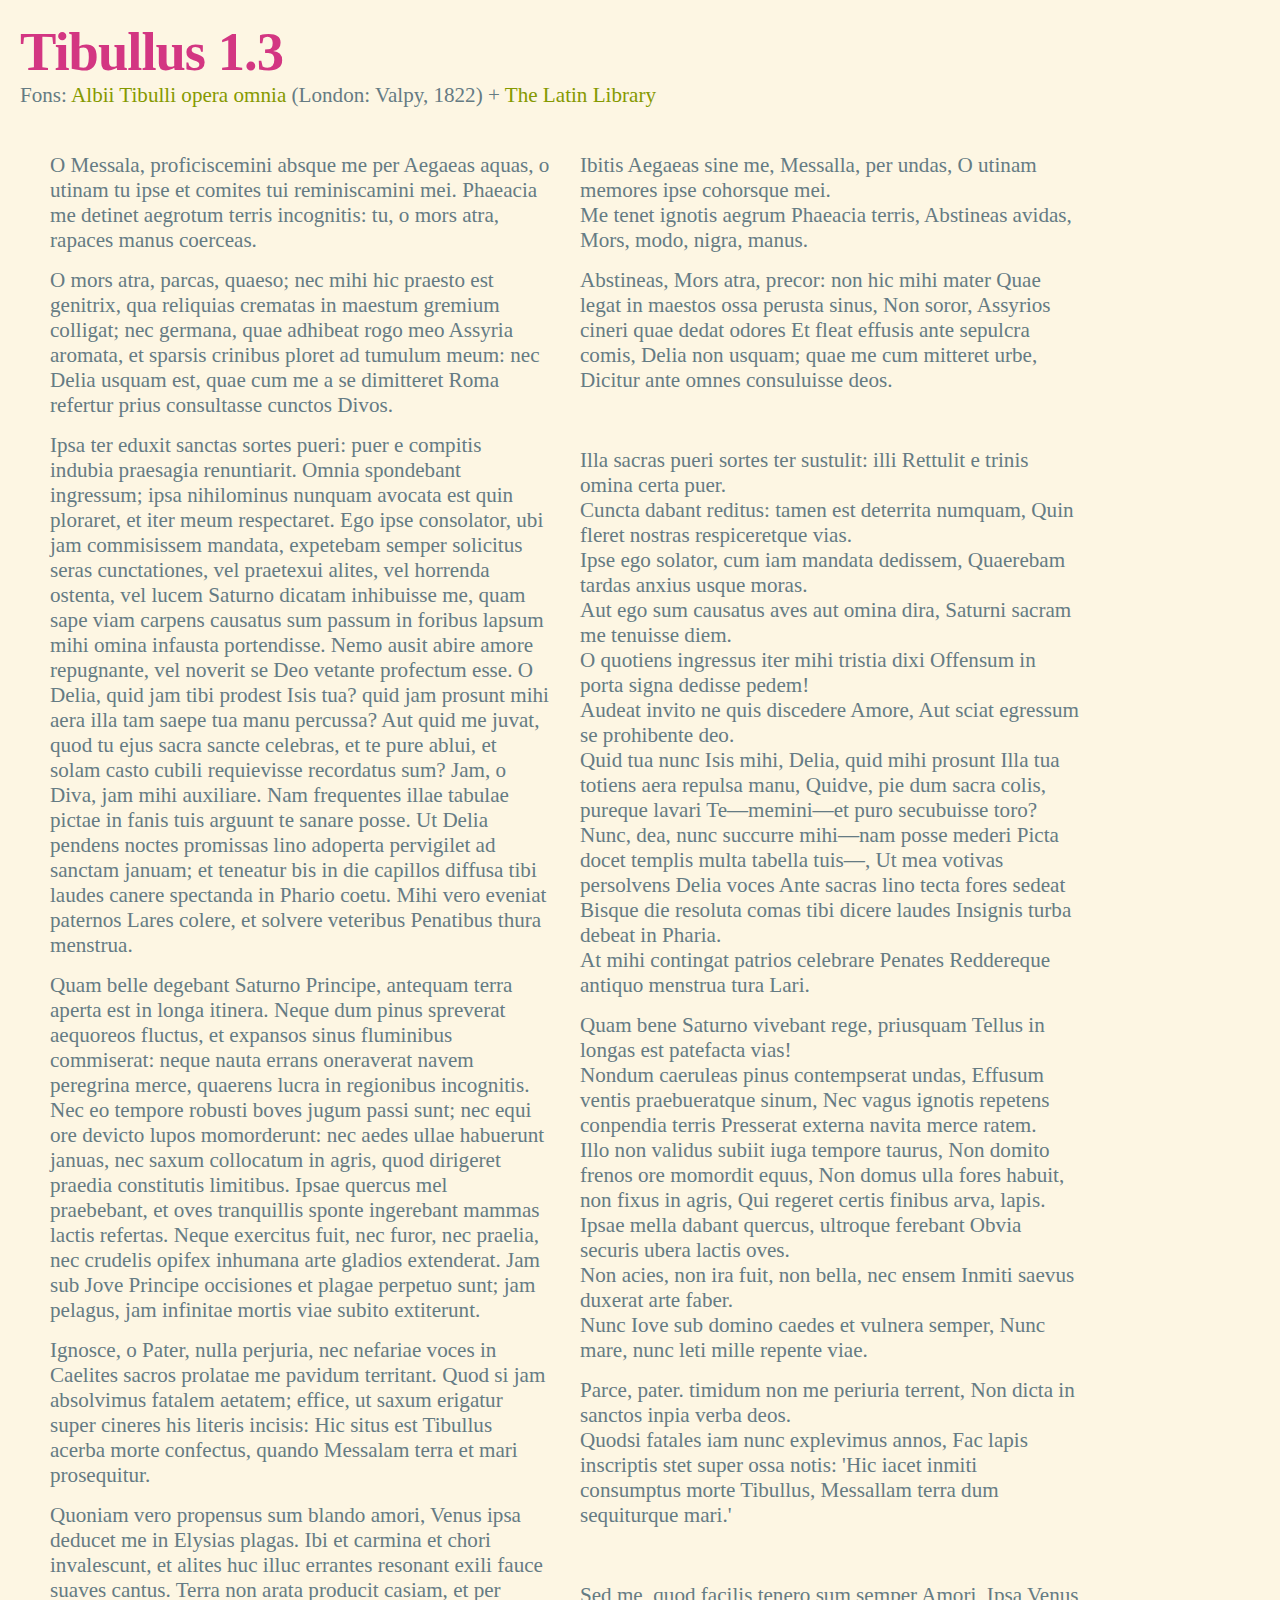
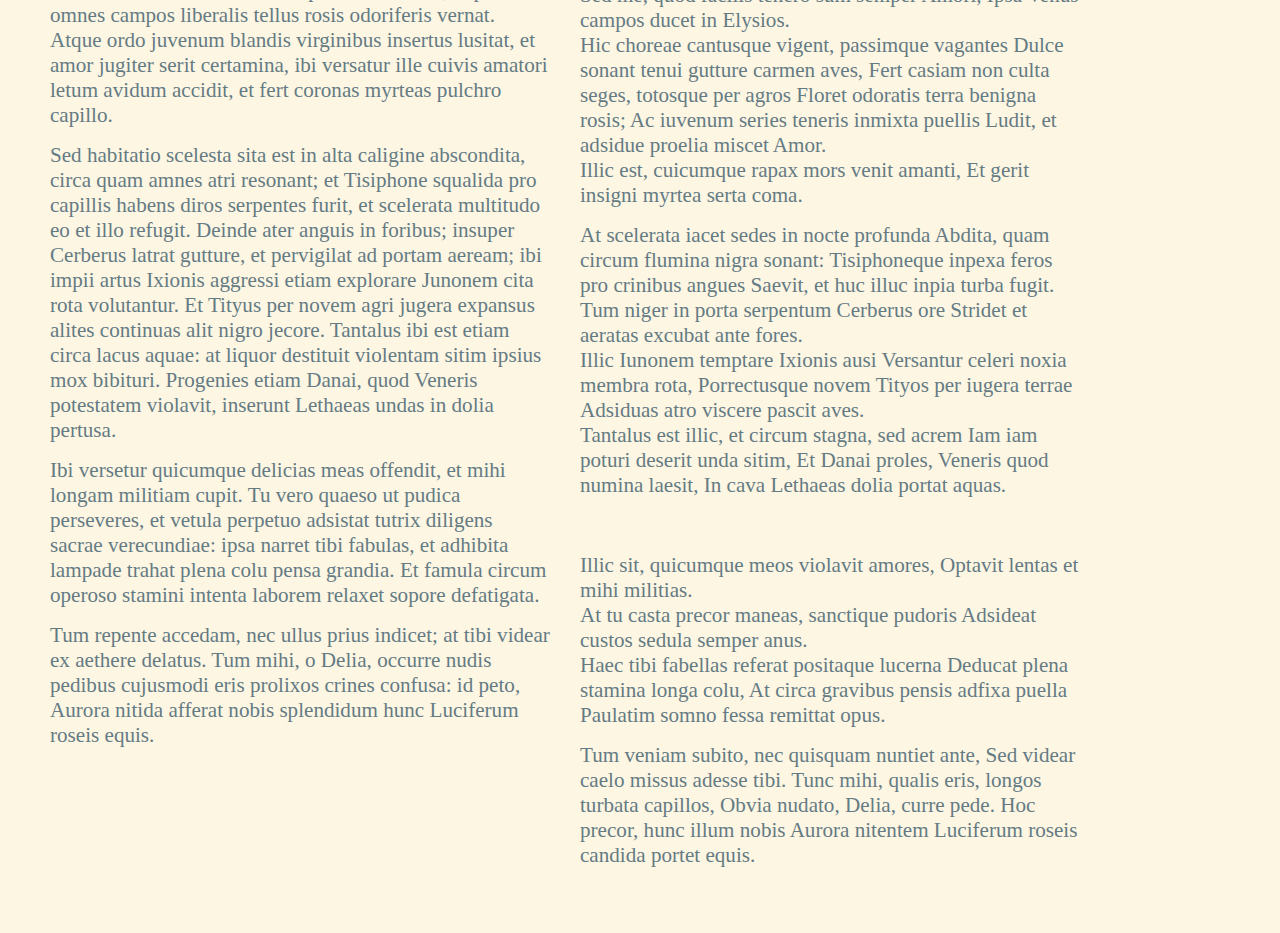
<file: index.html>
<!DOCTYPE html>
<html>

<head>
	<meta charset="UTF-8">
	
	<title>Tibulli carminum 1.3</title>
	<meta name="keywords" content="Tibullus, Latin language, parallel text, paraphrasis, Latin poetry, poetic language, elegy, learning Latin" />
	<meta name="description" content="Tibullus, elegy 1.3 in Valpy's Latin paraphrase and in the original version." />
	<meta name="author" content="Neven Jovanović, Department of Classical Philology, Faculty of Humanities and Social Sciences" />
	<meta name="revised" content="Neven Jovanović, Department of Classical Philology, Faculty of Humanities and Social Sciences, 2017-01-16" />
	
	<link rel="stylesheet" href="style.css">
	
	<script src="http://ajax.googleapis.com/ajax/libs/jquery/1.7.1/jquery.min.js"></script>
	<script src="jquery.mousewheel.js"></script>
	<script>
	$(function(){
		$("#page-wrap").wrapInner("<table cellspacing='30'><tr>");
		$(".post").wrap("<td></td>");
		$("body").mousewheel(function(event, delta) {
			this.scrollLeft -= (delta * 30);
			event.preventDefault();
		});   
	});
	</script>
</head>

<body>
	
  <h1>Tibullus 1.3</h1>
  <p>Fons: <a href="https://books.google.hr/books?id=8kZDAAAAYAAJ">Albii Tibulli opera omnia</a> (London: Valpy, 1822) + <a href="http://www.thelatinlibrary.com/tibullus1.html">The Latin Library</a></p>

	<div id="page-wrap">
		
		<div class="post">

		  <p>О Messala, proficiscemini absque me per Aegaeas aquas, o utinam tu ipse et comites tui reminiscamini mei. Phaeacia me detinet aegrotum terris incognitis: tu, o mors atra, rapaces manus coerceas. </p><p>О mors atra, parcas, quaeso; nec mihi hic praesto est genitrix, qua reliquias crematas in maestum gremium colligat; nec germana, quae adhibeat rogo meo Assyria aromata, et sparsis crinibus ploret ad tumulum meum: nec Delia usquam est, quae cum me a se dimitteret Roma refertur prius consultasse cunctos Divos. </p><p>Ipsa ter eduxit sanctas sortes pueri: puer e compitis indubia praesagia renuntiarit. Omnia spondebant ingressum; ipsa nihilominus nunquam avocata est quin ploraret, et iter meum respectaret. Ego ipse consolator, ubi jam commisissem mandata, expetebam semper solicitus seras cunctationes, vel praetexui alites, vel horrenda ostenta, vel lucem Saturno dicatam inhibuisse me, quam sape viam carpens causatus sum passum in foribus lapsum mihi omina infausta portendisse. Nemo ausit abire amore repugnante, vel noverit se Deo vetante profectum esse. O Delia, quid jam tibi prodest Isis tua? quid jam prosunt mihi aera illa tam saepe tua manu percussa? Aut quid me juvat, quod tu ejus sacra sancte celebras, et te pure ablui, et solam casto cubili requievisse recordatus sum? Jam, o Diva, jam mihi auxiliare. Nam frequentes illae tabulae pictae in fanis tuis arguunt te sanare posse. Ut Delia pendens noctes promissas lino adoperta pervigilet ad sanctam januam; et teneatur bis in die capillos diffusa tibi laudes canere spectanda in Phario coetu. Mihi vero eveniat paternos Lares colere, et solvere veteribus Penatibus thura menstrua. </p><p>Quam belle degebant Saturno Principe, antequam terra aperta est in longa itinera. Neque dum pinus spreverat aequoreos fluctus, et expansos sinus fluminibus commiserat: neque nauta errans oneraverat navem peregrina merce, quaerens lucra in regionibus incognitis. Nec eo tempore robusti boves jugum passi sunt; nec equi ore devicto lupos momorderunt: nec aedes ullae habuerunt januas, nec saxum collocatum in agris, quod dirigeret praedia constitutis limitibus. Ipsae quercus mel praebebant, et oves tranquillis sponte ingerebant mammas lactis refertas. Neque exercitus fuit, nec furor, nec praelia, nec crudelis opifex inhumana arte gladios extenderat. Jam sub Jove Principe occisiones et plagae perpetuo sunt; jam pelagus, jam infinitae mortis viae subito extiterunt. </p><p>Ignosce, o Pater, nulla perjuria, nec nefariae voces in Caelites sacros prolatae me pavidum territant. Quod si jam absolvimus fatalem aetatem; effice, ut saxum erigatur super cineres his literis incisis: Hic situs est Tibullus acerba morte confectus, quando Messalam terra et mari prosequitur. </p><p>Quoniam vero propensus sum blando amori, Venus ipsa deducet me in Elysias plagas. Ibi et carmina et chori invalescunt, et alites huc illuc errantes resonant exili fauce suaves cantus. Terra non arata producit casiam, et per omnes campos liberalis tellus rosis odoriferis vernat. Atque ordo juvenum blandis virginibus insertus lusitat, et amor jugiter serit certamina, ibi versatur ille cuivis amatori letum avidum accidit, et fert coronas myrteas pulchro capillo. </p><p>Sed habitatio scelesta sita est in alta caligine abscondita, circa quam amnes atri resonant; et Tisiphone squalida pro capillis habens diros serpentes furit, et scelerata multitudo eo et illo refugit. Deinde ater anguis in foribus; insuper Cerberus latrat gutture, et pervigilat ad portam aeream; ibi impii artus Ixionis aggressi etiam explorare Junonem cita rota volutantur. Et Tityus per novem agri jugera expansus alites continuas alit nigro jecore. Tantalus ibi est etiam circa lacus aquae: at liquor destituit violentam sitim ipsius mox bibituri. Progenies etiam Danai, quod Veneris potestatem violavit, inserunt Lethaeas undas in dolia pertusa. </p><p>Ibi versetur quicumque delicias meas offendit, et mihi longam militiam cupit. Tu vero quaeso ut pudica perseveres, et vetula perpetuo adsistat tutrix diligens sacrae verecundiae: ipsa narret tibi fabulas, et adhibita lampade trahat plena colu pensa grandia. Et famula circum operoso stamini intenta laborem relaxet sopore defatigata. </p><p>Tum repente accedam, nec ullus prius indicet; at tibi videar ex aethere delatus. Tum mihi, o Delia, occurre nudis pedibus cujusmodi eris prolixos crines confusa: id peto, Aurora nitida afferat nobis splendidum hunc Luciferum roseis equis.</p>
			

		</div>
		
		<div class="post">

			<p>Ibitis Aegaeas sine me, Messalla, per undas,
     O utinam memores ipse cohorsque mei.<br/>
Me tenet ignotis aegrum Phaeacia terris,
			  Abstineas avidas, Mors, modo, nigra, manus.</p><p>
Abstineas, Mors atra, precor: non hic mihi mater 
     Quae legat in maestos ossa perusta sinus,
Non soror, Assyrios cineri quae dedat odores
     Et fleat effusis ante sepulcra comis,
Delia non usquam; quae me cum mitteret urbe,
     Dicitur ante omnes consuluisse deos. </p><p>&nbsp;</p><p>
Illa sacras pueri sortes ter sustulit: illi
     Rettulit e trinis omina certa puer.<br/>
Cuncta dabant reditus: tamen est deterrita numquam,
     Quin fleret nostras respiceretque vias.<br/>
Ipse ego solator, cum iam mandata dedissem, 
     Quaerebam tardas anxius usque moras.<br/>
Aut ego sum causatus aves aut omina dira,
     Saturni sacram me tenuisse diem.<br/>
O quotiens ingressus iter mihi tristia dixi
     Offensum in porta signa dedisse pedem! <br/>
Audeat invito ne quis discedere Amore,
     Aut sciat egressum se prohibente deo.<br/>
Quid tua nunc Isis mihi, Delia, quid mihi prosunt
     Illa tua totiens aera repulsa manu,
Quidve, pie dum sacra colis, pureque lavari 
     Te—memini—et puro secubuisse toro?<br/>
Nunc, dea, nunc succurre mihi—nam posse mederi
     Picta docet templis multa tabella tuis—,
Ut mea votivas persolvens Delia voces
     Ante sacras lino tecta fores sedeat   
Bisque die resoluta comas tibi dicere laudes
     Insignis turba debeat in Pharia.<br/>
At mihi contingat patrios celebrare Penates
     Reddereque antiquo menstrua tura Lari.<br/>
</p><p>Quam bene Saturno vivebant rege, priusquam  
     Tellus in longas est patefacta vias!<br/>
Nondum caeruleas pinus contempserat undas,
     Effusum ventis praebueratque sinum,
Nec vagus ignotis repetens conpendia terris
     Presserat externa navita merce ratem. <br/>
Illo non validus subiit iuga tempore taurus,
     Non domito frenos ore momordit equus,
Non domus ulla fores habuit, non fixus in agris,
     Qui regeret certis finibus arva, lapis.<br/>
Ipsae mella dabant quercus, ultroque ferebant               
     Obvia securis ubera lactis oves.<br/>
Non acies, non ira fuit, non bella, nec ensem
     Inmiti saevus duxerat arte faber.<br/>
Nunc Iove sub domino caedes et vulnera semper,
     Nunc mare, nunc leti mille repente viae.               
</p><p>Parce, pater. timidum non me periuria terrent,
     Non dicta in sanctos inpia verba deos.<br/>
Quodsi fatales iam nunc explevimus annos,
     Fac lapis inscriptis stet super ossa notis:
'Hic iacet inmiti consumptus morte Tibullus,               
     Messallam terra dum sequiturque mari.'
</p><p>&nbsp;</p><p>Sed me, quod facilis tenero sum semper Amori,
     Ipsa Venus campos ducet in Elysios.<br/>
Hic choreae cantusque vigent, passimque vagantes
     Dulce sonant tenui gutture carmen aves,               
Fert casiam non culta seges, totosque per agros
     Floret odoratis terra benigna rosis;
Ac iuvenum series teneris inmixta puellis
     Ludit, et adsidue proelia miscet Amor.<br/>
Illic est, cuicumque rapax mors venit amanti,               
     Et gerit insigni myrtea serta coma.
</p><p>At scelerata iacet sedes in nocte profunda
     Abdita, quam circum flumina nigra sonant:
Tisiphoneque inpexa feros pro crinibus angues
     Saevit, et huc illuc inpia turba fugit.<br/>            
Tum niger in porta serpentum Cerberus ore
     Stridet et aeratas excubat ante fores.<br/>
Illic Iunonem temptare Ixionis ausi
     Versantur celeri noxia membra rota,
Porrectusque novem Tityos per iugera terrae               
     Adsiduas atro viscere pascit aves.<br/>
Tantalus est illic, et circum stagna, sed acrem
     Iam iam poturi deserit unda sitim,
Et Danai proles, Veneris quod numina laesit,
     In cava Lethaeas dolia portat aquas.<br/>          
</p><p>&nbsp;</p><p>Illic sit, quicumque meos violavit amores,
     Optavit lentas et mihi militias.<br/>
At tu casta precor maneas, sanctique pudoris
     Adsideat custos sedula semper anus.<br/>
Haec tibi fabellas referat positaque lucerna               
     Deducat plena stamina longa colu,
At circa gravibus pensis adfixa puella
     Paulatim somno fessa remittat opus.<br/>
</p><p>Tum veniam subito, nec quisquam nuntiet ante,
     Sed videar caelo missus adesse tibi. 
Tunc mihi, qualis eris, longos turbata capillos,
     Obvia nudato, Delia, curre pede. 
Hoc precor, hunc illum nobis Aurora nitentem
     Luciferum roseis candida portet equis. 
</p>
		</div>
		
	</div>
	
</body>

</html>
</file>
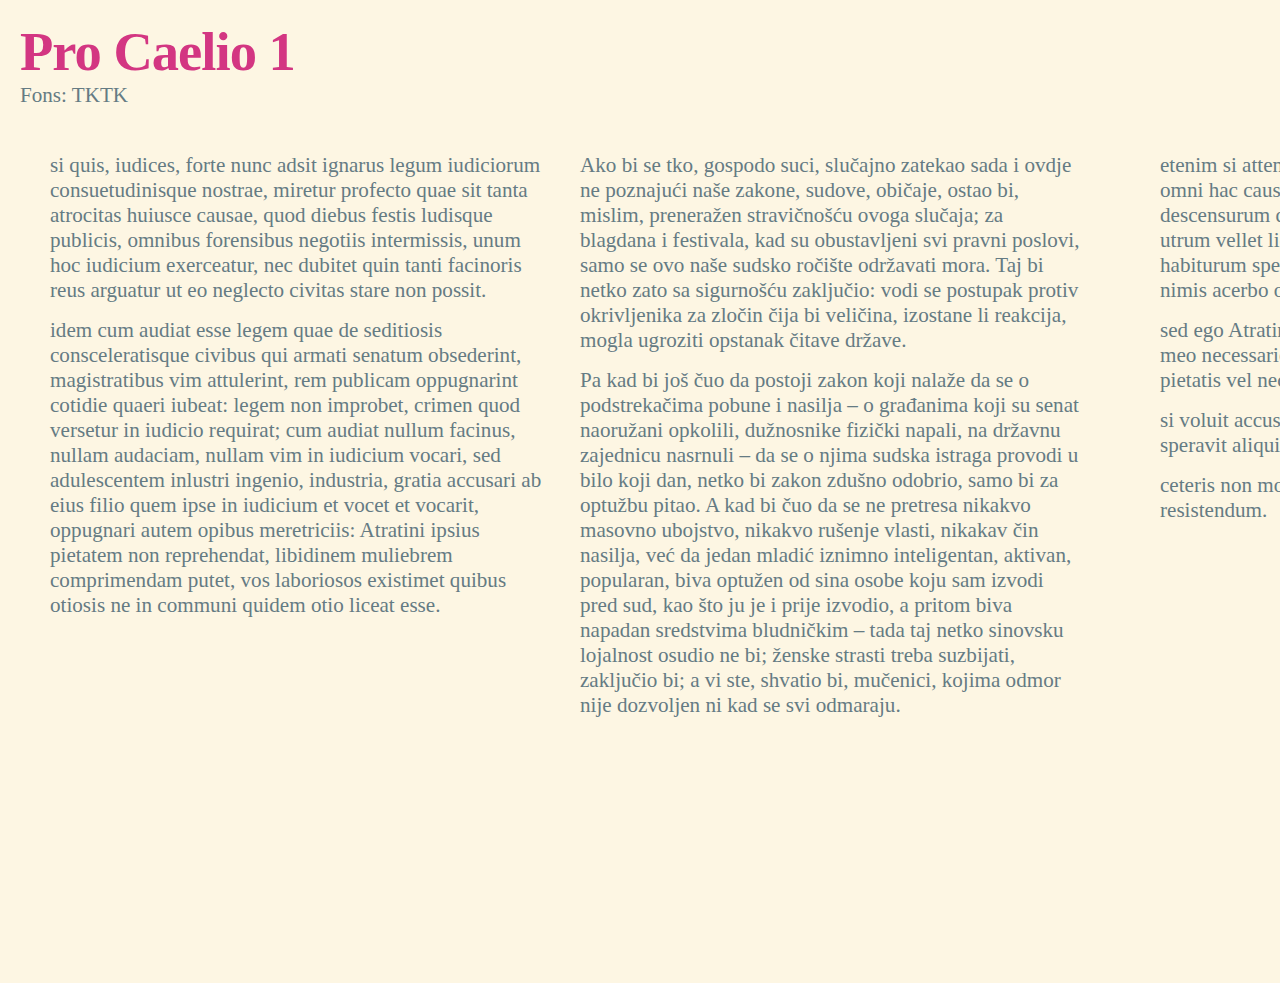
<file: procaelio-lathrv.html>
<!DOCTYPE html>
<html>

<head>
	<meta charset="UTF-8"/>
	
	<title>Ciceronis Pro Caelio oratio 1</title>
	<meta name="keywords" content="Cicero, Latin language, parallel text, paraphrasis, Latin prose, oration, rhetoric, learning Latin" />
	<meta name="description" content="Cicero, Pro Caelio 1 in Latin and Croatian." />
	<meta name="author" content="Neven Jovanović, Department of Classical Philology, Faculty of Humanities and Social Sciences" />
	<meta name="revised" content="Neven Jovanović, Department of Classical Philology, Faculty of Humanities and Social Sciences, 2021-09-13" />
	
	<link rel="stylesheet" href="style.css"/>
	
	<script src="https://ajax.googleapis.com/ajax/libs/jquery/3.6.0/jquery.min.js"></script>
	
</head>

<body>
	
  <h1>Pro Caelio 1</h1>
  <p>Fons: TKTK</p>
	<div id="page-wrap">
		<div class="post" title="1">
         <s title="1.1">si quis, iudices, forte nunc adsit ignarus legum iudiciorum consuetudinisque nostrae, miretur profecto quae sit tanta atrocitas huiusce causae, quod diebus festis ludisque publicis, omnibus forensibus negotiis intermissis, unum hoc iudicium exerceatur, nec dubitet quin tanti facinoris reus arguatur ut eo neglecto civitas stare non possit.</s>
         <s title="1.2">idem cum audiat esse legem quae de seditiosis consceleratisque civibus qui armati senatum obsederint, magistratibus vim attulerint, rem publicam oppugnarint cotidie quaeri iubeat: legem non improbet, crimen quod versetur in iudicio requirat; cum audiat nullum facinus, nullam audaciam, nullam vim in iudicium vocari, sed adulescentem inlustri ingenio, industria, gratia accusari ab eius filio quem ipse in iudicium et vocet et vocarit, oppugnari autem opibus meretriciis: Atratini ipsius pietatem non reprehendat, libidinem muliebrem comprimendam putet, vos laboriosos existimet quibus otiosis ne in communi quidem otio liceat esse.</s>
      </div>
      <div class="post" title="1">
         <s title="1.1">Ako bi se tko, gospodo suci, slučajno zatekao sada i ovdje ne poznajući naše zakone, sudove, običaje, ostao bi, mislim, preneražen stravičnošću ovoga slučaja; za blagdana i festivala, kad su obustavljeni svi pravni poslovi, samo se ovo naše sudsko ročište održavati mora. Taj bi netko zato sa sigurnošću zaključio: vodi se postupak protiv okrivljenika za zločin čija bi veličina, izostane li reakcija, mogla ugroziti opstanak čitave države.</s>
         <s title="1.2">Pa kad bi još čuo da postoji zakon koji nalaže da se o podstrekačima pobune i nasilja – o građanima koji su senat naoružani opkolili, dužnosnike fizički napali, na državnu zajednicu nasrnuli – da se o njima sudska istraga provodi u bilo koji dan, netko bi zakon zdušno odobrio, samo bi za optužbu pitao. A kad bi čuo da se ne pretresa nikakvo masovno ubojstvo, nikakvo rušenje vlasti, nikakav čin nasilja, već da jedan mladić iznimno inteligentan, aktivan, popularan, biva optužen od sina osobe koju sam izvodi pred sud, kao što ju je i prije izvodio, a pritom biva napadan sredstvima bludničkim – tada taj netko sinovsku lojalnost osudio ne bi; ženske strasti treba suzbijati, zaključio bi; a vi ste, shvatio bi, mučenici, kojima odmor nije dozvoljen ni kad se svi odmaraju.</s>
      </div>
      <div class="post" title="2">
         <s title="2.1">etenim si attendere diligenter atque existimare vere de omni hac causa volueritis, sic constituetis, iudices, nec descensurum quemquam ad hanc accusationem fuisse cui utrum vellet liceret nec, cum descendisset, quicquam habiturum spei fuisse, nisi alicuius intolerabili libidine et nimis acerbo odio niteretur.</s>
         <s title="2.2">sed ego Atratino, humanissimo atque optimo adulescenti, meo necessario, ignosco, qui habet excusationem vel pietatis vel necessitatis vel aetatis.</s>
         <s title="2.3">si voluit accusare, pietati tribuo, si iussus est, necessitati, si speravit aliquid, pueritiae.</s>
         <s title="2.4">ceteris non modo nihil ignoscendum sed etiam acriter est resistendum.</s>
      </div>
      <div class="post" title="2">
         <s title="2.1">Kako god bilo, poželite li ovaj slučaj razmotriti pomno i procijeniti realno, naći ćete, gospodo suci, da se postupak ovakve vrste ne bi usudio pokretati nitko tko može samostalno odlučivati; a kad ga je već pokrenuo, ne bi se usudio na najmanju nadu u uspjeh da nije podupiran nečijom nesnosnom požudom i nečijom pakleno ljutom mržnjom.</s>
         <s title="2.2">Ali gospodinu Atratinu, pristojnom i finom mladom čovjeku, meni bliskom, ja mogu oprostiti; opravdavaju ga ili lojalnost, ili nužda, ili dob.</s>
         <s title="2.3">Ako je tužbu sam odlučio pokrenuti, bilo je iz lojalnosti; ako su mu naredili, bilo je iz nužde; ako je imao kakvih ambicija, bilo je zbog djetinjastosti.</s>
         <s title="2.4">Drugima, međutim, ništa ne treba opraštati; dapače, valja po njima udariti svim silama.</s>
      </div>
      <div class="post" title="3">
         <s title="3.1">ac mihi quidem videtur, iudices, hic introitus defensionis adulescentiae <abbr>M.</abbr> Caeli maxime convenire, ut ad ea quae accusatores deformandi huius causa et detrahendae spoliandaeque dignitatis gratia dixerunt primum respondeam.</s>
         <s title="3.2">obiectus est pater varie, quod aut parum splendidus ipse aut parum pie tractatus a filio diceretur.</s>
         <s title="3.3">de dignitate <abbr>M.</abbr> Caelius notis ac maioribus natu etiam sine mea oratione tacitus facile ipse respondet; quibus autem propter senectutem, quod iam diu minus in foro nobiscumque versatur, non aeque est cognitus, hi sic habeant, quaecumque in equite Romano dignitas esse possit, quae certe potest esse maxima, eam semper in <abbr>M.</abbr> Caelio habitam esse summam hodieque haberi non solum a suis sed etiam ab omnibus quibus potuerit aliqua de causa esse notus.</s>
      </div>
      <div class="post" title="3">
         <s title="3.1">A po meni, gospodo suci, sljedeći se pristup obrani čini u najboljem skladu s Celijevom mladošću: na ono što su tužitelji rekli kako bi čovjeka ocrnili te mu dostojanstvo oduzeli i oteli, na to ću prvo odgovoriti.</s>
         <s title="3.2">Prigovara se zbog oca, po više osnova: ili je sam taj gospodin nedovoljno ugledan, ili se prema njemu sin, navodno, odnosio s nedovoljnim poštovanjem.</s>
         <s title="3.3">Na prigovor o ugledu gospodin će Celije znancima i starijima, i bez mojeg govora, i šutke, posve lako sam odgovoriti; a kome zbog svoje starosti, budući da već dugo ne dolazi na trg i među nas, nije dostatno poznat, ti neka pamte: kakva god u rimskoga ekvita može biti ugleda (a može ga biti, naravno, u najvećoj mogućoj mjeri), on je oduvijek iznimno krasio gospodina Celija, te ga i danas krasi; štuju ga ne samo njegovi, nego svi koji su se iz ma kojeg razloga mogli s njime upoznati.</s>
      </div>
      <div class="post" title="4">
         <s title="4.1">equitis autem Romani esse filium criminis loco poni ab accusatoribus neque his iudicantibus oportuit neque defendentibus nobis.</s>
         <s title="4.2">nam quod de pietate dixistis, est ista quidem nostra existimatio sed iudicium certe parentis.</s>
         <s title="4.3">quid nos opinemur audietis ex iuratis; quid parentes sentiant lacrimae matris incredibilisque maeror, squalor patris et haec praesens maestitia quam cernitis luctusque declarat.</s>
      </div>
      <div class="post" title="4">
         <s title="4.1">A to da je netko sin rimskoga ekvita ne bi se smjelo kao optužba iznositi niti pred ovakvom porotom niti preda mnom kao braniteljem.</s>
         <s title="4.2">U vezi s vašom izjavom o poštovanju, to je, slažem se, stvar procjene, ali konačan sud mora svakako donijeti sam roditelj.</s>
         <s title="4.3">Koji je naš stav, čut ćete od zakletih svjedoka; što osjećaju roditelji, jasno pokazuju majčine suze i neizreciva tuga, očeva potištenost i ovaj jad koji promatrate, jad i žalost.</s>
      </div>
      <div class="post" title="5">
         <s title="5.1">nam quod est obiectum municipibus esse adulescentem non probatum suis, nemini umquam praesenti †Praestutiani† maiores honores habuerunt, iudices, quam absenti <abbr>M.</abbr> Caelio; quem et absentem in amplissimum ordinem cooptarunt et ea non petenti detulerunt quae multis petentibus denegarunt.</s>
         <s title="5.2">idemque nunc lectissimos viros et nostri ordinis et equites Romanos cum legatione ad hoc iudicium et cum gravissima atque ornatissima laudatione miserunt.</s>
         <s title="5.3">videor mihi iecisse fundamenta defensionis meae, quae firmissima sunt si nituntur iudicio suorum.</s>
         <s title="5.4">neque enim vobis satis commendata huius aetas esse posset, si non modo parenti, tali viro, verum etiam municipio tam inlustri ac tam gravi displiceret.</s>
      </div>
      <div class="post" title="5">
         <s title="5.1">U vezi s tvrdnjom da je mladić izazvao nezadovoljstvo svojih sugrađana, nikad ni u čijoj prisutnosti nisu Pretutijani iskazivali veće počasti, gospodo suci, nego u odsutnosti gospodina Marka Celija; ne samo da su ga odsutnoga uključili u svoje najuglednije tijelo, nego su mu i bez njegova traženja dodijelili ono što su uskratili mnogima koji jesu tražili.</s>
         <s title="5.2">Isti su oni sada na ovo suđenje odaslali najistaknutiju gospodu, i članove našeg tijela i rimske ekvite, s predstavničkim ovlastima i s važnom i elokventnom pohvalom.</s>
         <s title="5.3">Time sam, smatram, za svoju obranu postavio temelje, i to najčvršće, budući da se oslanjaju na potvrdu bližnjih ovdje prisutnoga.</s>
         <s title="5.4">Za mladost toga čovjeka ne bi se nipošto moglo adekvatno jamčiti kad bi protiv njega nešto imali bilo roditelj, takav istaknut gospodin, bilo municipij tako ugledan i tako relevantan.</s>
      </div>
      <div class="post" title="6">
         <s title="6.1">equidem, ut ad me revertar, ab his fontibus profluxi ad hominum famam, et meus hic forensis labor vitaeque ratio demanavit ad existimationem hominum paulo latius commendatione ac iudicio meorum.</s>
         <s title="6.1">nam quod obiectum est de pudicitia quodque omnium accusatorum non criminibus sed vocibus maledictisque celebratum est, id numquam tam acerbe feret <abbr>M.</abbr> Caelius ut eum paeniteat non deformem esse natum.</s>
         <s title="6.2">sunt enim ista maledicta pervolgata in omnis quorum in adulescentia forma et species fuit liberalis.</s>
         <s title="6.3">sed aliud est male dicere, aliud accusare.</s>
         <s title="6.4">accusatio crimen desiderat, rem ut definiat, hominem notet, argumento probet, teste confirmet; maledictio autem nihil habet propositi praeter contumeliam; quae si petulantius iactatur, convicium, si facetius, urbanitas nominatur.</s>
      </div>
      <div class="post" title="6">
         <s title="6.1">Pa i osobno sam, da spomenem i sebe, s takva jednog izvora krenuo prema popularnosti u narodu, i ovi su moji javni napori i životna načela naišli na nešto šire odobravanje upravo osnaženi jamčenjem i potvrdom mojih bližnjih.</s>
         <s title="6.1">Što se tiče predbacivanja na račun moralnosti, onih koja su svi tužitelji višekratno iznosili ne potkrepljujući ih konkretnim optužbama već insinuacijama i uvredama, ta predbacivanja gospodina Celija nipošto neće pogoditi u tolikoj mjeri da požali što se nije rodio ružan.</s>
         <s title="6.2">Takve se zlobne priče, znamo, šire o svima koji su u mladosti bili pristojne i skladne vanjštine.</s>
         <s title="6.3">Ali jedno je tračati, drugo tužiti na sudu.</s>
         <s title="6.4">Tužiteljska zadaća traži optužbu, definirano djelo, imenovanu osobu, jasno obrazloženje, potvrdu svjedoka; za vrijeđanje ne treba ništa osim zlobe; ako je vrijeđanje bezobraznije, zovemo ga prostotom, ako je kultiviranije, zovemo ga duhovitošću.</s>
      </div>
      <div class="post" title="7">
         <s title="7.1">quam quidem partem accusationis admiratus sum et moleste tuli potissimum esse Atratino datam.</s>
         <s title="7.2">neque enim decebat neque aetas illa postulabat neque, id quod animum advertere poteratis, pudor patiebatur optimi adulescentis in tali illum oratione versari.</s>
         <s title="7.3">vellem aliquis ex vobis robustioribus hunc male dicendi locum suscepisset; aliquanto liberius et fortius et magis more nostro refutaremus istam male dicendi licentiam.</s>
         <s title="7.4">tecum, Atratine, agam lenius, quod et pudor tuus moderatur orationi meae et meum erga te parentemque tuum beneficium tueri debeo.</s>
      </div>
      <div class="post" title="7">
         <s title="7.1">Za taj sam se, dakle, dio optužbe začudio, i teško mi je palo, što je dodijeljen upravo gospodinu Atratinu.</s>
         <s title="7.2">To nije bilo u redu; njegova dob nije tome bila prikladna i, kao što ste mogli zapaziti, pristojnost toga odličnog mladog čovjeka teško se nosila s takvim govorničkim pristupom.</s>
         <s title="7.3">Bilo bi mi drago da je netko od vas veterana preuzeo taj zadatak zlobnog vrijeđanja; nešto bismo slobodnije i jače i više u vlastitom stilu pobili tu razuzdanost zločestoće.</s>
         <s title="7.4">S vama, gospodine Atratine, bit ću blaži, kako zato što vaša pristojnost postavlja granice mojim riječima, tako i zato što moram poštivati lojalnost koja me veže s vama i vašim roditeljem.</s>
      </div>
      <div class="post" title="8">
         <s title="8.1">illud tamen te esse admonitum volo, primum ut qualis es talem te omnes esse existiment, ut quantum a rerum turpitudine abes tantum te a verborum libertate seiungas; deinde ut ea in alterum ne dicas quae, cum tibi falso responsa sint, erubescas.</s>
         <s title="8.2">quis est enim cui via ista non pateat, quis est qui huic aetati atque isti dignitati non possit quam velit petulanter, etiam si sine ulla suspicione, at non sine argumento male dicere?</s>
         <s title="8.3">sed istarum partium culpa est eorum qui te agere voluerunt; laus pudoris tui, quod ea te invitum dicere videbamus, ingeni, quod ornate politeque dixisti.</s>
      </div>
      <div class="post" title="8">
         <s title="8.1">Htio bih vas ipak upozoriti na sljedeće: prvo, kakvi jeste, takvim neka vas svi i smatraju, pa se onoliko koliko ste udaljeni od sramotna ponašanja ogradite i od slobodna izražavanja; potom, drugome nemojte govoriti ono za što biste, da se vama neosnovano predbacuje, morali pocrvenjeti.</s>
         <s title="8.2">Pa kome od nas nije otvoren takav put, tko ne bi mogao ovakvu dob i takvu skladnost zlobno vrijeđati, svakako bez ikakva osnova za sumnju, ali ne bez polazišta za izmišljanje?</s>
         <s title="8.3">No, krivnja za preuzimanje takve uloge na onima je koji su htjeli da nastupite pred sudom; na čast je vašoj pristojnosti što smo vidjeli da o svemu tome govorite nevoljko, a na čast je talentu što ste govorili elegantno i dotjerano.</s>
      </div>
      <div class="post" title="9">
         <s title="9.1">verum ad istam omnem orationem brevis est defensio.</s>
         <s title="9.2">nam quoad aetas <abbr>M.</abbr> Caeli dare potuit isti suspicioni locum, fuit primum ipsius pudore, deinde etiam patris diligentia disciplinaque munita.</s>
         <s title="9.3">qui ut huic togam virilem dedit — nihil dicam hoc loco de me; tantum sit quantum vos existimatis; hoc dicam, hunc a patre continuo ad me esse deductum — nemo hunc <abbr>M.</abbr> Caelium in illo aetatis flore vidit nisi aut cum patre aut mecum aut in <abbr>M.</abbr> Crassi castissima domo cum artibus honestissimis erudiretur.</s>
      </div>
      <div class="post" title="9">
         <s title="9.1">Protiv čitavog toga vašeg govora, međutim, obrana je kratka.</s>
         <s title="9.2">U mjeri u kojoj je mladost gospodina Celija mogla dati povoda za vaše insinuacije, ta je mladost bila zaštićena prvo čednošću njega samog, a potom i očevim angažmanom i odgojem.</s>
         <s title="9.3">A kad je otac gospodinu Celiju dao mušku togu – na ovom mjestu ni riječi o meni; to neka vrijedi onoliko koliko smatrate da vrijedi; reći ću tek sljedeće: otac ga je smjesta doveo k meni – nitko ovdje prisutnog gospodina Celija, u tom tadašnjem procvatu mladenaštva, nije vidio bez oca, ili bez mene, ili izvan čestita doma gospodina Krasa, gdje se obrazovao u najčasnijim umijećima.</s>
      </div>
      <div class="post" title="10">
         <s title="10.1">nam quod Catilinae familiaritas obiecta Caelio est, longe ab ista suspicione abhorrere debet.</s>
         <s title="10.2">hoc enim adulescente scitis consulatum mecum petisse Catilinam.</s>
         <s title="10.3">ad quem si accessit aut si a me discessit umquam — quamquam multi boni adulescentes illi homini nequam atque improbo studuerunt — tum existimetur Caelius Catilinae nimium familiaris fuisse.</s>
         <s title="10.4">at enim postea scimus et vidimus esse hunc in illius etiam amicis.</s>
         <s title="10.5">quis negat?</s>
         <s title="10.6">sed ego illud tempus aetatis quod ipsum sua sponte infirmum, aliorum autem libidine infestum est, id hoc loco defendo.</s>
         <s title="10.7">fuit adsiduus mecum praetore me; non noverat Catilinam; Africam tum praetor ille obtinebat.</s>
         <s title="10.8">secutus est tum annus, causam de pecuniis repetundis Catilina dixit.</s>
         <s title="10.9">mecum erat hic; illi ne advocatus quidem venit umquam.</s>
         <s title="10.10">deinceps fuit annus quo ego consulatum petivi; petebat Catilina mecum.</s>
         <s title="10.11">numquam ad illum accessit, a me numquam recessit.</s>
      </div>
      <div class="post" title="10">
         <s title="10.1">Bliskost s Katilinom predbačena je gospodinu Celiju.</s>
         <s title="10.2">Što se toga tiče, od osnova za sumnju nužno je miljama udaljen.</s>
         <s title="10.3">Naime, na pragu Celijeve mladosti, kako znate, Katilina se protiv mene natjecao za konzulsku čast.</s>
         <s title="10.4">Da se Katilini približio, ili da se od mene ikad udaljio – mada su mnogi valjani mladići bili na strani onoga opasnog i nepoštenog čovjeka – tada bi se moglo smatrati da je gospodin Celije bio Katilini odviše blizak.</s>
         <s title="10.5">Kasnije, međutim, znamo i vidjeli smo da je Celije čak bio među njegovim prijateljima.</s>
         <s title="10.6">Tko bi to porekao?</s>
         <s title="10.7">Ali ja na ovom mjestu branim ono životno doba koje je samo po sebi voljom nejako, a tuđom požudom opsjedano.</s>
         <s title="10.8">Zaista, bio je neprestano uza me za moje preture; Katilinu nije ni upoznao; taj je tada bio u Africi kao propretor.</s>
         <s title="10.9">Prošla je godina dana, Katilina je morao odgovarati zbog zloupotrebe dužnosti.</s>
         <s title="10.10">Celije je i dalje bio uza me, Katilini se nije približio čak ni kao pravni savjetnik, ni u jednom času.</s>
         <s title="10.11">Potom je došla godina kad sam se kandidirao za konzula; Katilina se kandidirao sa mnom.</s>
         <s title="10.12">Nikada njemu nije prišao, od mene nikad nije odstupio.</s>
      </div>
      <div class="post" title="11">
         <s title="11.1">tot igitur annos versatus in foro sine suspicione, sine infamia, studuit Catilinae iterum petenti.</s>
         <s title="11.2">quem ergo ad finem putas custodiendam illam aetatem fuisse?</s>
         <s title="11.3">nobis quidem olim annus erat unus ad cohibendum bracchium toga constitutus, et ut exercitatione ludoque campestri tunicati uteremur, eademque erat, si statim merere stipendia coeperamus, castrensis ratio ac militaris.</s>
         <s title="11.4">qua in aetate nisi qui se ipse sua gravitate et castimonia et cum disciplina domestica tum etiam naturali quodam bono defenderet, quoquo modo a suis custoditus esset, tamen infamiam veram effugere non poterat.</s>
         <s title="11.5">sed qui prima illa initia aetatis integra atque inviolata praestitisset, de eius fama ac pudicitia, cum iam sese conroboravisset ac vir inter viros esset, nemo loquebatur.</s>
      </div>
      <div class="post" title="11">
         <s title="11.1">Pošto je, dakle, toliko godina proveo u javnom životu bez najmanjeg osnova za sumnju, bez sramote, stao je na Katilininu stranu kad se ovaj drugi put kandidirao.</s>
         <s title="11.2">Dobro, što mislite, dokle je valjalo bdjeti nad tom mladošću?</s>
         <s title="11.3">U naše smo vrijeme imali jednu jedinu godinu dana da ruku sakrivamo togom, i da u tunici treniramo gimnastiku i atletiku, i isto toliko (ako bismo odmah počeli služiti vojni rok) za logorsku i borbenu obuku.</s>
         <s title="11.4">A u takvoj dobi, ako se netko nije sam branio svojom moralnošću i čednošću, svojim kućnim odgojem kao i nekom prirodnom valjanošću, ma koliko ga njegovi bližnji čuvali, ipak nije mogao izbjeći onaj pravi zao glas.</s>
         <s title="11.5">Nasuprot tome, tko je sam početak mladosti očuvao neokrnjenim i neokaljanim, o njegovoj reputaciji i čistoći, pošto je već očvrsnuo i postao muškarac među muškarcima, nitko više ne bi širio glasine.</s>
      </div>
      <div class="post" title="12">
         <s title="12.1">at studuit Catilinae, cum iam aliquot annos esset in foro, Caelius.</s>
         <s title="12.2">et multi hoc idem ex omni ordine atque ex omni aetate fecerunt.</s>
         <s title="12.3">habuit enim ille, sicuti meminisse vos arbitror, permulta maximarum non expressa signa sed adumbrata virtutum.</s>
         <s title="12.4">utebatur hominibus improbis multis; et quidem optimis se viris deditum esse simulabat.</s>
         <s title="12.5">erant apud illum inlecebrae libidinum multae; erant etiam industriae quidam stimuli ac laboris.</s>
         <s title="12.6">flagrabant vitia libidinis apud illum; vigebant etiam studia rei militaris.</s>
         <s title="12.7">neque ego umquam fuisse tale monstrum in terris ullum puto, tam ex contrariis diversisque inter se pugnantibus naturae studiis cupiditatibusque conflatum.</s>
      </div>
      <div class="post" title="12">
         <s title="12.1">Ali stao je na stranu Katiline, pošto je već nekoliko godina proveo u javnom životu, naš gospodin Celije.</s>
         <s title="12.2">Stali su i mnogi iz svakog staleža i svake životne dobi.</s>
         <s title="12.3">Katilina je bio, naime, čovjek (kao što ćete se, držim, sjetiti) s bezbroj crta najvećih vrlina – ne jasno izraženih, ali nagoviještenih.</s>
         <s title="12.4">Bio je povezan s brojnim opasnim ljudima, no hinio je da je odan najboljima.</s>
         <s title="12.5">Nudio je obilje mamaca za požudu, a i neki impuls energije i djelovanja.</s>
         <s title="12.6">Požar izopačenih požuda gorio je u njemu, a imao je i živ interes za vojno umijeće.</s>
         <s title="12.7">Po mojoj procjeni, takvo čudovište nikad nije na svijetu postojalo, takva slitina suprotstavljenih, proturječnih, međusobno poništavajućih, a urođenih težnji i nagona.</s>
      </div>
      <div class="post" title="13">
         <s title="13.1">quis clarioribus viris quodam tempore iucundior, quis turpioribus coniunctior? quis civis meliorum partium aliquando, quis taetrior hostis huic civitati? quis in voluptatibus inquinatior, quis in laboribus patientior? quis in rapacitate avarior, quis in largitione effusior?</s>
         <s title="13.2">illa vero, iudices, in illo homine admirabilia fuerunt, comprehendere multos amicitia, tueri obsequio, cum omnibus communicare quod habebat, servire temporibus suorum omnium pecunia, gratia, labore corporis, scelere etiam, si opus esset, et audacia, versare suam naturam et regere ad tempus atque huc et illuc torquere ac flectere, cum tristibus severe, cum remissis iucunde, cum senibus graviter, cum iuventute comiter, cum facinerosis audaciter, cum libidinosis luxuriose vivere.</s>
      </div>
      <div class="post" title="13">
         <s title="13.1">Tko je u jedno doba bio uglednijim ljudima draži od njega, tko besramnijima bliži? Tko je nekoć bio građanin pozitivnije orijentacije, tko gnjusniji dušmanin ovoj državi? Tko je u užicima bio razvratniji, tko u naporima izdržljiviji? Tko u otimačini nezajažljiviji, tko u donacijama izdašniji?</s>
         <s title="13.2">Upravo su nevjerojatna bila, gospodo, svojstva u tome čovjeku: organizirano povezivanje mnogih, štićenje odanošću, dijeljenje svojine sa svima, potpomaganje svojih novcem, utjecajem, tjelesnim naporom, pa i, kad je bilo potrebno, zlodjelom i riskiranjem; preoblikovanje vlastite naravi i prilagođavanje okolnostima, povijanje i skretanje sad ovamo, sad onamo; s puritancima disciplinirano ponašanje, s liberalnima zaigrano, sa starcima dostojanstveno, s omladinom šarmantno, s radikalima neustrašivo, s hedonistima razulareno.</s>
      </div>
      <div class="post" title="14">
         <s title="14.1">hac ille tam varia multiplicique natura cum omnis omnibus ex terris homines improbos audacisque conlegerat, tum etiam multos fortis viros et bonos specie quadam virtutis adsimulatae tenebat.</s>
         <s title="14.2">neque  umquam ex illo delendi huius imperi tam consceleratus impetus exstitisset, nisi tot vitiorum tanta immanitas quibusdam facilitatis et patientiae radicibus niteretur.</s>
         <s title="14.3">qua re ista condicio, iudices, respuatur, nec Catilinae familiaritatis crimen haereat.</s>
         <s title="14.4">est enim commune cum multis et cum quibusdam bonis.</s>
         <s title="14.5">me ipsum, me, inquam, quondam paene ille decepit, cum et civis mihi bonus et optimi cuiusque cupidus et firmus amicus ac fidelis videretur; cuius ego facinora oculis prius quam opinione, manibus ante quam suspicione deprendi.</s>
         <s title="14.6">cuius in magnis catervis amicorum si fuit etiam Caelius, magis est ut ipse moleste ferat errasse se, sicuti non numquam in eodem homine me quoque erroris mei paenitet, quam ut istius amicitiae crimen reformidet.</s>
      </div>
      <div class="post" title="14">
         <s title="14.1">Zahvaljujući svojoj mnogostranoj i fleksibilnoj naravi taj je čovjek uspio ne samo okupiti sve sumnjive i opasne osobe sa svih strana svijeta, nego je i mnogu vrlu i valjanu gospodu opčinio svojevrsnim sjajem hinjene vrline.</s>
         <s title="14.2">Nikad on ne bi uspio organizirati tako razoran pokušaj rušenja ove vlasti da se ekstremizam njegovih bezbrojnih poroka nije oslanjao na neke temelje pristupačnosti i samokontrole.</s>
         <s title="14.3">Iz tih razloga ovaj napad, gospodo suci, valja odlučno odbaciti; optužba za bliskost s Katilinom nije održiva.</s>
         <s title="14.4">Ona, naime, može pogoditi mnoge, pa i poneke od najboljih među nama.</s>
         <s title="14.5">I mene je, upravo mene, gospodo, taj čovjek u jednom času gotovo prevario, kad mi se valjanim građaninom prikazao i pristalicom najviših ideala i pouzdanim i vjernim saveznikom; sam sam se u njegove zločine prije uvjerio očima nego očekivanjima, prije sam ih imao u rukama nego na umu.</s>
         <s title="14.6">Među nepreglednom masom saveznika takve individue ako je bio i gospodin Celije, treba mu prije biti žao što je pogriješio – kao što se i ja često kajem zbog greške u vezi s tim čovjekom – nego što treba strahovati od optužbe za savezništvo s Katilinom.</s>
      </div>
      <div class="post" title="15">
         <s title="15.1">itaque a maledictis impudicitiae ad coniurationis invidiam oratio est vestra delapsa.</s>
         <s title="15.2">posuistis enim, atque id tamen titubanter et strictim, coniurationis hunc propter amicitiam Catilinae participem fuisse; in quo non modo crimen non haerebat sed vix diserti adulescentis cohaerebat oratio.</s>
         <s title="15.3">qui enim tantus furor in Caelio, quod tantum aut in moribus naturaque volnus aut in re atque fortuna? ubi denique est in ista suspicione Caeli nomen auditum?</s>
         <s title="15.4">nimium multa de re minime dubia loquor; hoc tamen dico.</s>
         <s title="15.5">non modo si socius coniurationis, sed nisi inimicissimus istius sceleris fuisset, numquam coniurationis accusatione adulescentiam suam potissimum commendare voluisset.</s>
      </div>
      <div class="post" title="15">
         <s title="15.1">Tako je s kleveta o nemoralu vaš govor skliznuo u poticanje zazora zbog urote.</s>
         <s title="15.2">Ustvrdili ste, naime, pa i to tek s oklijevanjem i neodređenošću, da je gospodin Celije bio sudionik u uroti – zbog bliskosti s Katilinom; pritom ne samo da optužba nije stajala nego je i govor elokventnog mladića bio jedva suvisao.</s>
         <s title="15.3">Ta gdje u Celiju ima radikalnog bjesnila, koja je to rana otvorena u njegovu karakteru i naravi, ili u imetku i situaciji?  Napokon, gdje se u cijeloj toj aferi čulo Celijevo ime?</s>
         <s title="15.4">Previše govorim o nimalo dvojbenoj stvari; ipak, reći ću još ovo.</s>
         <s title="15.5">U slučaju da je imao veze s urotom – štoviše, u ma kojem slučaju osim da nije bio najveći protivnik toga zločinstva – nikad se ne bi usudio vrline svoje mladosti isticati pokretanjem tužbe zbog sudjelovanja u uroti.</s>
      </div>
      <div class="post" title="16">
         <s title="16.1">quod haud scio an de ambitu et de criminibus istis sodalium ac sequestrium, quoniam huc incidi, similiter respondendum putem.</s>
         <s title="16.2">numquam enim tam Caelius amens fuisset ut, si sese isto infinito ambitu commaculasset, ambitus alterum accusaret, neque eius facti in altero suspicionem quaereret cuius ipse sibi perpetuam licentiam optaret, nec, si sibi semel periculum ambitus subeundum putaret, ipse alterum iterum ambitus crimine arcesseret.</s>
         <s title="16.3">quod quamquam nec sapienter et me invito facit, tamen est eius modi cupiditas ut magis insectari alterius innocentiam quam de se timide cogitare videatur.</s>
      </div>
      <div class="post" title="16">
         <s title="16.1">Čini mi se posve prihvatljivim da i o predizbornoj korupciji i o onim optužbama za partnerstvo u organiziranom prikupljanju mita, kad sam već na ovoj temi, odgovorim slično.</s>
         <s title="16.2">Nikad ne bi gospodin Celije bio toliko lud da, ukoliko se sam okaljao tim beskrajem korupcije, drugoga tuži za korupciju, i ne bi poticao sumnju da je drugi umiješan u djelo kakvo bi sam kod sebe želio zauvijek zataškati, i ne bi, da je sam strepio od progona zbog korupcije, drugoga ponovo izvodio na sud pod optužbom za korupciju.</s>
         <s title="16.3">Mada u tom pogledu ne postupa mudro, i mada ja osobno to ne odobravam, sve ukazuje da su njegovi motivi ipak više u proganjanju tuđe nevinosti negoli u strahovanju za vlastitu sigurnost.</s>
      </div>
      <div class="post" title="17">
         <s title="17.1">nam quod aes alienum obiectum est, sumptus reprehensi, tabulae flagitatae, videte quam pauca respondeam.</s>
         <s title="17.2">tabulas qui in patris potestate est nullas conficit.</s>
         <s title="17.3">versuram numquam omnino fecit ullam.</s>
         <s title="17.4">sumptus unius generis obiectus est, habitationis; triginta milibus dixistis habitare.</s>
         <s title="17.5">nunc demum intellego <abbr>P.</abbr> Clodi insulam esse venalem, cuius hic in aediculis habitat decem, ut opinor, milibus.</s>
         <s title="17.6">vos autem dum illi placere voltis, ad tempus eius mendacium vestrum accommodavistis.</s>
      </div>
      <div class="post" title="17">
         <s title="17.1">A na predbacivanja o prezaduženosti, na kritike o rastrošnosti, na zahtjev za uvidom u poslovne knjige, odgovorit ću kratko – pazite kako.</s>
         <s title="17.2">Poslovne knjige onaj tko je pod očevim skrbništvom ne mora voditi.</s>
         <s title="17.3">Kredit jedan jedini nikad u životu reprogramirao nije.</s>
         <s title="17.4">Rastrošnost mu je predbačena po jednoj osnovi, zbog najamnine za stan; trideset tisuća sestercija, rekli ste, iznos je koji plaća za najam.</s>
         <s title="17.5">Sad mi je sve jasno – mora da gospodin Klodije prodaje svoju nekretninu, onu gdje u jednom od apartmana Celije stanuje za, čini mi se, deset tisuća.</s>
         <s title="17.6">Pa ste vi, izlazeći čovjeku u susret, prilagodili svoju laž Klodijevu oglasu.</s>
      </div>
      <div class="post" title="18">
         <s title="18.1">reprehendistis a patre quod semigrarit.</s>
         <s title="18.2">quod quidem in hac aetate minime reprendendum est.</s>
         <s title="18.3">qui cum et ex publica causa iam esset mihi quidem molestam, sibi tamen gloriosam victoriam consecutus et per aetatem magistratus petere posset, non modo permittente patre sed etiam suadente ab eo semigravit et, cum domus patris a foro longe abesset, quo facilius et nostras domus obire et ipse a suis coli posset, conduxit in Palatio non magno domum.</s>
         <s title="18.4">quo loco possum dicere id quod vir clarissimus, <abbr>M.</abbr> Crassus, cum de adventu regis Ptolemaei quereretur, paulo ante dixit: 
               Vtinam ne in nemore Pelio — ac longius mihi quidem contexere hoc carmen liceret:  
                
                  nam numquam era errans hanc molestiam nobis exhiberet  
               Medea animo aegro, amore saevo saucia.</s>
         <s title="18.5">sic enim, iudices, reperietis quod, cum ad id loci venero, ostendam, hanc Palatinam Medeam migrationemque hanc adulescenti causam sive malorum omnium sive potius sermonum fuisse.</s>
      </div>
      <div class="post" title="18">
         <s title="18.1">Predbacili ste da se odselio od oca.</s>
         <s title="18.2">Tako što u toj dobi ne zaslužuje kritiku.</s>
         <s title="18.3">Gospodin Celije, pošto je u slučaju od državnog značaja ostvario meni nažalost nemilu, ali sebi slavnu pobjedu, i kad se već po dobi mogao natjecati za javnu službu, odselio se ne samo uz očevu dozvolu već i po njegovu nagovoru; a budući da je očev dom udaljen od Foruma, kako bi lakše mogao posjećivati naše kuće i sam primati svoje klijente, unajmio je, po povoljnoj cijeni, na Palatinu stan.</s>
         <s title="18.4">Na ovom mjestu mogu reći ono što je uvaženi gospodin Kras, izražavajući žaljenje u vezi s dolaskom kralja Ptolemeja, rekao nedugo prije: »O da nije u Pelijinoj šumi...« – a ja bih mogao i nastaviti tu pjesmu: »jer nikad nam zabludjela kraljica ovu muku zadala ne bi, Medeja, s bolom u duši, ranjena divljom strašću.«</s>
         <s title="18.5">Tako ćete, naime, gospodo suci, ustanoviti, kad dođem do te točke izlaganja, da su ova Medeja s Palatina i ova selidba našem mladom čovjeku postali uzrok svih zala, ili točnije: ogovaranja.</s>
      </div>
      <div class="post" title="19">
         <s title="19.1">quam ob rem illa quae ex accusatorum oratione praemuniri iam et fingi intellegebam, fretus vestra prudentia, iudices, non pertimesco.</s>
         <s title="19.2">aiebant enim fore testem senatorem qui se pontificiis comitiis pulsatum a Caelio diceret.</s>
         <s title="19.3">a quo quaeram, si prodierit, primum cur statim nihil egerit, deinde, si id queri quam agere maluerit, cur productus a vobis potius quam ipse per se, cur tanto post potius quam continuo queri maluerit.</s>
         <s title="19.4">si mihi ad haec acute arguteque responderit, tum quaeram denique ex quo iste fonte senator emanet.</s>
         <s title="19.5">nam si ipse orietur et nascetur ex sese, fortasse, ut soleo, commovebor; sin autem est rivolus arcessitus et ductus ab ipso capite accusationis vestrae, laetabor, cum tanta gratia tantisque opibus accusatio vestra nitatur, unum senatorem esse solum qui vobis gratificari vellet inventum.</s>
         <s title="19.1">de teste Fufio.</s>
      </div>
      <div class="post" title="19">
         <s title="19.1">Iz tog se razloga ne plašim onoga što sam iz govora tužitelja shvatio da se priprema i izmišlja, gospodo suci, jer sam siguran u vašu razboritost.</s>
         <s title="19.2">Znam, govorili su da će kao svjedok nastupiti senator koji će izjaviti da je pri izborima za pontifeksa bio pretučen od gospodina Celija.</s>
         <s title="19.3">Svjedoka ću pitati, ako stupi pred sud, prvo: zašto odmah tada nije nešto poduzeo? potom, pod uvjetom da mu je draže bilo žaliti se zbog toga nego pokretati sudski postupak, zašto mu je draže bilo da ga izvedete vi nego da sam istupi, zašto mu je draže bilo žaliti se tako kasno, a ne neposredno nakon djela?</s>
         <s title="19.4">Ako mi na to odgovori precizno i dosjetljivo, tada ću, napokon, postaviti pitanje iz kojeg izvora taj gospodin senator izvire.</s>
         <s title="19.5">Jer, ako je izbio i rodio se iz samog sebe, možda ću se, osjetljiv kakav jesam, uznemiriti; ali ako je on potočić koji je kanalizirala i napunila sama glavna struja vaše optužbe, radovat ću se – tolikim, naime, utjecajem i tolikim sredstvima raspolaže vaša optužba, a našao se jedan jedini senator koji vam je poželio učiniti uslugu.</s>
         <s title="19.1">(O svjedoku Fufiju.)</s>
      </div>
      <div class="post" title="20">
         <s title="20.1">nec tamen illud genus alterum nocturnorum testium perhorresco.</s>
         <s title="20.2">est enim dictum ab illis fore qui dicerent uxores suas a cena redeuntis attrectatas esse a Caelio.</s>
         <s title="20.3">graves erunt homines qui hoc iurati dicere audebunt, cum sit eis confitendum numquam se ne congressu quidem et constituto coepisse de tantis iniuriis experiri.</s>
         <s title="20.4">sed totum genus oppugnationis huius, iudices, et iam prospicitis animis et, cum inferetur, propulsare debebitis.</s>
         <s title="20.5">non enim ab isdem accusatur <abbr>M.</abbr> Caelius a quibus oppugnatur; palam in eum tela iaciuntur, clam subministrantur.</s>
      </div>
      <div class="post" title="20">
         <s title="20.1">Ali ni od one druge vrste svjedoka-noćnih ptica ne strepim.</s>
         <s title="20.2">Rečeno je, naime, da će se naći osobe koje će reći da su im supruge, kad su se vraćale s gozbe, bile zlostavljane od gospodina Celija.</s>
         <s title="20.3">Poštovanja vrijedni bit će ljudi koji će se usuditi pod prisegom to izjaviti – time će morati priznati da nikad, čak ni privatno, izvansudskom nagodbom, nisu pokušali za takvo nedjelo zatražiti zadovoljštinu.</s>
         <s title="20.4">Ali ovaj tip napada općenito, gospodo suci, već znate da možete očekivati i, kad dođe, morat ćete ga odbaciti.</s>
         <s title="20.5">Jer, gospodina Celija ne tuže isti oni koji ga i napadaju; strijele, koje se na njega odapinju javno, pripremaju se potajno.</s>
      </div>
      <div class="post" title="21">
         <s title="21.1">neque ego id dico ut invidiosum sit in eos quibus gloriosum etiam hoc esse debet.</s>
         <s title="21.2">funguntur officio, defendunt suos, faciunt quod viri fortissimi solent; laesi dolent, irati efferuntur, pugnant lacessiti.</s>
         <s title="21.3">sed vestrae sapientiae tamen est, iudices, non, si causa iusta est viris fortibus oppugnandi <abbr>M.</abbr> Caelium, ideo vobis quoque causam putare esse iustam alieno dolori potius quam vestrae fidei consulendi.</s>
         <s title="21.4">iam  quae sit multitudo in foro, quae genera, quae studia, quae varietas hominum videtis.</s>
         <s title="21.5">ex hac copia quam multos esse arbitramini qui hominibus potentibus, gratiosis, disertis, cum aliquid eos velle arbitrentur, ultro se offerre soleant, operam navare, testimonium polliceri?</s>
      </div>
      <div class="post" title="21">
         <s title="21.1">To ne govorim da bih pobudio neprijateljstvo prema onima kojima takvi postupci, naprotiv, moraju služiti na čast.</s>
         <s title="21.2">Vrše svoju dužnost, brane svoje ljude, postupaju kako se očekuje od valjane gospode: uvreda boli, ljutnja goni, napad izaziva protunapad.</s>
         <s title="21.3">Ali na vašoj je mudrosti ipak, gospodo suci, ne smatrati, ako valjana gospoda imaju opravdan razlog da napadnu na Celija, da zato i vi imate opravdan razlog tuđoj boli dati prednost pred vlastitom čašću i poštenjem.</s>
         <s title="21.4">Pa vidite koliko je na forumu mnoštvo, kakvih ima vrsta ljudi, interesa, šarenila.</s>
         <s title="21.5">Iz te gomile, što mislite – koliko će ih se naći koji će se moćnima, utjecajnima, elokventnima, čim uvide da imaju nekih potreba, dragovoljno staviti na raspolaganje, ponuditi pomoć, obećati svjedočenje?</s>
      </div>
      <div class="post" title="22">
         <s title="22.1">hoc ex genere si qui se in hoc iudicium forte proiecerint, excluditote eorum cupiditatem, iudices, sapientia vestra, ut eodem tempore et huius saluti et religioni vestrae et contra periculosas hominum potentias condicioni omnium civium providisse videamini.</s>
         <s title="22.2">equidem vos abducam a testibus neque huius iudici veritatem quae mutari nullo modo potest in voluntate testium conlocari sinam quae facillime fingi, nullo negotio flecti ac detorqueri potest.</s>
         <s title="22.3">argumentis agemus, signis luce omni clarioribus crimina refellemus; res cum re, causa cum causa, ratio cum ratione pugnabit.</s>
      </div>
      <div class="post" title="22">
         <s title="22.1">Ako osobe toga soja kojim slučajem ulete u ovo suđenje, izvolite neutralizirati njihove apetite, gospodo suci, svojom mudrošću, kako biste u isto vrijeme zaštitili i opstanak ovog čovjeka, i svoju svečanu obavezu, i položaj svih građana pred pogibeljnom moći pojedinaca.</s>
         <s title="22.2">I ja ću vam osobno pomoći da se odmaknete od svjedoka i neću dopustiti da istina ovoga suđenja, koja se ni na koji način ne može izmijeniti, bude određena voljom svjedoka na koju je vrlo lako utjecati, kojom se može bez muke upravljati i manipulirati.</s>
         <s title="22.3">Dokaze ćemo dati, podacima jasnijim od sunčeva svjetla pobijat ćemo optužbe; činjenica će udariti na činjenicu, motiv na motiv, karakter na karakter.</s>
      </div>
      <div class="post" title="23">
         <s title="23.1">itaque illam partem causae facile patior graviter et ornate a <abbr>M.</abbr> Crasso peroratam de seditionibus Neapolitanis, de Alexandrinorum pulsatione Puteolana, de bonis Pallae.</s>
         <s title="23.2">vellem  dictum esset ab eodem etiam de Dione.</s>
         <s title="23.3">de quo ipso tamen quid est quod exspectetis? quod is qui fecit aut non timet aut etiam fatetur; est enim rex; qui autem dictus est adiutor fuisse et conscius, <abbr>P.</abbr> Asicius, iudicio est liberatus.</s>
         <s title="23.4">quod igitur est eius modi crimen ut qui commisit non neget, qui negavit absolutus sit, id hic pertimescat qui non modo a facti verum etiam a conscientiae suspicione afuit?</s>
         <s title="23.5">et, si Asicio causa plus profuit quam nocuit invidia, huic oberit maledictum tuum qui istius facti non modo suspicione sed ne infamia quidem est aspersus?</s>
      </div>
      <div class="post" title="23">
         <s title="23.1">Onda, drago mi je da je gospodin Kras svojim govorom dostojanstveno i elegantno objasnio onaj dio tužbe o neredima u Neapolu, o napadu na Aleksandrijce u Puteolima, o imovini gospođe Pale.</s>
         <s title="23.2">Slobodno je mogao objasniti i o Dionu.</s>
         <s title="23.3">No, o toj temi što da vam novo kažem? Recimo: onaj koji je počinitelj zločina, taj se ili ne boji pravde ili, dapače, djelo sam priznaje; briga ga, on je kralj; a onaj tko je naveden kao pomagač i saučesnik, gospodin Publije Asicije, taj je sudskim putem bio oslobođen.</s>
         <s title="23.4">Dakle, radi se o optužbi koju onaj tko je počinio ne poriče, onaj tko je porekao oslobođen je, a trebao bi je se plašiti ovdje nazočni, miljama udaljen od osnova za sumnju, ne samo za djelo, već i za sudjelovanje?</s>
         <s title="23.5">Pa ako je gospodinu Asiciju više koristila njegova obrana nego što mu je naštetila tendencioznost optužbe, hoće li gospodinu Celiju smetati vaše vrijeđanje, kad na njega ne samo da nije pala sjenka osnovane sumnje za ovo djelo, već ga ni glasine nisu dotakle?</s>
      </div>
      <div class="post" title="24">
         <s title="24.1">at praevaricatione est Asicius liberatus.</s>
         <s title="24.2">perfacile est isti loco respondere, mihi praesertim a quo illa causa defensa est.</s>
         <s title="24.3">sed Caelius optimam causam Asici esse arbitratur; cuicuimodi autem sit, a sua putat esse seiunctam.</s>
         <s title="24.4">neque solum Caelius sed etiam adulescentes humanissimi et doctissimi, rectissimis studiis atque optimis artibus praediti, Titus Gaiusque Coponii qui ex omnibus maxime Dionis mortem doluerunt, qui cum doctrinae studio atque humanitatis tum etiam hospitio Dionis tenebantur.</s>
         <s title="24.5">habitabat apud Titum, ut audistis, Dio, erat ei cognitus Alexandriae.</s>
         <s title="24.6">quid aut hic aut summo splendore praeditus frater eius de <abbr>M.</abbr> Caelio existimet ex ipsis, si producti erunt, audietis.</s>
      </div>
      <div class="post" title="24">
         <s title="24.1">Ali gospodin je Asicije oslobođen zahvaljujući dogovoru između optužbe i obrane!</s>
         <s title="24.2">Na tu je točku vrlo lako odgovoriti, osobito meni, branitelju u tom slučaju.</s>
         <s title="24.3">No, gospodin Celije smatra Asicijev slučaj posve čistim; kako god bilo, drži da je nepovezan s njegovim vlastitim.</s>
         <s title="24.4">I ne samo gospodin Celije, nego i kulturni i iznimno obrazovani mladi ljudi, ponos valjanih znanosti i najboljih umijeća, gospoda Tit i Gaj Koponije, koje je najviše od svih ožalostila Dionova smrt, koji su prema Dionu imali obaveze koje proizlaze iz težnje za znanjem i kulturom, kao i iz odnosa gosta i domaćina.</s>
         <s title="24.5">Kod gospodina Tita je, kao što ste čuli, Dion stanovao, bio mu je poznat još iz Aleksandrije.</s>
         <s title="24.6">Što Tit, ili njegov osobitim ugledom obdaren brat, misle o gospodinu Celiju čuti ćete od njih samih, ako ih optužba pozove za svjedoke.</s>
      </div>
      <div class="post" title="25">
         <s title="25.1">ergo haec removeantur, ut aliquando, in quibus causa nititur, ad ea veniamus.</s>
         <s title="25.2">animadverti enim, iudices, audiri a vobis meum familiarem, <abbr>L.</abbr> Herennium, perattente.</s>
         <s title="25.3">in quo etsi magna ex parte ingenio eius et dicendi genere quodam tenebamini, tamen non numquam verebar ne illa subtiliter ad criminandum inducta oratio ad animos vestros sensim ac leniter accederet.</s>
         <s title="25.4">dixit enim multa de luxurie, multa de libidine, multa de vitiis iuventutis, multa de moribus et, qui in reliqua vita mitis esset et in hac suavitate humanitatis qua prope iam delectantur omnes versari periucunde soleret, fuit in hac causa pertristis quidam patruus, censor, magister; obiurgavit <abbr>M.</abbr> Caelium, sicut neminem umquam parens; multa de incontinentia intemperantiaque disseruit.</s>
         <s title="25.5">quid quaeritis, iudices? ignoscebam vobis attente audientibus, propterea quod egomet tam triste illud, tam asperum genus orationis horrebam.</s>
      </div>
      <div class="post" title="25">
         <s title="25.1">Sve to neka se, dakle, stavi na stranu, kako bismo već jednom došli do onoga na čemu se slučaj temelji.</s>
         <s title="25.2">Opazio sam, naime, gospodo suci, da ste mome bliskom kolegi, gospodinu Hereniju, poklonili najveću svoju pozornost.</s>
         <s title="25.3">Pritom, mada ste većim dijelom bili opčinjeni njegovim talentom i specifičnom ljepotom izražavanja, ipak bih s vremena na vrijeme osjetio strah da će njegov govor, istančano usmjeren ka gradnji dojma o krivnji, prodrijeti u vaše umove postupno i diskretno.</s>
         <s title="25.4">Jer mnogo je toga rekao o raskoši, mnogo o strastima, mnogo o porocima omladine, mnogo o moralu i, mada je obično blag i ponaša se baš s onom kulturnom obzirnošću koja se danas sviđa gotovo svima, u ovom je slučaju bio i prestrog, da tako kažem, stric, cenzor, učitelj; gospodina Celija izgrdio je kao što nikada nikog nije ni vlastiti otac; mnogo je i opširno govorio o manjku samokontrole i o neumjerenosti.</s>
         <s title="25.5">Što ćete više, gospodo suci?  Morao sam vam oprostiti što tako pozorno slušate, budući da sam se i sam ježio od tako strogog, tako oštrog načina izražavanja.</s>
      </div>
      <div class="post" title="26">
         <s title="26.1">ac prima pars fuit illa quae me minus movebat, fuisse meo necessario Bestiae Caelium familiarem, cenasse apud eum, ventitasse domum, studuisse praeturae.</s>
         <s title="26.2">non me haec movent quae perspicue falsa sunt; etenim eos una cenasse dixit qui aut absunt aut quibus necesse est idem dicere.</s>
         <s title="26.3">neque vero illud me commovet quod sibi in Lupercis sodalem esse Caelium dixit.</s>
         <s title="26.4">fera quaedam sodalitas et plane pastoricia atque agrestis germanorum Lupercorum, quorum coitio illa silvestris ante est instituta quam humanitas atque leges, si quidem non modo nomina deferunt inter se sodales sed etiam commemorant sodalitatem in accusando, ut ne quis id forte nesciat timere videantur!</s>
      </div>
      <div class="post" title="26">
         <s title="26.1">Nego, prvi je dio bio onaj koji me manje uzrujao: da je gospodin Celije bio blizak mome dragom i poštovanom Bestiji, da je kod njega bio na gozbama, da ga je često kod kuće posjećivao, da se angažirao oko njegove preture.</s>
         <s title="26.2">Ne uzrujava me ono što je vrlo očito neistinito; izjavio je, naime, da su na tim gozbama bili i oni kojih ili nema ili nužno moraju izjaviti isto.</s>
         <s title="26.3">Također, ne uzbuđuje me ni to što je izjavio da mu je gospodin Celije bio drug među Lupercima.</s>
         <s title="26.4">Surova je to družina, upravo govedarska i seljačka, braće Luperka, čije je ono znamenito divlje sastajanje poteklo iz vremena prije kulture i zakona, jer ne samo da drugovi jedan drugoga tuže, nego čak pri iznošenju optužbe posebno upozoravaju na svoje druženje, kao da se boje da bi to nekome promaklo!</s>
      </div>
      <div class="post" title="27">
         <s title="27.1">sed haec omitto; ad illa quae me magis moverunt respondeo.</s>
         <s title="27.2">deliciarum obiurgatio fuit longa, etiam lenior, plusque disputationis habuit quam atrocitatis, quo etiam audita est attentius.</s>
         <s title="27.3">nam 
                  <abbr>P.</abbr> Clodius, amicus meus, cum se gravissime vehementissimeque iactaret et omnia inflammatus ageret tristissimis verbis, voce maxima, tametsi probabam eius eloquentiam, tamen non pertimescebam; aliquot enim in causis eum videram frustra litigantem.</s>
         <s title="27.4">tibi autem, Balbe, respondeo primum precario, si licet, si fas est defendi a me eum qui nullum convivium renuerit, qui in hortis fuerit, qui unguenta sumpserit, qui Baias viderit.</s>
      </div>
      <div class="post" title="27">
         <s title="27.1">Ali neću o tome; odgovaram na ono što me jače pogodilo.</s>
         <s title="27.2">Kritika zbog putenosti bila je duga, čak i odviše mirna, i bilo je u njoj više argumentacije nego surovosti, zbog čega je i naišla na pozorniji prijem.</s> J<s title="27.3">er dok se gospodin Klodije, moj dragi prijatelj, izražavao dramatično i silovito, nastupajući u nekom ognju, najtežim riječima, najvećom glasnoćom – mada sam se divio njegovoj retoričkoj vještini, ipak se nisam nimalo uplašio; već sam u nekoliko slučajeva vidio kako se uzalud angažira.</s>
         <s title="27.4">No, vama, gospodine Balbe, odgovorit ću prvo, dopustite, ako smijem, ako je pravo da branim onoga koji nijedan poziv na gozbu nije odbio, koji je  u vrtove dolazio, koji se parfemima koristio, koji je Baje vidjeti išao.</s>
      </div>
      <div class="post" title="28">
         <s title="28.1">equidem multos et vidi in hac civitate et audivi, non modo qui primoribus labris gustassent genus hoc vitae et extremis, ut dicitur, digitis attigissent sed qui totam adulescentiam voluptatibus dedidissent, emersisse aliquando et se ad frugem bonam, ut dicitur, recepisse gravisque homines atque inlustris fuisse.</s>
         <s title="28.2">datur enim concessu omnium huic aliqui ludus aetati, et ipsa natura profundit adulescentiae cupiditates.</s>
         <s title="28.3">quae si ita erumpunt ut nullius vitam labefactent, nullius domum evertant, faciles et tolerabiles haberi solent.</s>
      </div>
      <div class="post" title="28">
         <s title="28.1">Osobno sam u ovome gradu i upoznao i čuo za mnoge takve koji nisu samo rubom usana okusili takav način života – dotakli ga, kako se kaže, vršcima prstiju – već su čitavu svoju mladost posvetili nasladama, a u neko su vrijeme izronili i vratili se, kako se kaže, na pravi put, te postali ozbiljni i ugledni ljudi.</s>
         <s title="28.2">Ta toj se dobi smije, svi se slažu, dozvoliti malo igre; i sama priroda donosi bujicu mladenačkih žudnji.</s>
         <s title="28.3">Izbiju li one tako da ne ugroze ničiji život, ne razore ničiji dom, redovno se smatraju bezopasnim i podnošljivim.</s>
      </div>
      <div class="post" title="29">
         <s title="29.1">sed tu mihi videbare ex communi infamia iuventutis aliquam invidiam Caelio velle conflare.</s>
         <s title="29.2">itaque omne illud silentium quod est orationi tributum tuae fuit ob eam causam quod uno reo proposito de multorum vitiis cogitabamus.</s>
         <s title="29.3">facile est accusare luxuriem.</s>
         <s title="29.4">dies iam me deficiat, si quae dici in eam sententiam possunt coner expromere; de corruptelis, de adulteriis, de protervitate, de sumptibus immensa oratio est.</s>
         <s title="29.5">ut tibi reum neminem sed vitia ista proponas, res tamen ipsa et copiose et graviter accusari potest.</s>
         <s title="29.6">sed vestrae sapientiae, iudices, est non abduci ab reo nec, quos aculeos habeat severitas gravitasque vestra, cum eos accusator erexerit in rem, in vitia, in mores, in tempora, emittere in hominem et in reum, cum is non suo crimine sed multorum vitio sit in quoddam odium iniustum vocatus.</s>
      </div>
      <div class="post" title="29">
         <s title="29.1">Ali vi ste, rekao bih, iz zajedničke sramote omladine pokušali stvoriti negativan dojam o gospodinu Celiju.</s>
         <s title="29.2">I tako je sva ona tišina poklonjena vašem govoru proizašla iz sljedećeg razloga: pred jednim smo okrivljenikom počeli razmišljati o porocima mnogih.</s>
         <s title="29.3">Lako je predbacivati neumjerenost.</s>
         <s title="29.4">Cijeli bih dan potrošio ako bih htio iznijeti sve što se na tu temu može reći; o slučajevima korupcije, preljuba, o besramnosti, o trošenju – toj raspravi nema kraja.</s>
         <s title="29.5">Da ne navedete nijednog konkretnog krivca, nego same te poroke, opet se sam predmet može napadati i brojnim i teškim riječima.</s>
         <s title="29.6">Ali na vašoj je mudrosti, gospodo suci, da ne dozvolite da se vašu pozornost odvrati od optuženika i da oštricom, kojom raspolažu vaša strogost i moralnost – a tužitelj ju je okrenuo protiv predmeta, protiv poroka, protiv situacije, protiv našeg doba – ne pogodite čovjeka, optuženika, izloženog nezasluženom zgražanju ne po svojoj odgovornosti nego zbog grijeha mnogih.</s>
      </div>
      <div class="post" title="30">
         <s title="30.1">itaque ego severitati tuae ita ut oportet respondere non audeo.</s>
         <s title="30.2">erat enim meum deprecari vacationem adulescentiae veniamque petere.</s>
         <s title="30.3">non, inquam, audeo; perfugiis nihil utor aetatis, concessa omnibus iura dimitto; tantum peto ut, si qua est invidia communis hoc tempore aeris alieni, petulantiae, libidinum iuventutis, quam video esse magnam, tamen ne huic aliena peccata, ne aetatis ac temporum vitia noceant.</s>
         <s title="30.4">atque ego idem qui haec postulo quin criminibus quae in hunc proprie conferuntur diligentissime respondeam non recuso.</s>
         <s title="30.5">sunt autem duo crimina, auri et veneni; in quibus una atque eadem persona versatur.</s>
         <s title="30.6">aurum sumptum a Clodia, venenum quaesitum quod Clodiae daretur, ut dicitur.</s>
         <s title="30.7">omnia  sunt alia non crimina sed maledicta, iurgi petulantis magis quam publicae quaestionis.</s>
         <s title="30.8">»adulter, impudicus, sequester« convicium est, non accusatio.</s>
         <s title="30.9">nullum est enim fundamentum horum criminum, nullae sedes; voces sunt contumeliosae temere ab irato accusatore nullo auctore emissae.</s>
      </div>
      <div class="post" title="30">
         <s title="30.1">Stoga se ja vašoj strogosti, gospodine, onako kako treba odgovoriti ne usuđujem.</s>
         <s title="30.2">A bilo mi je moguće tražiti opravdanje zbog mladosti i moliti za oprost.</s>
         <s title="30.3">Ponavljam: ne usuđujem se; za pribježištem dobi neću nipošto posegnuti, pravo koje je svima dopušteno zaobilazim; tražim samo da, ukoliko u ovo naše vrijeme i postoji neko opće zgražanje zbog dugova, bezobraznosti, požuda omladine, a vidim da postoji, i to znatne veličine – tražim ipak da ovdje prisutnome ne naškode tuđi grijesi, niti nedostaci njegova naraštaja i našeg doba.</s>
         <s title="30.4">A isti taj ja koji iznosim takav zahtjev neću odbiti detaljan odgovor na optužbe koje se iznose protiv ovdje prisutnog osobno.</s>
         <s title="30.5">Postoje, znači, dvije optužbe, za zlato i za otrov; u njima se susreće jedna te ista osoba.</s>
         <s title="30.6">Zlato je uzeto od gospođe Klodije, otrov je nabavljen da bude dan gospođi Klodiji, kako kažu.</s>
         <s title="30.7">Sve ostalo nisu optužbe nego uvrede, mjesto im je prije u prostačkoj svađi nego u sudskom procesu.</s>
         <s title="30.8">»Preljubnik, besramnik, posrednik za mito« – to je psovanje, to nisu optužbe.</s>
         <s title="30.9">Za te tvrdnje nema nikakva temelja, nema osnove; to su uvredljive riječi koje su u afektu pobjegle razgnjevljenom tužiocu, bez ikoga tko bi ih potkrijepio.</s>
      </div>
      <div class="post" title="31">
         <s title="31.1">horum duorum criminum video auctorem, video fontem, video certum nomen et caput.</s>
         <s title="31.2">auro opus fuit; sumpsit a Clodia, sumpsit sine teste, habuit quamdiu voluit.</s>
         <s title="31.3">maximum video signum cuiusdam egregiae familiaritatis.</s>
         <s title="31.4">necare  eandem voluit; quaesivit venenum, sollicitavit servos, potionem paravit, locum constituit, clam attulit.</s>
         <s title="31.5">magnum rursus odium video cum crudelissimo discidio exstitisse.</s>
         <s title="31.6">res est omnis in hac causa nobis, iudices, cum Clodia, muliere non solum nobili verum etiam nota; de qua ego nihil dicam nisi depellendi criminis causa.</s>
      </div>
      <div class="post" title="31">
         <s title="31.1">Za ove dvije optužbe vidim tko iza njih stoji, vidim odakle su potekle, vidim vrlo jasno ime i lice.</s>
         <s title="31.2">Trebalo je zlata; uzeo je od gospođe Klodije, uzeo bez svjedoka, držao ga je koliko je god dugo htio.</s>
         <s title="31.3">Vidim u tome najjasniji znak jedne vrlo posebne prisnosti.</s>
         <s title="31.4">Odlučio je istu gospođu ubiti; nabavio je otrov, podmitio robove, priredio napitak, ugovorio vrijeme i mjesto, dostavio.</s>
         <s title="31.5">Velika je mržnja, uviđam napokon, nastala nakon burnoga raskida.</s>
         <s title="31.6">Prvenstveno se moramo u ovom slučaju, gospodo suci, baviti gospođom Klodijom, damom ne samo plemenita roda, već značajne reputacije; o njoj neću reći ništa što nije motivirano pobijanjem iznesene optužbe.</s>
      </div>
      <div class="post" title="32">
         <s title="32.1">sed intellegis pro tua praestanti prudentia, <abbr>Cn.</abbr> Domiti, cum hac sola rem esse nobis.</s>
         <s title="32.2">quae si se aurum Caelio commodasse non dicit, si venenum ab hoc sibi paratum esse non arguit, petulanter facimus, si matrem familias secus quam matronarum sanctitas postulat nominamus.</s>
         <s title="32.3">sin ista muliere remota nec crimen ullum nec opes ad oppugnandum <abbr>M.</abbr> Caelium illis relinquuntur, quid est aliud quod nos patroni facere debeamus, nisi ut eos qui insectantur repellamus?</s>
         <s title="32.4">quod quidem facerem vehementius, nisi intercederent mihi inimicitiae cum istius mulieris viro — fratrem volui dicere; semper hic erro.</s>
         <s title="32.5">nunc agam modice nec longius progrediar quam me mea fides et causa ipsa coget: nec enim muliebris umquam inimicitias mihi gerendas putavi, praesertim cum ea quam omnes semper amicam omnium potius quam cuiusquam inimicam putaverunt.</s>
      </div>
      <div class="post" title="32">
         <s title="32.1">Ali razumjet ćete zahvaljujući svojoj rafiniranoj razboritosti, gospodine Gneju Domicije, da se bavimo isključivo tom osobom.</s>
         <s title="32.2">Ako ona kaže da nije gospodinu Celiju ustupila zlato, ako ne dokazuje da joj je on priredio otrov, onda postupamo nepristojno, zbog toga što udanu ženu spominjemo na drugačiji način no što traži ugled matrone.</s>
         <s title="32.3">Ali ako bez te žene više ne ostaju ni optužba ni sredstva kojima bi se napadao Marko Celije, što drugo da radim ja, njegov odvjetnik, osim odbijanja onih koji nas progone?</s>
         <s title="32.4">I to bih činio još i odlučnije kad mi ne bi smetalo osobno neprijateljstvo s ove dame mužem – bratom, htio sam reći; uvijek se tu zabunim.</s>
         <s title="32.5">Sada ću biti suzdržan i neću ići dalje no što me primoravaju moja obaveza i sam sudski predmet; nikad nisam smatrao pametnim doći u sukob sa ženom, osobito s takvom koju su svi oduvijek smatrali prijateljicom sviju, a ne bilo čijom neprijateljicom.</s>
      </div>
      <div class="post" title="33">
         <s title="33.1">sed tamen ex ipsa quaeram prius utrum me secum severe et graviter et prisce agere malit, an remisse et leniter et urbane.</s>
         <s title="33.2">si illo austero more ac modo, aliquis mihi ab inferis excitandus est ex barbatis illis, non hac barbula qua ista delectatur sed illa horrida quam in statuis antiquis atque imaginibus videmus, qui obiurget mulierem et qui pro me loquatur ne mihi ista forte suscenseat.</s>
         <s title="33.3">exsistat igitur ex hac ipsa familia aliquis ac potissimum Caecus ille; minimum enim dolorem capiet qui istam non videbit.</s>
         <s title="33.4">qui profecto, si exstiterit, sic aget ac sic loquetur:</s>
         <s title="33.5">»mulier, quid tibi cum Caelio, quid cum homine adulescentulo, quid cum alieno?</s>
         <s title="33.6">cur aut tam familiaris fuisti ut aurum commodares, aut tam inimica ut venenum timeres?</s>
      </div>
      <div class="post" title="33">
         <s title="33.1">Ali ipak ću gospođu prvo pitati želi li da joj se obratim strogo i dostojanstveno i starinski, ili opušteno i nježno i kulturno.</s>
         <s title="33.2">Ako treba onim tvrdim načinom i običajem, morat ću s onoga svijeta prizvati jednog od onih bradonja, ne s bradicom u kakvoj dama uživa, već s onom neuređenom kakvu gledamo na drevnim kipovima i slikama; on neka prekori tu ženu i neka govori umjesto mene, kako se ona ne bi kojim slučajem na mene naljutila.</s>
         <s title="33.3">Neka onda ustane netko iz njihova vlastita roda, i to najbolje baš onaj slijepac Ceko; najmanje će ga boljeti jer je neće moći vidjeti.</s>
         <s title="33.4">Znači, on, ako ustane, ovako će se postaviti i ovako će progovoriti:</s>
         <s title="33.5">»Ženska glavo, što će ti Celije, što će ti mlad momak, što će ti stranac?</s>
         <s title="33.6">Zašto si s njim bila toliko bliska da mu posudiš zlato, i zašto si ga toliko mrzila da moraš strepiti od njegova otrova?</s>
      </div>
      <div class="post" title="34">
         <s title="34.1">non patrem tuum videras, non patruum, non avum, non proavum, non  atavum audieras consules fuisse; non denique modo te <abbr>Q.</abbr> Metelli matrimonium tenuisse sciebas, clarissimi ac fortissimi viri patriaeque amantissimi, qui simul ac pedem limine extulerat, omnis prope civis virtute, gloria, dignitate superabat?</s>
         <s title="34.2">cum ex amplissimo genere in familiam clarissimam nupsisses, cur tibi Caelius tam coniunctus fuit?</s>
         <s title="34.3">cognatus, adfinis, viri tui familiaris? nihil eorum.</s>
         <s title="34.4">quid igitur fuit nisi quaedam temeritas ac libido?</s>
         <s title="34.5">nonne te, si nostrae imagines viriles non commovebant, ne progenies quidem mea, <abbr>Q.</abbr> illa Claudia, aemulam domesticae laudis in gloria muliebri esse admonebat, non virgo illa Vestalis Claudia quae patrem complexa triumphantem ab inimico tribuno plebei de curru detrahi passa non est?</s>
         <s title="34.6">cur te fraterna vitia potius quam bona paterna et avita et usque a nobis cum in viris tum etiam in feminis repetita moverunt?</s>
         <s title="34.7">ideone ego pacem Pyrrhi diremi ut tu amorum turpissimorum cotidie foedera ferires, ideo aquam adduxi ut ea tu inceste uterere, ideo viam munivi ut eam tu alienis viris comitata celebrares?«</s>
      </div>
      <div class="post" title="34">
         <s title="34.1">Nisi li vidjela da su tvoj gospodin otac, stric, djed bili konzuli, nisi li to čula o pradjedu, prapradjedu, šukundjedu?  Nisi li, napokon, znala da si obvezana brakom s gospodinom Metelom, sjajnim i uglednim mužem, najvećim domoljubom, koji je, čim je nogom prekoračio prag, doslovno sve građane nadmašio vrlinom, slavom, dostojanstvom?</s>
         <s title="34.2">Potekavši iz glasovita roda, udavši se u dičnu obitelj, što te to s Celijem tako vezalo?</s>
         <s title="34.3">Je li ti rođak, svojta, prijatelj tvog supruga? Ništa od toga.</s>
         <s title="34.4">Što te onda vezalo ako ne nekakva avantura, nekakva požuda?</s>
         <s title="34.5">Nije li te moglo, ako likovi nas muškaraca nisu na tebe djelovali, barem moje dijete, ona slavna Kvinta Klaudija, potaknuti da se s njom natječeš u borbi za žensku slavu svoga roda, niti ona vestalska djevica Klaudija koja, zagrlivši oca trijumfatora, nije dozvolila da je mržnja pučkoga tribuna skine s kola?</s>
         <s title="34.6">Zašto su te nadahnuli bratski poroci, a ne valjanost očinska, djedovska, sve do nas opetovano očitovana kako s muške tako i sa ženske strane?</s>
         <s title="34.7">Jesam li ja mir s Pirom onemogućio zato da ti svakodnevno sklapaš najsramotnije ljubavne sveze, jesam li vodu doveo zato da se njome ti koristiš u nečiste svrhe, jesam li cestu izgradio zato da ti po njoj juriš u pratnji stranih muškaraca?«</s>
      </div>
      <div class="post" title="35">
         <s title="35.1">sed quid ego, iudices, ita gravem personam induxi ut verear ne se idem Appius repente convertat et Caelium incipiat accusare illa sua gravitate censoria?</s>
         <s title="35.2">sed videro hoc posterius atque ita, iudices, ut vel severissimis disceptatoribus <abbr>M.</abbr> Caeli vitam me probaturum esse confidam.</s>
         <s title="35.3">tu vero, mulier — iam enim ipse tecum nulla persona introducta loquor — si ea quae facis, quae dicis, quae insimulas, quae moliris, quae arguis, probare cogitas, rationem tantae familiaritatis, tantae consuetudinis, tantae coniunctionis reddas atque exponas necesse est.</s>
         <s title="35.4">accusatores quidem libidines, amores, adulteria, Baias, actas, convivia, comissationes, cantus, symphonias, navigia iactant, idemque significant nihil se te invita dicere.</s>
         <s title="35.5">quae tu quoniam mente nescio qua effrenata atque praecipiti in forum deferri iudiciumque voluisti, aut diluas oportet ac falsa esse doceas aut nihil neque crimini tuo neque testimonio credendum esse fateare.</s>
      </div>
      <div class="post" title="35">
         <s title="35.1">Ali zašto sam to ja, gospodo suci, odabrao tako ozbiljnu ulogu da se moram bojati da će se isti taj Apije naglo okrenuti i početi Celija optuživati istom tom svojom cenzorskom ozbiljnošću?</s>
         <s title="35.2">Za to ću se pobrinuti kasnije, i to na taj način, gospodo, da način života gospodina Marka Celija budem u stanju bez tračka sumnje opravdati i pred najstrožim ispitivačima.</s>
         <s title="35.3">A vi, ženo – sad već s vama govorim osobno, izvan bilo kakve uloge – ako to što činite, što govorite, što hinite, što snujete, što optužujete, ako to namjeravate dokazati, nužno je da podnesete i izložite razlog za toliku prisnost, takvo druženje, takvu vezu.</s>
         <s title="35.4">Da, tužitelji predbacuju požudu, avanture, preljube, Baje, plaže, gozbe, bakljade, pjesme, svirke, jahte, i jasno pokazuju da ništa ne govore protiv vaše volje.</s>
         <s title="35.5">Stoga, budući da ste sve to vi sami, po nekoj divljoj i nagloj odluci, poželjeli iznijeti na forum i pred sud, morate sad ili okajati i iskazati da je lažno, ili priznati da se ništa ne smije vjerovati ni vašim optužbama ni svjedočenju.</s>
      </div>
      <div class="post" title="36">
         <s title="36.1">sin autem urbanius me agere mavis, sic agam tecum.</s>
         <s title="36.2"> removebo illum senem durum ac paene agrestem; ex his igitur sumam aliquem ac potissimum minimum fratrem qui est in isto genere urbanissimus; qui te amat plurimum, qui propter nescio quam, credo, timiditatem et nocturnos quosdam inanis metus tecum semper pusio cum maiore sorore cubitabat.</s>
         <s title="36.3">Eum putato tecum loqui:</s>
         <s title="36.4">»quid tumultuaris, soror? quid insanis?</s>
         <s title="36.5">quid clamorem exorsa verbis parvam rem magnam facis?</s>
         <s title="36.6">vicinum adulescentulum aspexisti; candor huius te et proceritas voltus oculique pepulerunt; saepius videre voluisti; fuisti non numquam in isdem hortis; vis nobilis mulier illum filium familias patre parco ac tenaci habere tuis copiis devinctum.</s>
         <s title="36.7">non potes; calcitrat, respuit, repellit, non putat tua dona esse tanti.</s>
         <s title="36.8">confer te alio.</s>
         <s title="36.9">habes hortos ad Tiberim ac diligenter eo loco paratos quo omnis iuventus natandi causa venit; hinc licet condiciones cotidie legas; cur huic qui te spernit molesta es?«</s>
      </div>
      <div class="post" title="36">
         <s title="36.1">Želite li pak da se ponašam kultiviranije, ovako ću ja s vama.</s>
         <s title="36.2">Maknut ću tog grubog starca, gotovo seljačinu; odabrat ću nekoga od ovdje prisutnih, i to najbolje najmlađeg brata, koji je na tom području najkultiviraniji; on vas izuzetno ljubi, on bi zbog nekakve, valjda, plašljivosti i straha od mraka, kao vječna bebica stalno s vama, starijom sestrom, spavao.</s>
         <s title="36.3">Zamislite da vam se on obraća:</s>
         <s title="36.4">»Sestro moja, što stvaraš nered? Što luduješ?</s>
         <s title="36.5">Što dižeš buku i od sitne stvari riječima praviš krupnu?</s>
         <s title="36.6">Zapazila si mladića iz susjedstva; privukli su te njegov ten i stas, lice i oči; htjela si se s njim viđati; više puta si bila u vrtu kad i on; sada želiš, kao žena plemenita roda, toga neemancipiranog sina štedljiva i savjesna oca uza se vezati svojim bogatstvom.</s>
         <s title="36.7">Ne ide; riće se, pljuje, odbija, ne smatra tvoje darove dovoljno vrijednima.</s>
         <s title="36.8">Kreni drugim putem.</s>
         <s title="36.9">Imaš vrtove uz Tiber, smještene točno ondje kamo sva omladina dolazi da bi se kupala; tamo možeš svakodnevno birati para; zašto gnjaviš ovoga koji te neće?«</s>
      </div>
      <div class="post" title="37">
         <s title="37.1">redeo nunc ad te, Caeli, vicissim ac mihi auctoritatem patriam severitatemque suscipio.</s>
         <s title="37.2">sed dubito quem patrem potissimum sumam, Caecilianumne aliquem vehementem atque durum:</s>
         <s title="37.3">»nunc enim demum mi animus ardet, nunc meum cor cumulatur ira«</s>
         <s title="37.4">aut illum:</s>
         <s title="37.5">»O infelix, o sceleste!«</s>
         <s title="37.6">ferrei sunt isti patres: 
                  »egone quid dicam, quid velim? quae tu omnia 
                  tuis foedis factis facis ut nequiquam velim,« vix ferendi.</s>
         <s title="37.7">diceret talis pater:</s>
         <s title="37.8">»cur te in istam vicinitatem meretriciam contulisti?</s>
         <s title="37.9">cur inlecebris cognitis non refugisti?</s>
         <s title="37.10">cur alienam ullam mulierem nosti?</s>
         <s title="37.11">Dide ac dissice;
                     per me tibi licet.</s>
         <s title="37.12">si egebis, tibi dolebit, non mihi.</s>
         <s title="37.13">mihi sat est qui aetatis quod relicuom est oblectem meae.«</s>
      </div>
      <div class="post" title="37">
         <s title="37.1">Sad se vraćam k vama, gospodine Celije, i opet ću nastupiti u ulozi očinskoga autoriteta i strogosti.</s>
         <s title="37.2">Ali nisam siguran kojeg da oca odaberem, nekog od Cecilijevih, naprasitih i surovih:</s>
         <s title="37.3">»Sada mi tek duša gori, sad mi se srce srdžbom prelijeva«, ili onoga »Nesretniče, zločinče!«</s>
         <s title="37.4">Od željeza su ti očevi:</s>
         <s title="37.5">»Ja što kažem, ja što želim? Ono što ti svojim gadnim djelima činiš da uzalud želim«, gotovo nepodnošljivi.</s>
         <s title="37.6">Takav bi otac rekao:</s>
         <s title="37.7">»Zašto si otišao u to bludničko susjedstvo?</s>
         <s title="37.8">Zašto, kad si shvatio o kakvim se mamcima radi, nisi pobjegao?</s>
         <s title="37.9">»Zašto si upoznao ijednu ženu tuđu?</s>
         <s title="37.10">Troši i rasipaj;
                     smiješ, što se mene tiče.</s>
         <s title="37.11">Ako bankrotiraš, boljet će tebe, a ne mene.</s>
         <s title="37.12">Meni je dosta da u vijeku koji mi osta uživam.«</s>
      </div>
      <div class="post" title="38">
         <s title="38.1">huic tristi ac derecto seni responderet Caelius se nulla cupiditate inductum de via decessisse.</s>
         <s title="38.2">quid signi?</s>
         <s title="38.3">nulli sumptus, nulla iactura, nulla versura.</s>
         <s title="38.4">at fuit fama.</s>
         <s title="38.5">quotus quisque istam effugere potest, praesertim in tam maledica civitate?</s>
         <s title="38.6">vicinum eius mulieris miraris male audisse cuius frater germanus sermones iniquorum effugere non potuit?</s>
         <s title="38.7">leni vero et clementi patre cuius modi ille est: »fores ecfregit, restituentur; discidit
                     vestem, resarcietur,« Caeli causa est expeditissima.</s>
         <s title="38.8">quid enim esset in quo se non facile defenderet?</s>
         <s title="38.9">nihil iam in istam mulierem dico; sed, si esset aliqua dissimilis istius quae se omnibus pervolgaret, quae haberet palam decretum semper aliquem, cuius in hortos, domum, Baias iure suo libidines omnium commearent, quae etiam aleret adulescentis et parsimoniam patrum suis sumptibus sustineret; si vidua libere, proterva petulanter, dives effuse, libidinosa meretricio more viveret, adulterum ego putarem si quis hanc paulo liberius salutasset?</s>
      </div>
      <div class="post" title="38">
         <s title="38.1">Tom mrkom starcu bez dlake na jeziku gospodin bi Celije odgovorio da ga nikakva požuda nije navela da skrene s puta.</s>
         <s title="38.2">Po čemu se to vidi?</s>
         <s title="38.3">Nema troškova, nema traćenja, nema kredita.</s>
         <s title="38.4">Ali širio se trač.</s>
         <s title="38.5">Koliko to ljudi može izbjeći, osobito u državi koja toliko voli klevete?</s>
         <s title="38.6">Čudiš se što je na lošem glasu bio susjed one žene čiji rođeni brat nije mogao izbjeći zločeste priče?</s>
         <s title="38.7">A pred blagim i milosrdnim ocem kao što je onaj »vrata je razbio, popravit će se; kaput poderao, zakrpat će se«, Celijev je slučaj vrlo jednostavan.</s>
         <s title="38.8">Ima li, naime, ičeg u čemu se ne bi lako mogao obraniti?</s>
         <s title="38.9">Neću više ništa govoriti protiv ovdje prisutne žene; ali kad bi postojala neka posve drugačija od nje, koja se podaje svima, koja uvijek i javno nekoga bira, u čije vrtove, kuću, Baje slobodno zalaze svačije požude, koja čak i uzdržava mladiće i štedljivost otaca nadomješta svojim izdacima; kad bi udovica živjela slobodno, besramnica bezobrazno, bogatašica rasipno, pohotnica poput bludnice, bih li preljubnikom smatrao onoga tko bi je nešto slobodnije pozdravljao?</s>
      </div>
      <div class="post" title="39">
         <s title="39.1">dicet aliquis:</s>
         <s title="39.2">»haec igitur est tua disciplina?</s>
         <s title="39.3">sic tu instituis adulescentis?</s>
         <s title="39.4">ob hanc causam tibi hunc puerum parens commendavit et tradidit, ut in amore atque in voluptatibus adulescentiam suam conlocaret, et ut hanc tu vitam atque haec studia defenderes?«</s>
         <s title="39.5">ego, si quis, iudices, hoc robore animi atque hac indole virtutis ac continentiae fuit ut respueret omnis voluptates omnemque vitae suae cursum in labore corporis atque in animi contentione conficeret, quem non quies, non remissio, non aequalium studia, non ludi, non convivium delectaret, nihil in vita expetendum putaret nisi quod esset cum laude et cum dignitate coniunctum, hunc mea sententia divinis quibusdam bonis instructum atque ornatum puto.</s>
         <s title="39.6">ex hoc genere illos fuisse arbitror Camillos, Fabricios, Curios, omnisque eos qui haec ex minimis tanta fecerunt.</s>
      </div>
      <div class="post" title="39">
         <s title="39.1">Reći će netko:</s>
         <s title="39.2">»To je, znači, taj tvoj nauk?</s>
         <s title="39.3">Tako ti odgajaš mladiće?</s>
         <s title="39.4">Iz tog je razloga roditelj tebi povjerio i predao ovog momka, da svoju mladost uplete u ljubavnu avanturu i naslade, pa da ti braniš taj život i takve interese?«</s>
         <s title="39.5">Ja, gospodo suci, takvoga, tko bi bio tako čvrsta duha i tako duboke vrline i samokontrole da prezre sve naslade, da čitav svoj životni tijek odredi tjelesnim naporom i duhovnom borbom, da ne uživa u slobodnom vremenu, odmoru, zabavama vršnjaka, igrama, gozbama, da u životu stremljenja vrijednim ne smatra ništa osim onog što je povezano sa slavom i dostojanstvom – takvoga, to je moje mišljenje, smatram božanskim darovima obdarenim i urešenim.</s>
         <s title="39.6">Takvi su ljudi, mislim, bili oni Kamili, Fabriciji, Kuriji, i svi drugi koji su ovu zemlju od najmanje učinili ovolikom kakva jest.</s>
      </div>
      <div class="post" title="40">
         <s title="40.1">verum haec genera virtutum non solum in moribus nostris sed vix iam in libris reperiuntur.</s>
         <s title="40.2">chartae quoque quae illam pristinam severitatem continebant obsoleverunt; neque solum apud nos qui hanc sectam rationemque vitae re magis quam verbis secuti sumus sed etiam apud Graecos, doctissimos homines, quibus, cum facere non possent, loqui tamen et scribere honeste et magnifice licebat, alia quaedam mutatis Graeciae temporibus praecepta exstiterunt.</s>
      </div>
      <div class="post" title="40">
         <s title="40.1">Ali ove se vrste vrlina danas već jedva mogu naći ne samo u našim karakterima nego i u knjigama.</s>
         <s title="40.2">Ostarjeli su i sami listovi koji su čuvali spomen o drevnoj strogosti; i to ne tek kod nas, koji smo takvu filozofiju i životnu orijentaciju slijedili više djelom nego riječima, nego i kod Grka, najučenijih ljudi, koji možda nisu mogli djelovati časno i uzorito, ali su ipak smjeli tako govoriti i pisati; i kod njih su se pojavile neke druge upute pošto se promijenila grčka politička situacija.</s>
      </div>
      <div class="post" title="41">
         <s title="41.1">itaque alii voluptatis causa omnia sapientes facere dixerunt, neque ab hac orationis turpitudine eruditi homines refugerunt; alii cum voluptate dignitatem coniungendam putaverunt, ut res maxime inter se repugnantis dicendi facultate coniungerent; illud unum derectum iter ad laudem cum labore qui probaverunt, prope soli iam in scholis sunt relicti.</s>
         <s title="41.2">multa enim nobis blandimenta natura ipsa genuit quibus sopita virtus coniveret interdum; multas vias adulescentiae lubricas ostendit quibus illa insistere aut ingredi sine casu aliquo ac prolapsione vix posset; multarum rerum iucundissimarum varietatem dedit qua non modo haec aetas sed etiam iam conroborata caperetur.</s>
      </div>
      <div class="post" title="41">
         <s title="41.1">I tako su pojedinci ustvrdili da mudraci sve čine radi užitka, a obrazovani ljudi nisu pobjegli od sramote takve teze; drugi su iznijeli stav da s užitkom treba povezati dostojanstvo, te su posve suprotne stvari povezali vještinom govora; a oni koji su priznavali samo jedan izravan put do slave, uz trud i napor, već su u svojim predavaonicama ostali praktički sami.</s>
         <s title="41.2">Mnoge je za nas atrakcije dala sama priroda, one su uljuljkale vrlinu te je ona znala zadrijemati; mnogi su skliski putovi pokazani mladosti, na njih se teško može stati ili njima krenuti bez pada i posrtanja; šarena je ponuda mnogih ugodnih stvari kojima opčinjeno bude ne samo to prvo doba, nego i ono koje je već očvrslo.</s>
      </div>
      <div class="post" title="42">
         <s title="42.1">quam ob rem si quem forte inveneritis qui aspernetur oculis pulchritudinem rerum, non odore ullo, non tactu, non sapore capiatur, excludat auribus omnem suavitatem, huic homini ego fortasse et pauci deos propitios, plerique autem iratos putabunt.</s>
         <s title="42.2">ergo haec deserta via et inculta atque interclusa iam frondibus et virgultis relinquatur.</s>
         <s title="42.3">detur aliqui ludus aetati; sit adulescentia liberior; non omnia voluptatibus denegentur; non semper superet vera illa et derecta ratio; vincat aliquando cupiditas voluptasque rationem, dum modo illa in hoc genere praescriptio moderatioque teneatur.</s>
         <s title="42.4">parcat iuventus pudicitiae suae, ne spoliet alienam, ne effundat patrimonium, ne faenore trucidetur, ne incurrat in alterius domum atque familiam, ne probrum castis, labem integris, infamiam bonis inferat, ne quem vi terreat, ne intersit insidiis, scelere careat.</s>
         <s title="42.5">postremo cum paruerit voluptatibus, dederit aliquid temporis ad ludum aetatis atque ad inanis hasce adulescentiae cupiditates, revocet se aliquando ad curam rei domesticae, rei forensis reique publicae, ut ea quae ratione antea non perspexerat satietate abiecisse et experiendo contempsisse videatur.</s>
      </div>
      <div class="post" title="42">
         <s title="42.1">Zbog toga, ako možda i nađete nekoga čije bi oči prezrele ljepotu, tko ne bi mogao biti opčinjen nikakvim mirisom ni dodirom ni okusom, čije bi uši odbile svaku ugodu, takvog bismo čovjeka ja i možda još nekolicina smatrali bozima milim, a većina bi držala da ga bozi mrze.</s>
         <s title="42.2">Stoga taj put, napušten, neodržavan, već obrastao grmljem i šikarom, valja napustiti.</s>
         <s title="42.3">Neka se dobi dopusti malo igre; neka mladost uživa u nešto većoj slobodi; neka se užicima ne uskrati baš sve; neka ne prevlada uvijek ono pravo i istinito učenje; neka želja i naslada koji put pobijede razum, ukoliko se održe sljedeća općenita pravila i ograničenja: omladina neka pazi na svoje poštenje, neka ne uništava tuđe, neka ne rasipa očevinu, neka ne pogine pod kamatama, neka ne nasrne na tuđi dom i obitelj, neka ne donosi porok čistima, grijeh nevinima, sramotu valjanima, neka nikog ne straši silom, ne postavlja zasjede, ne okalja se zlodjelom.</s>
         <s title="42.4">A napokon, pošto se odala užicima, potrošila nešto vremena na igru prikladnu dobi i na te svoje besmislene mladenačke požude, neka se u neko doba vrati brizi za obiteljski imetak, za pravosuđe i politiku; neka se vidi da je ono što ranije nije mogla pomoću razuma prepoznati sada odbacila zbog zasićenja, da je iskušala i nadišla.</s>
      </div>
      <div class="post" title="43">
         <s title="43.1">ac multi quidem et nostra et patrum maiorumque memoria, iudices, summi homines et clarissimi cives fuerunt quorum, cum adulescentiae cupiditates defervissent, eximiae virtutes firmata iam aetate exstiterunt.</s>
         <s title="43.2">ex quibus neminem mihi libet nominare; vosmet vobiscum recordamini.</s>
         <s title="43.3">nolo enim cuiusquam fortis atque inlustris viri ne minimum quidem erratum cum maxima laude coniungere.</s>
         <s title="43.4">quod si facere vellem, multi a me summi atque ornatissimi viri praedicarentur quorum partim nimia libertas in adulescentia, partim profusa luxuries, magnitudo aeris alieni, sumptus, libidines nominarentur, quae multis postea virtutibus obtecta adulescentiae qui vellet excusatione defenderet.</s>
      </div>
      <div class="post" title="43">
         <s title="43.1">Međutim, mnogo je bilo, i koliko se mi sjećamo i naši oci i preci, gospodo suci, istaknutih ljudi i najuglednijih građana koji su, pošto su iskipjele žudnje njihove mladosti, u već sazreloj dobi pokazali iznimne vrline.</s>
         <s title="43.2">Od njih ne bih nikog imenovao; vi ćete se i sami u sebi sjetiti.</s>
         <s title="43.3">Ne bih htio, naime, ni kod jednog vrlog i dičnog velikana s vrhuncem slave povezivati čak ni najmanju pogrešku.</s>
         <s title="43.4">Ali kad bih htio tako postupiti, mogao bih nizati mnoge istaknute i ugledne osobe u čijoj se mladosti spominjala bilo prekomjerna slobodoumnost, bilo nekontrolirana rasipnost, veličina dugova, izdataka, naslada; to bi svatko mogao opravdati mladošću, budući da je kasnije pokriveno obiljem vrlina.</s>
      </div>
      <div class="post" title="44">
         <s title="44.1">at vero in <abbr>M.</abbr> Caelio — dicam enim iam confidentius de studiis eius honestis, quoniam audeo quaedam fretus vestra sapientia libere confiteri — nulla luxuries reperietur, nulli sumptus, nullum aes alienum, nulla conviviorum ac lustrorum libido.</s>
         <s title="44.2">quod quidem vitium ventris et gurgitis non modo non minuit aetas hominibus sed etiam auget.</s>
         <s title="44.3">amores autem et deliciae quae vocantur, quae firmiore animo praeditis diutius molestae non solent esse — mature enim et celeriter deflorescunt — numquam hunc occupatum impeditumve tenuerunt.</s>
      </div>
      <div class="post" title="44">
         <s title="44.1">Ali kod gospodina Marka Celija – i sada ću već s nešto više hrabrosti govoriti o njegovim poštovanja vrijednim interesima, jer se usuđujem ponešto otvoreno priznati, uzdajući se u vašu mudrost – neće se naći nikakva odanost raskoši, nikakva rastrošnost, nikakvi dugovi, nikakva strast za gozbama i razvratom.</s>
         <s title="44.2">Pritom mane želuca i grla kod ljudi starija dob ne samo da ne smanjuje, upravo suprotno, povećava ih.</s>
         <s title="44.3">A ljubavne afere i ono što zovu erotikom, što u zrelijoj dobi već dosta dugo nije problem – interes opadne rano i brzo – ovog čovjeka nikad nisu zanimali ili zarobljavali.</s>
      </div>
      <div class="post" title="45">
         <s title="45.1">audistis cum pro se diceret, audistis antea cum accusaret — defendendi haec causa, non gloriandi loquor — genus orationis, facultatem, copiam sententiarum atque verborum, quae vestra prudentia est, perspexistis.</s>
         <s title="45.2">atque in eo non solum ingenium elucere eius videbatis, quod saepe, etiam si industria non alitur, valet tamen ipsum suis viribus, sed inerat, nisi me propter benivolentiam forte fallebat, ratio et bonis artibus instituta et cura et vigiliis elaborata.</s>
         <s title="45.3">atqui  scitote, iudices, eas cupiditates quae obiciuntur Caelio atque haec studia de quibus disputo non facile in eodem homine esse posse.</s>
         <s title="45.4">fieri enim non potest ut animus libidini deditus, amore, desiderio, cupiditate, saepe nimia copia, inopia etiam non numquam impeditus hoc quicquid est quod nos facimus in dicendo, quoquo modo facimus, non modo agendo verum etiam cogitando possit sustinere.</s>
      </div>
      <div class="post" title="45">
         <s title="45.1">Čuli ste kad je govorio o vlastitoj stvari, čuli ste i prije kad je nastupao kao tužitelj – ovo govorim da bih ga branio, ne da bih ga hvalio – retorički nastup, sposobnost, bogatstvo misli i riječi, sve ste to, za što ste itekako kompetentni, mogli dobro uočiti.</s>
         <s title="45.2">Pritom ste vidjeli da ne blista samo talent, koji često može doći do izražaja sam po sebi, čak i kad nije podržan obrazovanjem; bilo je kod njega, ukoliko se nisam prevario zbog pristranosti, i vještine izgrađene valjanim umijećima i usavršene trudom i upornošću.</s>
         <s title="45.3">Ali morate znati, gospodo suci, da one strasti koje se predbacuju gospodinu Celiju i ovi interesi o kojima pričam ne mogu lako obitavati u istoj osobi.</s>
         <s title="45.4">Naprosto nije moguće da duh prepušten užitku, ljubavi, požudi, željama, često sputavan prekomjernim obiljem, a ponekad i neimaštinom, da takav duh bude u stanju baviti se onim, ma što to bilo, što činimo kad javno govorimo, ma kako to činili. Ne da ne može djelovati, ne može čak ni tako razmišljati.</s>
      </div>
      <div class="post" title="46">
         <s title="46.1">an vos aliam causam esse ullam putatis cur in tantis praemiis eloquentiae, tanta voluptate dicendi, tanta laude, tanta gratia, tanto honore, tam sint pauci semperque fuerint qui in hoc labore versentur?</s>
         <s title="46.2">obterendae sunt omnes voluptates, relinquenda studia delectationis, ludus, iocus, convivium, sermo paene est familiarium deserendus.</s>
         <s title="46.3">qua re in hoc genere labor offendit homines a studioque deterret, non quo aut ingenia deficiant aut doctrina puerilis.</s>
      </div>
      <div class="post" title="46">
         <s title="46.1">Ili možda smatrate da postoji neki drugi razlog zbog kojeg, usprkos takvim nagradama za retoričku sposobnost, takvom užitku koji donosi govorenje, usprkos takvoj slavi, takvom utjecaju, takvim častima – ipak ima, i uvijek je bilo tako malo onih koji se posvećuju ovim naporima?</s>
         <s title="46.2">Treba potisnuti sve užitke, odbaciti zabavne aktivnosti, igre, šale, druženja; gotovo da se i razgovora s prijateljima treba odreći.</s>
         <s title="46.3">To je pravi razlog zašto napori na ovom području ljude odbijaju i od te ih djelatnosti odvraćaju, a ne zato što bi manjkalo talenata ili obrazovanja u djetinjstvu.</s>
      </div>
      <div class="post" title="47">
         <s title="47.1">an hic, si sese isti vitae dedidisset, consularem hominem admodum adulescens in iudicium vocavisset?</s>
         <s title="47.2">hic, si laborem fugeret, si obstrictus voluptatibus teneretur, hac in acie cotidie versaretur, appeteret inimicitias, in iudicium vocaret, subiret periculum capitis, ipse inspectante populo Romano tot iam mensis aut de salute aut de gloria dimicaret?</s>
         <s title="47.3">nihilne igitur illa vicinitas redolet, nihilne hominum fama, nihil Baiae denique ipsae loquuntur?</s>
         <s title="47.4">illae vero non loquuntur solum verum etiam personant, huc unius mulieris libidinem esse prolapsam ut ea non modo solitudinem ac tenebras atque haec flagitiorum integumenta non quaerat sed in turpissimis rebus frequentissima celebritate et clarissima luce laetetur.</s>
      </div>
      <div class="post" title="47">
         <s title="47.1">Bi li ovdje prisutan gospodin, da se odao onakvom životu, bio mogao, još kao gotovo tinejdžer, izvesti pred sud bivšeg konzula?</s>
         <s title="47.2">Da je ovdje prisutni izbjegavao svaki napor, da je bio ovisan o užicima, bi li se svakodnevno pojavljivao na ovome bojnom polju, bi li nasrtao na protivnike, izvodio ih pred sud, izlagao se životnoj opasnosti, bi li se sam, naočigled čitava rimskog naroda, već toliko mjeseci borio ili za opstanak ili za slavu?</s>
         <s title="47.3">Ne miriše li ovdje nešto na ono susjedstvo, ne govore li ništa glasine, pa ni same Baje?</s>
         <s title="47.4">E, one ne da govore, one odjekuju: strast jedne žene otišla je tako daleko da ne traži samo pusta i mračna mjesta, niti te uobičajene paravane za poroke, već uživa u najsramotnijim aktivnostima pred najvećim brojem ljudi, na najsjajnijem svjetlu dana!</s>
      </div>
      <div class="post" title="48">
         <s title="48.1">verum si quis est qui etiam meretriciis amoribus interdictum iuventuti putet, est ille quidem valde severus — negare non possum — sed abhorret non modo ab huius saeculi licentia verum etiam a maiorum consuetudine atque concessis.</s>
         <s title="48.2">quando enim hoc non factitatum est, quando reprehensum, quando non permissum, quando denique fuit ut quod licet non liceret?</s>
         <s title="48.3">hic ego ipsam rem definiam, mulierem nullam nominabo; tantum in medio relinquam.</s>
      </div>
      <div class="post" title="48">
         <s title="48.1">Međutim, nađe li se netko tko bi smatrao da su omladini zabranjene čak i veze s bludnicama, taj, doduše, jest iznimno moralan – ne mogu poreći – ali u neskladu je ne samo sa raspuštenošću ovoga doba nego i s običajem i ustupcima naših starih.</s>
         <s title="48.2">Jer, kad se nije tako radilo, kad se tako što osuđivalo, kad nije bilo dozvoljeno; kad je, gospodo, bilo da se ne smije ono što se smije?</s>
         <s title="48.3">Sad ću definirati samo o čemu se radi, a neću imenovati nijednu ženu; samo ću iznijeti činjenice.</s>
      </div>
      <div class="post" title="49">
         <s title="49.1">si quae non nupta mulier domum suam patefecerit omnium cupiditati palamque sese in meretricia vita conlocarit, virorum alienissimorum conviviis uti instituerit, si hoc in urbe, si in hortis, si in Baiarum illa celebritate faciat, si denique ita sese gerat non incessu solum sed ornatu atque comitatu, non flagrantia oculorum, non libertate sermonum, sed etiam complexu, osculatione, actis, navigatione, conviviis, ut non solum meretrix sed etiam proterva meretrix procaxque videatur: cum hac si qui adulescens forte fuerit, utrum hic tibi, <abbr>L.</abbr> Herenni, adulter an amator, expugnare pudicitiam an explere libidinem voluisse videatur?</s>
      </div>
      <div class="post" title="49">
         <s title="49.1">U slučaju da neka žena bez supruga svoj dom učini dostupnim svačijoj pohoti i javno se prepusti bludničkom načinu života; ako sudjeluje u gozbama posve tuđih muškaraca; ako to čini u gradu, ili u vrtovima, ili u onoj općoj gužvi u Bajama; ako se, naposljetku, takvom očituje ne samo po načinu hoda već i izgledom i pratnjom, ne samo zažarenim očima, ne slobodnim razgovorima, već i zagrljajima, ljubljenjem, na plaži, na palubi, na gozbi, nastupajući ne samo kao bludnica, već kao besramna i provokativna bludnica; ako bi s takvom jednom neki mladić bio, bi li vam se on, poštovani gospodine Lucije Herenije, činio preljubnikom ili mušterijom; bi li izgledalo da je htio oskvrnuti čednost ili naprosto zadovoljiti želju?</s>
      </div>
      <div class="post" title="50">
         <s title="50.1">obliviscor iam iniurias tuas, Clodia, depono memoriam doloris mei; quae abs te crudeliter in meos me absente facta sunt neglego; ne sint haec in te dicta quae dixi.</s>
         <s title="50.2">sed ex te ipsa requiro, quoniam et crimen accusatores abs te et testem eius criminis te ipsam dicunt se habere.</s>
         <s title="50.3">si quae mulier sit eius modi qualem ego paulo ante descripsi, tui dissimilis, vita institutoque meretricio, cum hac aliquid adulescentem hominem habuisse rationis num tibi perturpe aut perflagitiosum esse videatur?</s>
         <s title="50.4">ea si tu non es, sicut ego malo, quid est quod obiciant Caelio?</s>
         <s title="50.5">sin eam te volunt esse, quid est cur nos crimen hoc, si tu contemnis, pertimescamus?</s>
         <s title="50.6">qua re nobis da viam rationemque defensionis.</s>
         <s title="50.7">aut enim pudor tuus defendet nihil a <abbr>M.</abbr> Caelio petulantius esse factum, aut impudentia et huic et ceteris magnam ad se defendendum facultatem dabit.</s>
      </div>
      <div class="post" title="50">
         <s title="50.1">Sad već zaboravljam vaše nepravde, gospođo Klodija, potiskujem sjećanje na svoj jad; prelazim preko onog što ste okrutno činili protiv mene za moga izbivanja; ne odnosile se na vas one riječi koje sam izrekao!</s>
         <s title="50.2">Ali od vas bih osobno htio čuti odgovor, budući da tužitelji tvrde da optužba ovisi o vama i da ste za tu optužbu vi osobno svjedokinja:</s>
         <s title="50.3">ako bi postojala neka žena one vrste kakvu sam maločas opisao, posve drugačija od vas, po načinu života i ponašanju bludnica, bi li vam se činilo krajnje sramotnim i poročnim ako bi s takvom mlad čovjek nešto imao?</s>
         <s title="50.4">Ako vi niste takva žena, što bi mi bilo mnogo draže, što onda gospodinu Celiju tužitelji mogu predbaciti?</s>
         <s title="50.5">A ako žele da budete takva, zašto da se bojimo takve optužbe, ako je vi ignorirate?</s>
         <s title="50.6">Stoga nam pokažite put i strategiju obrane: ili će vaša čednost obraniti tvrdnju da gospodin Celije nije učinio ništa bitno nedolično, ili će besramnost i njemu i ostalima dati odličnu mogućnost da se brane.</s>
      </div>
      <div class="post" title="51">
         <s title="51.1">sed quoniam emersisse iam e vadis et scopulos praetervecta videtur esse oratio mea, perfacilis mihi reliquus cursus ostenditur.</s>
         <s title="51.2">duo sunt enim crimina una in muliere summorum facinorum, auri quod sumptum a Clodia dicitur, et veneni quod eiusdem Clodiae necandae causa parasse Caelium criminantur.</s>
         <s title="51.3">aurum sumpsit, ut dicitis, quod <abbr>L.</abbr> Luccei servis daret, per quos Alexandrinus Dio qui tum apud Lucceium habitabat necaretur.</s>
         <s title="51.4">Magnum crimen vel in legatis insidiandis vel in servis ad hospitem domini necandum sollicitandis, plenum sceleris consilium, plenum audaciae!</s>
      </div>
      <div class="post" title="51">
         <s title="51.1">Ali, budući da se moj govor već, čini se, izvukao iz pličina i provukao se kraj hridi, ostatak plovidbe ukazuje mi se posve lakim.</s>  D<s title="51.2">vije, naime, optužbe počivaju na jednoj ženi odgovornoj za brojna nedjela: optužba za zlato – uzeto, kaže se, od gospođe Klodije – i za otrov – gospodina Celija optužuju da ga je pripremio radi ubojstva iste gospođe Klodije.</s>
         <s title="51.3">Zlato je uzeo, kako kažete, da bi ga dao robovima Lucija Lukceja, koji su trebali izvesti ubojstvo Diona iz Aleksandrije (on je tada stanovao kod gospodina Lukceja).</s>
         <s title="51.4">Krupna je to optužba, kako zbog pripreme atentata na poslanike, tako i zbog poticanja robova da umore gosta svojeg gospodara; plan prožet zločinstvom, prožet beskrupuloznošću!</s>
      </div>
      <div class="post" title="52">
         <s title="52.1">quo quidem in crimine primum illud requiro, dixeritne Clodiae quam ob rem aurum sumeret, an non dixerit.</s>
         <s title="52.2">si non dixit, cur dedit?</s>
         <s title="52.3">si dixit, eodem se conscientiae scelere devinxit.</s>
         <s title="52.4">tune aurum ex armario tuo promere ausa es, tune Venerem illam tuam spoliare ornamentis, spoliatricem ceterorum, cum scires quantum ad facinus aurum hoc quaereretur, ad necem legati, ad <abbr>L.</abbr> Luccei, sanctissimi hominis atque integerrimi, labem sceleris sempiternam?</s>
         <s title="52.5">huic facinori tanto tua mens liberalis conscia, tua domus popularis ministra, tua denique hospitalis illa Venus adiutrix esse non debuit.</s>
      </div>
      <div class="post" title="52">
         <s title="52.1">No, što se te optužbe tiče, prvo zahtijevam odgovor na sljedeće: je li rekao gospođi Klodiji zašto uzima zlato ili nije rekao?</s>
         <s title="52.2">Ako nije rekao, zašto mu je dala?</s>
         <s title="52.3">Ako je rekao, preuzela je teret sudjelovanja u istom zločinu.</s>
         <s title="52.4">Zar ste se vi usudili izvaditi zlato iz svoje škrinje, zar ste vi zaplijenili nakit onoj svojoj poznatoj Veneri, pljeniteljici drugih muškaraca, a znali ste za kakvo je nedjelo potrebno to zlato, za umorstvo poslanika, za vječno kaljanje ljagom zločina imena gospodina Lukceja, čovjeka čista morala i neokrnjena integriteta?</s>
         <s title="52.5">Tome i tolikom nedjelu nije smjela vaša širokogrudna svijest biti saučesnicom, vaša narodoljubiva kuća biti pomoćnicom; na kraju krajeva, ona vaša općapoznata domaćinska Venera nije smjela biti pomoćnicom.</s>
      </div>
      <div class="post" title="53">
         <s title="53.1">vidit hoc Balbus; celatam esse Clodiam dixit, atque ita Caelium ad illam attulisse, se ad ornatum ludorum aurum quaerere.</s>
         <s title="53.2">si tam familiaris erat Clodiae quam tu esse vis cum de libidine eius tam multa dicis, dixit profecto quo vellet aurum; si tam familiaris non erat, non dedit.</s>
         <s title="53.3">ita si verum tibi Caelius dixit, o immoderata mulier, sciens tu aurum ad facinus dedisti; si non est ausus dicere, non dedisti.</s>
         <s title="53.4">quid ego nunc argumentis huic crimini, quae sunt innumerabilia, resistam?</s>
         <s title="53.5">possum dicere mores <abbr>M.</abbr> Caeli longissime a tanti sceleris atrocitate esse disiunctos; minime esse credendum homini tam ingenioso tamque prudenti non venisse in mentem rem tanti sceleris ignotis alienisque servis non esse credendam.</s>
         <s title="53.6">possum etiam alia et ceterorum patronorum et mea consuetudine ab accusatore perquirere, ubi sit congressus cum servis Luccei Caelius, qui ei fuerit aditus; si per se, qua temeritate! si per alium, per quem?</s>
         <s title="53.7">possum omnis latebras suspicionum peragrare dicendo; non causa, non locus, non facultas, non conscius, non perficiendi, non occultandi malefici spes, non ratio ulla, non vestigium maximi facinoris reperietur.</s>
      </div>
      <div class="post" title="53">
         <s title="53.1">Gospodin Balbo to je imao u vidu; rekao je da je gospođa Klodija ostala u neznanju, i da je Celije zlato tražio pod izlikom da mu treba za opremanje igara.</s>
         <s title="53.2">Ako je s gospođom Klodijom bio onoliko blizak koliko biste vi htjeli da jest, kad tako mnogo govorite o njegovoj strasti, sigurno bi rekao za što mu zlato treba; da nije bio tako blizak, ne bi mu dala.</s>
         <s title="53.3">Stoga, ako vam je Celije priznao istinu, o, vi ženo izvan kontrole, dali ste mu zlato za zločin pri punoj svijesti; ako se nije usudio priznati, niste mu ga dali.</s>
         <s title="53.4">Što da se sad dalje ovoj optužbi suprotstavljam dokazima, a ima ih bezbroj?</s>
         <s title="53.5">Mogao bih reći da je moral gospodina Celija miljama daleko od okrutnosti tolikog grijeha; da nipošto ne treba povjerovati kako toliko inteligentnom i toliko razboritom čovjeku ne bi palo na pamet da izvođenje takvog zlodjela ne treba povjeriti nepoznatim i tuđim robovima.</s>
         <s title="53.6">Mogao bih gospodinu tužitelju postaviti i druga pitanja, po običaju drugih odvjetnika i po svojem vlastitom: gdje se gospodin Celije susreo s robovima gospodina Lukceja, kako je s njima stupio u vezu; ako je to učinio osobno, koje li nepromišljenosti! ako je drugi posredovao, tko je to bio?</s>
         <s title="53.7">Mogao bih govorom pretresti svaki zakutak razumne sumnje: neće se naći ni motiv, ni mjesto, ni mogućnost, ni saučesnik, ni nada u uspjeh i skrivanje zlodjela, ni način, ni trag silnoga nedjela.</s>
      </div>
      <div class="post" title="54">
         <s title="54.1">sed haec quae sunt oratoris propria, quae mihi non propter ingenium meum sed propter hanc exercitationem usumque dicendi fructum aliquem ferre potuissent, cum a me ipso elaborata proferri viderentur, brevitatis causa relinquo omnia.</s>
         <s title="54.2">habeo enim, iudices, quem vos socium vestrae religionis iurisque iurandi facile esse patiamini, <abbr>L.</abbr> Lucceium, sanctissimum hominem et gravissimum testem, qui tantum facinus in famam atque in fortunas suas neque non audisset inlatum a <abbr>M.</abbr> Caelio neque neglexisset neque tulisset.</s>
         <s title="54.3">an ille vir illa humanitate praeditus, illis studiis, illis artibus atque doctrina illius ipsius periculum quem propter haec ipsa studia diligebat, neglegere potuisset et, quod facinus in alienum hominem intentum severe acciperet, id omisisset curare in hospitem?</s>
         <s title="54.4">quod per ignotos actum si comperisset doleret, id a suis servis temptatum esse neglegeret?</s>
         <s title="54.5">quod in agris locisve publicis factum reprehenderet, id in urbe ac domi suae coeptum esse leniter ferret?</s>
         <s title="54.6">quod in alicuius agrestis periculo non praetermitteret, id homo eruditus in insidiis doctissimi hominis dissimulandum putaret?</s>
      </div>
      <div class="post" title="54">
         <s title="54.1">Ali to što je specijalnost govornika, što bi mi – ne zbog mojeg dara, već zbog izvjesne vježbe i prakse u govorničkom nastupu – moglo donijeti određen plod, obzirom da bi se moglo činiti kako iznosim nešto što sam sam priredio, od svega toga odustajem kratkoće radi.</s>
         <s title="54.2">Jer uza me je, gospodo suci, netko kome ćete laka srca dopustiti da se pridruži svetosti vaše zakletve, gospodin Lukcej, besprijekorna osoba i najpouzdaniji svjedok, koji toliko strašno zločinstvo prema svome ugledu i dobrobiti sa strane gospodina Celija ne bi mogao prečuti, niti bi ga mogao zanemariti, niti bi ga mogao dopustiti.</s>
         <s title="54.3">Ta zar bi takav čovjek, tolike kulture, s takvim interesima, takva znanja i učenosti mogao zanemariti opasnost po onoga kog je ljubio upravo zbog te znanosti same, zar bi protiv zlodjela, na koje bi – da prijeti nekom strancu – reagirao odlučno, propustio poduzeti mjere kad prijeti njegovu gostu?</s>
         <s title="54.4">Da su nepoznati počinili takvo djelo ono bi ga, da je za nj saznao, povrijedilo; bi li ga zanemario da ga pokušaju izvesti njegovi robovi?</s>
         <s title="54.5">Ono što bi osudio da se dogodi na polju ili na javnom mjestu, bi li to mirno podnio ako se pokušava u gradu i u njegovom domu?</s>
         <s title="54.6">Ono što ne bi dozvolio u slučaju prijetnje nekom seljaku, bi li obrazovan čovjek htio ignorirati kad se nasrće na velikog znanstvenika?</s>
      </div>
      <div class="post" title="55">
         <s title="55.1">sed cur diutius vos, iudices, teneo?</s>
         <s title="55.2">ipsius iurati religionem auctoritatemque percipite atque omnia diligenter testimoni verba cognoscite.</s>
         <s title="55.3">recita.</s>
         <s title="55.4">
            <abbr>L.</abbr> Luccei testimonium.</s>
         <s title="55.5">quid exspectatis amplius?</s>
         <s title="55.6">an aliquam vocem putatis ipsam pro se causam et veritatem posse mittere?</s>
         <s title="55.7">haec est innocentiae defensio, haec ipsius causae oratio, haec una vox veritatis.</s>
         <s title="55.8">in crimine ipso nulla suspicio est, in re nihil est argumenti, in negotio quod actum esse dicitur nullum vestigium sermonis, loci, temporis; nemo testis, nemo conscius nominatur, totum crimen profertur ex inimica, ex infami, ex crudeli, ex facinerosa, ex libidinosa domo.</s>
         <s title="55.9">domus autem illa quae temptata esse scelere isto nefario dicitur plena est integritatis, dignitatis, offici, religionis; ex qua domo recitatur vobis iure iurando devincta auctoritas, ut res minime dubitanda in contentione ponatur, utrum temeraria, procax, irata mulier finxisse crimen, an gravis sapiens moderatusque vir religiose testimonium dixisse videatur.</s>
      </div>
      <div class="post" title="55">
         <s title="55.1">Ali zašto vas tako dugo, gospodo suci, zadržavam?</s>
         <s title="55.2">Primite na znanje svetost zakletve i autentičnost spisa, te pomno poslušajte sve riječi svjedočanstva.</s>
         <s title="55.3">Izvoli pročitati.</s>
         <s title="55.4">Lukcejevo svjedočanstvo.</s>
         <s title="55.5">Što vam još treba?</s>
         <s title="55.6">Mislite li da neki glas od sebe mogu dati sam predmet, sama istina?</s>
         <s title="55.7">Evo obrane nevinosti, evo govora samoga predmeta, evo jedinoga glasa istine.</s>
         <s title="55.8">U optužbi nema povoda za sumnju, u činjeničnom stanju nema dokaza, u djelu za koje se tvrdi da je počinjeno nema traga dogovora, mjesta, vremena; ne navodi se nijedan svjedok, nijedan saučesnik, čitava optužba stiže od dušmanske, od zloglasne, od surove, od zločinačke, od raskalašene kuće.</s>
         <s title="55.9">A ona kuća u kojoj je, tvrdi se, to gnjusno zlodjelo pokušano obiluje moralnošću, dostojnošću, osjećajem dužnosti i svete obaveze; iz te vam je kuće pročitan prisegom ovjeren autentičan iskaz, tako da treba presuditi o pitanju koje nije nimalo dvojbeno: je li optužbu izmislila bezobzirna, nasrtljiva, uvrijeđena žena ili je svjedočanstvo izrekao ugledan, mudar i moralan čovjek.</s>
      </div>
      <div class="post" title="56">
         <s title="56.1">reliquum est igitur crimen de veneno; cuius ego nec principium invenire neque evolvere exitum possum.</s>
         <s title="56.2">quae fuit enim causa quam ob rem isti mulieri venenum dare vellet Caelius?</s>
         <s title="56.3">ne aurum redderet?</s>
         <s title="56.4">num petivit?</s>
         <s title="56.5">ne crimen haereret?</s>
         <s title="56.6">num quis obiecit?</s>
         <s title="56.7">num quis denique fecisset mentionem, si hic nullius nomen detulisset?</s>
         <s title="56.8">quin etiam <abbr>L.</abbr> Herennium dicere audistis verbo se molestum non futurum fuisse Caelio, nisi iterum eadem de re suo familiari absoluto nomen hic detulisset.</s>
         <s title="56.9">credibile est igitur tantum facinus nullam ob causam esse commissum?</s>
         <s title="56.10">et vos non videtis fingi sceleris maximi crimen ut alterius sceleris suscipiendi fuisse causa videatur?</s>
      </div>
      <div class="post" title="56">
         <s title="56.1">Preostala je, znači, optužba za trovanje; njoj, moram priznati, niti mogu naći početak niti islijediti ishod.</s>
         <s title="56.2">Koji je to bio razlog zbog kojeg je ovdje prisutnu ženu gospodin Celije htio otrovati?</s>
         <s title="56.3">Da joj ne mora vratiti zlato?</s>
         <s title="56.4">Zar ga je tražila?</s>
         <s title="56.5">Da izbjegne optužbu?</s>
         <s title="56.6">Zar ju je netko iznio?</s>
         <s title="56.7">Zar bi itko, konačno, išta spomenuo, da ovaj gospodin nije ničije ime bio prijavio sudu?</s>
         <s title="56.8">Dapače, čuli ste gospodina Herenija kako kaže: ni jednom riječi ne bi pravio probleme Celiju da ovaj nije ponovo zbog iste stvari podnio prijavu, mada je član Herenijeve obitelji već bio oslobođen.</s>
         <s title="56.9">Može li se onda vjerovati da je takvo zlodjelo počinjeno bez ikakva razloga?</s>
         <s title="56.10">Ne vidite li da se izmišlja optužba za najteži zločin kako bi poslužio kao razlog za poduzimanje drugog zločina?</s>
      </div>
      <div class="post" title="57">
         <s title="57.1">cui denique commisit, quo adiutore usus est, quo socio, quo conscio, cui tantum facinus, cui se, cui salutem suam credidit?</s>
         <s title="57.2">servisne mulieris?</s>
         <s title="57.3">sic enim est obiectum.</s>
         <s title="57.4">et erat tam demens is cui vos ingenium certe tribuitis, etiam si cetera inimica oratione detrahitis, ut omnis suas fortunas alienis servis committeret?</s>
         <s title="57.5">at quibus servis? — refert enim magno opere id ipsum — eisne quos intellegebat non communi condicione servitutis uti sed licentius liberius familiariusque cum domina vivere?</s>
         <s title="57.6">quis enim hoc non videt, iudices, aut quis ignorat, in eius modi domo in qua mater familias meretricio more vivat, in qua nihil geratur quod foras proferendum sit, in qua inusitatae libidines, luxuries, omnia denique inaudita vitia ac flagitia versentur, hic servos non esse servos, quibus omnia committantur, per quos gerantur, qui versentur isdem in voluptatibus, quibus occulta credantur, ad quos aliquantum etiam ex cotidianis sumptibus ac luxurie redundet?</s>
         <s title="57.7">id igitur Caelius non videbat?</s>
      </div>
      <div class="post" title="57">
         <s title="57.1">Konačno, koga je za to angažirao, tko mu je bio pomagač, saveznik, saučesnik, kome je mogao vjerovati u vezi s takvim zlodjelom, kome je mogao povjeriti sebe, svoj opstanak?</s>
         <s title="57.2">Zar robovima te iste žene?</s>
         <s title="57.3">A upravo to tvrdi optužba.</s>
         <s title="57.4">I toliko je bezuman bio onaj čiju ćete umnost zasigurno priznati (čak i ako ostalo odbacite zbog agresivnog tužilačkog nastupa) da svu svoju sudbinu stavi u ruke tuđih robova?</s>
         <s title="57.5">Ali kojih robova?  – i to je, da se razumijemo, iznimno bitno – zar onih za koje mu je bilo jasno da se ne nalaze u uobičajenom ropskom položaju već da uz svoju gospodaricu žive slobodnije, raspuštenije i prisnije?</s>
         <s title="57.6">Ta tko ne vidi, gospodo suci, ili tko ne bi znao da u jednoj od onih kuća u kojima gospođa, glava obitelji, živi bludničkim načinom života, u kojoj se ne događa ništa što bi se smjelo spomenuti u javnosti, koja je puna neuobičajenih strasti, dekadentnosti, pa i, da znate, svih nečuvenih poroka i razvrata – da tamo robovi nisu robovi, da se njima sve može povjeriti, da u svemu sudjeluju, da se upuštaju u iste te naslade, da se s njima dijeli ono što treba ostati skriveno, da do njih stiže i ponešto od svakodnevnog trošenja i luksuza?</s>
         <s title="57.7">To, znači, gospodin Celije nije vidio?</s>
      </div>
      <div class="post" title="58">
         <s title="58.1">si enim tam familiaris erat mulieris quam vos voltis, istos quoque servos familiaris dominae esse sciebat.</s>
         <s title="58.2">sin ei tanta consuetudo quanta a vobis inducitur non erat, quae cum servis eius potuit familiaritas esse tanta?</s>
         <s title="58.3">ipsius autem veneni quae ratio fingitur?</s>
         <s title="58.4">ubi quaesitum est, quem ad modum paratum, quo pacto, cui, quo in loco traditum?</s>
         <s title="58.5">habuisse aiunt domi vimque eius esse expertum in servo quodam ad eam rem ipsam parato; cuius perceleri interitu esse ab hoc comprobatum venenum.</s>
      </div>
      <div class="post" title="58">
         <s title="58.1">Jer, ako je bio tako blizak sa ženom kao što biste vi htjeli, morao je znati da su i ti robovi bliski s gospodaricom.</s>
         <s title="58.2">Ali ako veza nije bila baš tako čvrsta koliko tvrdite, kako je mogao s njezinim robovima biti tako blizak?</s>
         <s title="58.3">Nadalje, što se samog trovanja tiče, koji se način pretpostavlja?</s>
         <s title="58.4">Gdje je otrov bio tražen, kako pribavljen, na koji način, kome, na kome mjestu predan?</s>
         <s title="58.5">Vele, imao ga je doma i iskušao mu snagu na nekom robu nabavljenom upravo za tu svrhu; njegovom vrlo brzom smrću navodno je ovdje prisutni potvrdio djelotvornost otrova.</s>
      </div>
      <div class="post" title="59">
         <s title="59.1">pro di immortales! cur interdum in hominum sceleribus maximis aut conivetis aut praesentis fraudis poenas in diem reservatis?</s> vidi<s title="59.2"> enim, vidi et illum hausi dolorem vel acerbissimum in vita, cum <abbr>Q.</abbr> Metellus abstraheretur e sinu gremioque patriae, cumque ille vir qui se natum huic imperio putavit tertio die post quam in curia, quam in rostris, quam in re publica floruisset, integerrima aetate, optimo habitu, maximis viribus eriperetur indignissime bonis omnibus atque universae civitati.</s>
         <s title="59.3">quo quidem tempore ille moriens, cum iam ceteris ex partibus oppressa mens esset, extremum sensum ad memoriam rei publicae reservabat, cum me intuens flentem significabat interruptis ac morientibus vocibus quanta inpenderet procella mihi, quanta tempestas civitati et cum parietem saepe feriens eum qui cum <abbr>Q.</abbr> Catulo fuerat ei communis crebro Catulum, saepe me, saepissime rem publicam nominabat, ut non tam se mori quam spoliari suo praesidio cum patriam tum etiam me doleret.</s>
      </div>
      <div class="post" title="59">
         <s title="59.1">O, besmrtni bozi! Zašto ponekad najstrašnija zlodjela ljudska ili podupirete, ili za buduće doba odgađate kaznu sadašnje prevare?</s>
         <s title="59.2">Da, vidio sam, vidio i doživio bol možda najljuću u svome životu, kad je gospodin Metel bio otrgnut iz krila i zagrljaja domovine, i kad je taj junak, koji se smatrao rođenim za ovu državu, trećeg dana pošto je u kuriji, na rostri, na političkoj sceni dokazao svoje snage, u najotpornijoj dobi, u najboljem stanju, u naponu snaga bio na nedostojan način otet našim najboljima i cjelokupnoj zajednici.</s>
         <s title="59.3">U to je vrijeme – da, na samrti – on, mada mu je već um sa svih ostalih strana trpio, posljednji tračak svijesti sačuvao za spomen na državu; gledajući moj plač isprekidanim riječima umirućeg najavio je kakva oluja prijeti meni, kakva nepogoda državi, i uz opetovane udarce u onaj zid koji je dijelio s gospodinom Katulom često je spominjao Katulovo ime, često moje, a najčešće državu, pateći ne toliko što umire, nego što bez njegove zaštite ostaje domovina, a i ja s njom.</s>
      </div>
      <div class="post" title="60">
         <s title="60.1">quem quidem virum si nulla vis repentini sceleris sustulisset, quonam modo ille furenti fratri suo consularis restitisset qui consul incipientem furere atque tonantem sua se manu interfecturum audiente senatu dixerit?</s>
         <s title="60.2">ex hac igitur domo progressa ista mulier de veneni celeritate dicere audebit?</s>
         <s title="60.3">nonne ipsam domum metuet ne quam vocem eiciat, non parietes conscios, non noctem illam funestam ac luctuosam perhorrescet?</s>
         <s title="60.4">sed revertor ad crimen; etenim haec facta illius clarissimi ac fortissimi viri mentio et vocem meam fletu debilitavit et mentem dolore impedivit.</s>
      </div>
      <div class="post" title="60">
         <s title="60.1">Eto, takav čovjek! A da ga nije odnijela neka sila neočekivanog zla, na koji bi se on način, kao bivši konzul, suprotstavio svome pomahnitalom bratu? On koji je kao konzul – dok je brat tek počinjao mahnitati i prijetiti – pred senatom izjavio da će ga ubiti vlastitom rukom?</s>
         <s title="60.2">Iz takve, znači, kuće dolazi ova ovdje žena, a usudit će se govoriti o brzini otrova?</s>
         <s title="60.3">Neće li se uplašiti same kuće, koja bi mogla progovoriti, zidova, koji sve znaju; neće li je u paniku natjerati ona noć grozna i žalosna?</s>
         <s title="60.4">Ali vraćam se na optužbu; znate, zbog spomena na onog slavnog i silnog čovjeka jecaj je mome glasu oduzeo snagu, a bol je omela moj duh.</s>
      </div>
      <div class="post" title="61">
         <s title="61.1">sed tamen venenum unde fuerit, quem ad modum paratum sit non dicitur.</s>
         <s title="61.2">datum esse aiunt huic <abbr>P.</abbr> Licinio, pudenti adulescenti et bono, Caeli familiari; constitutum esse cum servis ut venirent ad balneas Senias; eodem Licinium esse venturum atque eis veneni pyxidem traditurum.</s>
         <s title="61.3">hic primum illud requiro, quid attinuerit ferri in eum locum constitutum, cur illi servi non ad Caelium domum venerint.</s>
         <s title="61.4">si manebat tanta illa consuetudo Caeli, tanta familiaritas cum Clodia, quid suspicionis esset si apud Caelium mulieris servus visus esset?</s>
         <s title="61.5">sin autem iam suberat simultas, exstincta erat consuetudo, discidium exstiterat, hinc illae lacrimae nimirum et haec causa est omnium horum scelerum atque criminum.</s>
      </div>
      <div class="post" title="61">
         <s title="61.1">Nego, svejedno; odakle je došao taj otrov, na koji je način pribavljen, to se ne govori.</s>
         <s title="61.2">Kažu da ga je ovdje prisutni dao gospodinu Liciniju, čednom i valjanom mladiću iz Celijeva kruga; da je s robovima dogovoreno da dođu u Senijevo kupalište; da će onamo doći isti gospodin Licinije i predati im ampulu s otrovom.</s>
         <s title="61.3">Ovdje prvo pitam sljedeće: zašto je trebalo ugovarati sastanak na takvom mjestu, zašto ti robovi nisu došli u Celijevu kuću?</s>
         <s title="61.4">Ako je postojala onakva veza s Celijem, onolika bliskost s gospođom Klodijom, kakav bi razlog za sumnju dalo pojavljivanje roba te žene kod gospodina Celija?</s>
         <s title="61.5">A ako je već došlo do svađe, prekinula se veza, razišli se – otuda te suze; pa da, to je pravi razlog svih ovih zločina i optužbi!</s>
      </div>
      <div class="post" title="62">
         <s title="62.1">»immo« inquit »cum servi ad dominam rem totam et maleficium Caeli detulissent, mulier ingeniosa praecepit his ut omnia Caelio pollicerentur; sed ut venenum, cum a Licinio traderetur, manifesto comprehendi posset, constitui locum iussit balneas Senias, ut eo mitteret amicos qui delitiscerent, deinde repente, cum venisset Licinius venenumque traderet, prosilirent hominemque comprenderent.«</s>
         <s title="62.2">quae quidem omnia, iudices, perfacilem rationem habent reprendendi.</s>
         <s title="62.3">cur enim potissimum balneas publicas constituerat?</s>
         <s title="62.4">in quibus non invenio quae latebra togatis hominibus esse posset.</s>
         <s title="62.5">nam si essent in vestibulo balnearum, non laterent; sin se in intimum conicere vellent, nec satis commode calceati et vestiti id facere possent et fortasse non reciperentur, nisi forte mulier potens quadrantaria illa permutatione familiaris facta erat balneatori.</s>
      </div>
      <div class="post" title="62">
         <s title="62.1">Kaže: »Dapače, kad su robovi gospodarici prijavili cijelu stvar i Celijevu spletku, dosjetljiva im je žena naredila da pristanu na sve Celijeve zahtjeve; ali, kako bi se otrov, kad ga Licinije preda, mogao oduzeti pred svjedocima, zapovijedila je da dogovore mjesto sastanka u Senijevu kupalištu, da bi onamo poslala prijatelje koji će se sakriti, a onda će iznenada, čim Licinije dođe i preda otrov, iskočiti i uhvatiti ga.«</s>
         <s title="62.2">Sve se to, gospodo suci, može na vrlo lak način dovesti u pitanje.</s>
         <s title="62.3">Zašto je dogovor bio upravo u javnom kupalištu?</s>
         <s title="62.4">Nije mi jasno gdje se tamo mogu sakriti ljudi u togama.</s>
         <s title="62.5">Jer, da je dogovor bio u vestibulu kupališta, ne bi se mogli sakriti; a da su se htjeli smjestiti unutra, obuveni i odjeveni to ne bi mogli na prikladan način izvesti, a možda ih ne bi ni pustili, osim u slučaju da utjecajna žena zbog one ponude za četiri asa nije postala bliska s upraviteljem kupališta.</s>
      </div>
      <div class="post" title="63">
         <s title="63.1">atque equidem vehementer exspectabam quinam isti viri boni testes huius manifesto deprehensi veneni dicerentur; nulli enim sunt adhuc nominati.</s>
         <s title="63.2">sed non dubito quin sint pergraves, qui primum sint talis feminae familiares, deinde eam provinciam susceperint ut in balneas contruderentur, quod illa nisi a viris honestissimis ac plenissimis dignitatis, quam velit sit potens, numquam impetravisset.</s>
         <s title="63.3">sed quid ego de dignitate istorum testium loquor?</s>
         <s title="63.4">virtutem eorum diligentiamque cognoscite.</s>
         <s title="63.5">»in balneis delituerunt.«</s>
         <s title="63.6">Testis egregios!</s>
         <s title="63.7">»dein temere prosiluerunt.«</s>
         <s title="63.8">homines temperantis!</s>
         <s title="63.9">sic enim fingitis, cum Licinius venisset, pyxidem teneret in manu, conaretur tradere, nondum tradidisset, tum repente evolasse istos praeclaros testis sine nomine; Licinium autem, cum iam manum ad tradendam pyxidem porrexisset, retraxisse atque ex illo repentino hominum impetu se in fugam coniecisse.</s>
         <s title="63.10">O magnam vim veritatis, quae contra hominum ingenia, calliditatem, sollertiam contraque fictas omnium insidias facile se per se ipsa defendat!</s>
      </div>
      <div class="post" title="63">
         <s title="63.1">I, što se mene tiče, napeto sam iščekivao koja će to ugledna gospoda biti navedena kao svjedoci te javne zapljene otrova; ali zasad još nitko nije imenovan.</s>
         <s title="63.2">No, ne sumnjam da se radi o izrazito dostojnim osobama koje su, prvo, bliske s takvom ženskom, a osim toga raspolažu takvim ovlastima da se mogu progurati u kupalište, što ta dama, ma kako utjecajna bila, ne bi nikad postigla da se ne radi o posebno poštovanoj i uglednoj gospodi.</s>
         <s title="63.3">Ali zašto da govorim o ugledu tih svjedoka?</s>
         <s title="63.4">Sami procijenite njihovu vrlinu i posvećenost.</s>
         <s title="63.5">»Sakrili su se u kupalištu.«</s>
         <s title="63.6">O, vrijednih li svjedoka!</s>
         <s title="63.7">»Onda su u krivi čas iskočili.«</s>
         <s title="63.8">Odmjerenih li ljudi!</s>
         <s title="63.9">Dakle, ovako izmišljate: kad je došao gospodin Licinije, držeći ampulu u ruci, i pokušao je predati, a još je nije predao, tada su odjednom izletjeli ti krasni bezimeni svjedoci; a Licinije, kad je već pružio ruku da će predati ampulu, ruku je povukao i zbog tog iznenadnog napada nepoznatih dao se u bijeg.</s>
         <s title="63.10">O divne li sile istinitosti, koja se protiv ljudske mašte, lukavosti, prepredenosti i protiv zlonamjernih konstrukcija sviju lako može samom sobom obraniti!</s>
      </div>
      <div class="post" title="64">
         <s title="64.1">velut  haec tota fabella veteris et plurimarum fabularum poetriae quam est sine argumento, quam nullum invenire exitum potest!</s>
         <s title="64.2">quid enim? isti tot viri — nam necesse est fuisse non paucos ut et comprehendi Licinius facile posset et res multorum oculis esset testatior — cur Licinium de manibus amiserunt?</s>
         <s title="64.3">qui minus enim Licinius comprehendi potuit cum se retraxit ne pyxidem traderet, quam si tradidisset?</s>
         <s title="64.4">erant enim illi positi ut comprehenderent Licinium, ut manifesto Licinius teneretur aut cum retineret venenum aut cum tradidisset.</s>
         <s title="64.5">hoc fuit totum consilium mulieris, haec istorum provincia qui rogati sunt; quos quidem tu quam ob rem temere prosiluisse dicas atque ante tempus non reperio.</s>
         <s title="64.6">fuerant ad hoc rogati, fuerant ad hanc rem conlocati, ut venenum, ut insidiae, facinus denique ipsum ut manifesto comprenderetur.</s>
      </div>
      <div class="post" title="64">
         <s title="64.1">Na primjer: čitav ovaj mali igrokaz poznate autorice mnogobrojnih uspješnica, kako mu nedostaje zapleta, kako ne može doći do razrješenja!</s>
         <s title="64.2">Pazite, ta mnogobrojna gospoda – jer morao ih je biti nemali broj kako bi se Licinija moglo lako uhvatiti i kako bi stvar, zbog mnogo očiju, bila bolje posvjedočena – zaštu su Licinija ispustila iz ruku?</s>
         <s title="64.3">Kako je Licinijevo hvatanje onemogućila okolnost da se povukao, da nije predao ampulu, zašto ga se moglo uhvatiti samo da je predao?</s>
         <s title="64.4">Pa njihov je zadatak bio da uhvate Licinija, da Licinije bude uhvaćen na djelu, ili dok ima otrov sa sobom ili kad ga je predao.</s>
         <s title="64.5">U tome je bio gospođin plan, to je bila misija tih ljudi uzetih u angažman; a iz kojeg razloga vi za njih kažete da su u krivi čas iskočili i prije nego što je trebalo, to ne mogu razumjeti.</s>
         <s title="64.6">Bili su za to angažirani, bili su u tu svrhu ondje raspoređeni, kako bi javno bili zatečeni i otrov, i tajno djelovanje, pa i čitavo to zlodjelo.</s>
      </div>
      <div class="post" title="65">
         <s title="65.1">potueruntne magis tempore prosilire quam cum Licinius venisset, cum in manu teneret veneni pyxidem?</s>
         <s title="65.2">quae cum iam erat tradita servis,  evasissent subito ex balneis mulieris amici Liciniumque comprehendissent, imploraret hominum fidem atque a se illam pyxidem traditam pernegaret.</s>
         <s title="65.3">quem quo modo illi reprehenderent? vidisse se dicerent?</s>
         <s title="65.4">primum ad se vocarent maximi facinoris crimen; deinde id se vidisse dicerent quod quo loco conlocati fuerant non potuissent videre.</s>
         <s title="65.5">tempore igitur ipso se ostenderunt, cum Licinius venisset, pyxidem expediret, manum porrigeret, venenum traderet.</s>
         <s title="65.6">mimi ergo iam exitus, non fabulae; in quo cum clausula non invenitur, fugit aliquis e manibus, dein scabilla concrepant, aulaeum tollitur.</s>
      </div>
      <div class="post" title="65">
         <s title="65.1">Jesu li mogli iskočiti u bolji čas nego kad je došao Licinije, dok je u ruci držao ampulu otrova?</s>
         <s title="65.2">Jer kad bi ona jednom već bila predana robovima, da su iznenada iz kupališta nahrupili gospođini prijatelji i da su uhvatili Licinija, on bi se pozvao na njihovo poštenje i porekao da je ta ampulu dobivena od njega.</s>
         <s title="65.3">Kako bi ga oni mogli opovrgnuti?  Zar da kažu da su sami vidjeli?</s>
         <s title="65.4">Prvo bi na svoje glave preusmjerili optužbu za krajnje ozbiljan zločin; onda, tvrdili bi da su vidjeli ono što s mjesta na kojem su se nalazili nisu mogli vidjeti.</s>
         <s title="65.5">Pokazali su se, dakle, baš u trenutku kad je Licinije došao, izvadio ampulu, pružio ruku, predavao otrov.</s>
         <s title="65.6">To je već finale mima, a ne igrokaza; u takvim komadima, kad se ne može naći rasplet, netko se nekome otme iz ruku i pobjegne, a onda zazveče kastanjete, spusti se zastor.</s>
      </div>
      <div class="post" title="66">
         <s title="66.1">quaero enim cur Licinium titubantem, haesitantem, cedentem, fugere conantem mulieraria manus ista de manibus emiserit, cur non comprenderint, cur non ipsius confessione, multorum oculis, facinoris denique voce tanti sceleris crimen expresserint.</s>
         <s title="66.2">an timebant ne tot unum, valentes imbecillum, alacres perterritum superare non possent?</s>
         <s title="66.3">nullum argumentum in re, nulla suspicio in causa, nullus exitus criminis reperietur.</s>
         <s title="66.4">itaque haec causa ab argumentis, a coniectura, ab eis signis quibus veritas inlustrari solet ad testis tota traducta est.</s>
         <s title="66.5">quos quidem ego, iudices, testis non modo sine ullo timore sed etiam cum aliqua spe delectationis exspecto.</s>
      </div>
      <div class="post" title="66">
         <s title="66.1">Jer, ja vas pitam, zašto je gospodina Licinija, uzdrhtalog, zbunjenog, ustuknulog, kad je pokušao bježati ta ženstvena družina ispustila iz svojih šaka, zašto ga nisu uhvatili, zašto nisu na osnovi njegova priznanja, očevida velikog broja svjedoka, pa i samog glasa o zlodjelu izvukli sigurnu tužbu za tako težak zločin.</s>
         <s title="66.2">Zar su se bojali da njih toliko ne bi moglo savladati jednoga, jaki ljudi nemoćnoga, borbeni uspaničenoga?</s>
         <s title="66.3">Nikakav se materijalni dokaz neće naći u ovom događaju, nikakav razlog za sumnju u ovoj stvari, nikakav uspješan kraj za optužbu.</s>
         <s title="66.4">Zato je cijela stvar s dokaza, s indicija, s onih znakova kojima se obično rasvjetljava istina u cijelosti prenesena na svjedoke.</s>
         <s title="66.5">A te svjedoke ja, gospodo suci, očekujem ne samo bez imalo straha, nego čak i s nadom da ćemo se malo zabaviti.</s>
      </div>
      <div class="post" title="67">
         <s title="67.1">praegestit animus iam videre, primum lautos iuvenes mulieris beatae ac nobilis familiaris, deinde fortis viros ab imperatrice in insidiis atque in praesidio balnearum conlocatos.</s>
         <s title="67.2">ex quibus requiram quem ad modum latuerint aut ubi, alveusne ille an equus Troianus fuerit qui tot invictos viros muliebre bellum gerentis tulerit ac texerit.</s>
         <s title="67.3">illud vero respondere cogam, cur tot viri ac tales hunc et unum et tam imbecillum quem videtis non aut stantem comprehenderint aut fugientem consecuti sint; qui se numquam profecto, si in istum locum processerint, explicabunt.</s>
         <s title="67.4">quam volent in conviviis faceti, dicaces, non numquam etiam ad vinum diserti sint, alia fori vis est, alia triclini, alia subselliorum ratio, alia lectorum; non idem iudicum comissatorumque conspectus; lux denique longe alia est solis, alia lychnorum.</s>
         <s title="67.5">quam ob rem excutiemus omnis istorum delicias, omnis ineptias, si prodierint.</s>
         <s title="67.6">sed me audiant, navent aliam operam, aliam ineant gratiam, in aliis se rebus ostentent, vigeant apud istam mulierem venustate, dominentur sumptibus, haereant, iaceant, deserviant; capiti vero innocentis fortunisque parcant.</s>
      </div>
      <div class="post" title="67">
         <s title="67.1">Već trepti moj duh pred prizorom, prvo, finih mladića koji su prijatelji raskošne i plemenite dame; drugo, hrabrih junaka koje je komandantica rasporedila u zasjedu i na stražu u kupalište.</s>
         <s title="67.2">Postavit ću im pitanje na koji su se način sakrili ili gdje, je li to kada bila ili trojanski konj koji je primio i sakrio toliko nepobjedivih ratnika, boraca u ženskom ratu.</s>
         <s title="67.3">A natjerat ću ih da odgovore na ovo: zašto toliki i takvi nisu ovoga jednog, i tako nemoćnog kao što vidite, mogli ili uhvatiti dok je stajao ili dostići kad je bježao; a oni se, ako dođu do tog mjesta, nikad više neće izvući, jamčim vam.</s>
         <s title="67.4">Neka su na banketima koliko god žele duhoviti, brbljavi, uz vino ponekad i rječiti; jedna je snaga sudnice, druga blagovaonice, jedna je taktika za klupe, druga za kaučeve; ne izgledaju isto suci i vinska braća; pa i svjetlo sunca sasvim je drugačije od onoga noćnih svjetiljki.</s>
         <s title="67.5">Zbog toga ćemo izbiti mi njima iz glave sve njihove igrice, sve pošalice, ako budu svjedočili.</s>
         <s title="67.6">Ali neka me dobro čuju, neka odaberu drugi posao, neka drugdje čine usluge, neka se pokažu na drugim zadacima; neka se kod te dame istaknu elegancijom, neka je osvoje trošenjem, neka se za nju lijepe, neka pred njom leže, robovi neka joj budu; samo neka poštede život i imetak nevine osobe.</s>
      </div>
      <div class="post" title="68">
         <s title="68.1">at sunt servi illi de cognatorum sententia, nobilissimorum et clarissimorum hominum, manu missi.</s>
         <s title="68.2">tandem aliquid invenimus quod ista mulier de suorum propinquorum, fortissimorum virorum, sententia atque auctoritate fecisse dicatur.</s>
         <s title="68.3">sed scire cupio quid habeat argumenti ista manumissio; in qua aut crimen est Caelio quaesitum aut quaestio sublata aut multarum rerum consciis servis cum causa praemium persolutum.</s>
         <s title="68.4">»at propinquis« inquit »placuit.«</s>
         <s title="68.5">cur non placeret, cum rem tute ad eos non ab aliis tibi adlatam sed a te ipsa compertam deferre diceres?</s>
      </div>
      <div class="post" title="68">
         <s title="68.1">Ali spomenuti su robovi po odluci srodnika, plemenitih i uglednih osoba, oslobođeni.</s>
         <s title="68.2">Napokon smo našli nešto što je, može se reći, ta dama učinila po odluci i odobrenju svojih rođaka, vrlih junaka.</s>
         <s title="68.3">Ali želio bih znati kakav je dokaz to oslobođenje; njime se ili traži optužba za gospodina Celija, ili se izbjegava istraga, ili se robovima, saučesnicima u mnogim djelima, s razlogom plaća nagrada.</s>
         <s title="68.4">Kažu mi: »Ali rođaci su tako odlučili.«</s>
         <s title="68.5">Zašto i ne bi odlučili, kad i vi kažete da ste pred njih iznijeli stvar koju vam nisu dojavili drugi, već ste je sami, gospođo, otkrili?</s>
      </div>
      <div class="post" title="69">
         <s title="69.1">hic etiam miramur, si illam commenticiam pyxidem obscenissima sit fabula consecuta?</s>
         <s title="69.2">nihil est quod in eius modi mulierem non cadere videatur.</s>
         <s title="69.3">audita  et percelebrata sermonibus res est.</s>
         <s title="69.4">percipitis animis, iudices, iam dudum quid velim vel potius quid nolim dicere.</s>
         <s title="69.5">quod etiam si est factum, certe a Caelio quidem non est factum — quid enim attinebat? — est enim ab aliquo adulescente fortasse non tam insulso quam inverecundo.</s>
         <s title="69.6">sin autem est fictum, non illud quidem modestum sed tamen est non infacetum mendacium; quod profecto numquam hominum sermo atque opinio comprobasset, nisi omnia quae cum turpitudine aliqua dicerentur in istam quadrare apte viderentur.</s>
      </div>
      <div class="post" title="69">
         <s title="69.1">Hoćemo li se onda ovdje još čuditi što se na onu izmišljenu ampulu nadovezala čitava skandalozna komedija?</s>
         <s title="69.2">Nema toga što ženi takve vrste neće pasti na um.</s>
         <s title="69.3">Za događaj se čulo i krenule su priče.</s>
         <s title="69.4">Vi već odavno dobro razumijete, gospodo suci, što bih htio, odnosno, još bolje, što ne bih htio reći.</s>
         <s title="69.5">A čak i ako je do toga došlo, svakako to nije učinio gospodin Celije – kakve je to veze imalo s njim – nego je to bio neki mladi čovjek, možda ne toliko bez duha koliko bez srama.</s>
         <s title="69.6">A ako je izmišljeno, to je, priznajem, nepristojna, ali ipak ne i neduhovita laž; i nikad je ne bi prihvatili glasine i javno mnijenje da se sve što ima veze s nekakvom sramotom ne slaže posve fino s ovdje prisutnom.</s>
      </div>
      <div class="post" title="70">
         <s title="70.1">dicta est a me causa, iudices, et perorata.</s>
         <s title="70.2">iam intellegitis quantum iudicium sustineatis, quanta res sit commissa vobis.</s>
         <s title="70.3">de vi quaeritis.</s>
         <s title="70.4">quae lex ad imperium, ad maiestatem, ad statum patriae, ad salutem omnium pertinet, quam legem <abbr>Q.</abbr> Catulus armata dissensione civium rei publicae paene extremis temporibus tulit, quaeque lex sedata illa flamma consulatus mei fumantis reliquias coniurationis exstinxit, hac nunc lege Caeli adulescentia non ad rei publicae poenas sed ad mulieris libidines et delicias deposcitur.</s>
      </div>
      <div class="post" title="70">
         <s title="70.1">Svoj sam govor o ovom slučaju, gospodo suci, izrekao i dovršio.</s>
         <s title="70.2">Već vam je jasno kakva je odluka pred vama, koliko vam je važno pitanje povjereno.</s>
         <s title="70.3">Vodi se istraga o oružanoj pobuni.</s>
         <s title="70.4">Zakon koji se odnosi na vojnu vlast, na najviše ovlasti, na stanje u domovini, na opću dobrobit, zakon koji je Katul donio kad je, zbog ustanka građana pod oružjem, ugrožen bio gotovo sam opstanak naše države, i zakon koji je, pošto je za mojeg konzulata suzbijen onaj požar, pogasio zadimljene ostatke urote, po tom se sad zakonu mladost gospodina Celija izlaže opasnosti – ne od državne kazne, već od strasti i igrica jedne žene.</s>
      </div>
      <div class="post" title="71">
         <s title="71.1">atque hoc etiam loco <abbr>M.</abbr>  Camurti et <abbr>C.</abbr> Caeserni damnatio praedicatur.</s>
         <s title="71.2">o stultitiam! stultitiamne dicam an impud Caeserni damnatio praedicatur.</s>
         <s title="71.3">o stultitiam! stultitiamne dicam an impudentiam singularem?</s>
         <s title="71.4">audetisne, cum ab ea muliere veniatis, facere istorum hominum mentionem?</s>
         <s title="71.5">audetis excitare tanti flagiti memoriam, non exstinctam illam quidem sed repressam vetustate?</s>
         <s title="71.6">quo enim illi crimine peccatoque perierunt?</s>
         <s title="71.7">nempe quod eiusdem mulieris dolorem et iniuriam Vettiano nefario sunt stupro persecuti.</s>
         <s title="71.8">ergo ut audiretur Vetti nomen in causa, ut illa vetus aeraria fabula referretur, idcirco Camurti et Caeserni est causa renovata?</s>
         <s title="71.9">qui quamquam lege de vi certe non tenebantur, eo maleficio tamen erant implicati ut ex nullius legis laqueis eximendi viderentur.</s>
      </div>
      <div class="post" title="71">
         <s title="71.1">A na ovom se mjestu još i citira osuda Marka Kamurcija i Gaja Cezerna.</s>
         <s title="71.2">O, ludosti! Ludošću da to zovem, ili neusporedivim besramljem?</s>
         <s title="71.3">Usuđujete se, dolazeći od takve žene, spominjati te i takve ljude?</s>
         <s title="71.4">Usuđujete se buditi sjećanje na tolik grijeh, i to sjećanje koje nije ugaslo, već ga je starina potisnula?</s>
         <s title="71.5">Zbog koje su optužbe i kojeg grijeha oni stradali?</s>
         <s title="71.6">Znamo, zato što su bol i nepoštenje iste žene osvetili gnjusnim seksualnim nasiljem u Vetijevoj stvari.</s>
         <s title="71.7">Dakle, da bi se u ovom predmetu izreklo Vetijevo ime, da bi se ponovila ona stara jeftina priča, zato se izvlači slučaj Kamurcija i Cezerna?</s>
         <s title="71.8">Ta dvojica, mada svakako nisu bili obuhvaćeni zakonom o oružanoj pobuni, u ono su zlodjelo ipak bili toliko upleteni da se ne bi mogli izvući iz omče nijednog zakona.</s>
      </div>
      <div class="post" title="72">
         <s title="72.1">
            <abbr>M.</abbr> vero Caelius cur in hoc iudicium vocatur?</s>
         <s title="72.2">cui neque proprium quaestionis crimen obicitur nec vero aliquod eius modi quod sit a lege seiunctum, cum vestra severitate coniunctum.</s>
         <s title="72.3">cuius prima aetas disciplinae dedita fuit eisque artibus quibus instruimur ad hunc usum forensem, ad capessendam rem publicam, ad honorem, gloriam, dignitatem.</s>
         <s title="72.4">eis autem fuit amicitiis maiorum natu quorum imitari industriam continentiamque maxime vellet, eis studiis aequalium ut eundem quem optimi ac nobilissimi petere cursum laudis videretur.</s>
      </div>
      <div class="post" title="72">
         <s title="72.1">Ali gospodin Marko Celije, zašto je on pozvan pred ovaj sud?</s>
         <s title="72.2">Niti je protiv njega iznesena optužba na koju se odnose spomenuti propisi, niti ga tuže za nešto odvojeno od zakona, ali adekvatno veličini vaših ovlasti.</s>
         <s title="72.3">Početak njegova života bio je posvećen učenju, vježbanju onih umijeća kojima se pripremamo za ovu sudsku praksu, za državničku karijeru, za čast, slavu, veliko ime.</s>
         <s title="72.4">Kretao se u krugu starije gospode čiju je energičnost i integritet morao poželjeti oponašati, u krugu vršnjaka-pripravnika gdje se birao put slave ravan putu najboljih i najplemenitijih.</s>
      </div>
      <div class="post" title="73">
         <s title="73.1">cum autem paulum iam roboris accessisset aetati, in Africam profectus est <abbr>Q.</abbr> Pompeio pro consule contubernalis, castissimo homini atque omnis offici diligentissimo; in qua provincia cum res erant et possessiones paternae, tum etiam usus quidam provincialis non sine causa a maioribus huic aetati tributus.</s>
         <s title="73.2">decessit illinc Pompei iudicio probatissimus, ut ipsius testimonio cognoscetis.</s>
         <s title="73.3">voluit vetere instituto et eorum adulescentium exemplo qui post in civitate summi viri et clarissimi cives exstiterunt industriam suam a populo Romano ex aliqua inlustri accusatione cognosci.</s>
      </div>
      <div class="post" title="73">
         <s title="73.1">A kad je životno već malo sazreo, pošao je u Afriku, kao pratilac prokonzula Kvinta Pompeja, čovjeka iznimno moralnog i savjesnog na svakoj svojoj dužnosti.</s>
         <s title="73.2">U toj su se provinciji, inače, nalazili imovina i posjedi Celijeva oca, a postojala je i mogućnost određenog iskustva upravljanja, koje naši stari nisu bez razloga povjeravali toj životnoj dobi.</s>
         <s title="73.3">Tamošnji je boravak zaključio, po Pompejevu sudu, s odličnim ocjenama; to ćete doznati kad spomenuti gospodin bude svjedočio.</s>
         <s title="73.4">Onda je Celije odlučio, po starome običaju i po uzoru na one mladiće koji su kasnije postali najuglednijim osobama i najslavnijim građanima ove države, svoju aktivnost predstaviti rimskome narodu nekom pozornosti vrijednom sudskom tužbom.</s>
      </div>
      <div class="post" title="74">
         <s title="74.1">vellem alio potius eum cupiditas gloriae detulisset; sed abiit huius tempus querelae.</s>
         <s title="74.2">accusavit 
                  <abbr>C.</abbr>  Antonium, conlegam meum, cui misero praeclari in rem publicam benefici memoria nihil profuit, nocuit opinio malefici cogitati.</s>
         <s title="74.3">postea nemini umquam concessit aequalium plus ut in foro, plus ut in negotiis versaretur causisque amicorum, plus ut valeret inter suos gratia.</s>
         <s title="74.4">quae nisi vigilantes homines, nisi sobrii, nisi industrii consequi non possunt, omnia labore et diligentia est consecutus.</s>
      </div>
      <div class="post" title="74">
         <s title="74.1">Bilo bi mi draže da ga je želja za slavom odvela na drugu stranu; ali prošlo je vrijeme za takva prigovaranja.</s>
         <s title="74.2">Tužio je gospodina Gaja Antonija, mojeg kolegu konzula; tom nesretniku ništa nije pomogao spomen na jedinstvene zasluge za državu, a naštetio mu je dojam da se radi o mogućoj izdaji.</s>
         <s title="74.3">Od tog časa Celija nijedan vršnjak nije mogao dostići angažmanom na sudu, angažmanom u poslovima i predmetima prijatelja, pouzdanošću kojom je podržavao svoj krug.</s>
         <s title="74.4">Ono što mogu postići samo energične, samo trezvene, samo aktivne osobe, to je sve postigao djelovanjem i neumornošću.</s>
      </div>
      <div class="post" title="75">
         <s title="75.1">in hoc flexu quasi aetatis — nihil enim occultabo fretus humanitate ac sapientia vestra — fama adulescentis paululum haesit ad metas notitia nova eius mulieris et infelici vicinitate et insolentia voluptatum, quae, cum inclusae diutius et prima aetate compressae et constrictae fuerunt, subito se non numquam profundunt atque eiciunt universae.</s>
         <s title="75.2">qua ex vita vel dicam quo ex sermone — nequaquam enim tantum erat quantum homines loquebantur — verum ex eo quicquid erat emersit totumque se eiecit atque extulit, tantumque abest ab illius familiaritatis infamia ut eiusdem nunc ab sese inimicitias odiumque propulset.</s>
      </div>
      <div class="post" title="75">
         <s title="75.1">Na tom, tako rekuć, kritičnom zavoju života – ne želim ništa skrivati, pouzdajem se u vašu širinu pogleda i vašu mudrost – reputacija je mladog čovjeka malo očešala ogradu zbog novoga poznanstva s tom ženom, zbog nesretnog susjedstva i manje otpornosti na užitke; želja za užicima, ako je duže vrijeme sputana i na početku života potisnuta i zanijekana, često zna u punom opsegu nenadano izbiti i eksplodirati.</s>
         <s title="75.2">Iz takva načina života ili, da kažem, iz takvih priča – jer nipošto nije bio baš takav kako su ljudi govorili – no, iz toga, što bilo da bilo, uspio se izvući, potpuno se svega osloboditi i spasiti, i od te je ozloglašene veze toliko udaljen da se sad mora braniti od neprijateljskih i mrzilačkih napada iste osobe.</s>
      </div>
      <div class="post" title="76">
         <s title="76.1">atque ut iste interpositus sermo deliciarum desidiaeque moreretur — fecit me invito me hercule et multum repugnante me, sed tamen fecit — nomen amici mei de ambitu detulit; quem absolutum insequitur, revocat; nemini nostrum obtemperat, est violentior quam vellem.</s>
         <s title="76.2">sed ego non loquor de sapientia, quae non cadit in hanc aetatem; de impetu animi loquor, de cupiditate vincendi, de ardore mentis ad gloriam; quae studia in his iam aetatibus nostris contractiora esse debent, in adulescentia vero tamquam in herbis significant quae virtutis maturitas et quantae fruges industriae sint futurae.</s>
         <s title="76.3">etenim semper magno ingenio adulescentes refrenandi potius a gloria quam incitandi fuerunt; amputanda plura sunt illi aetati, si quidem efflorescit ingeni laudibus, quam inserenda.</s>
      </div>
      <div class="post" title="76">
         <s title="76.1">Pa, kako bi se okončale te priče koje su ga ometale, priče o zabavama i besposličarenju, postupio je – Herkula mi, protiv moje volje i uz moje veliko protivljenje, ali ipak je tako postupio – mojeg je prijatelja prijavio sudu zbog nepravilnosti u predizbornoj kampanji; pošto su ga oslobodili, Celije ga i dalje progoni, ponovno daje na sud; ne sluša nikoga od nas, nasilniji je nego što bih htio.</s>
         <s title="76.2">Ali ne govorim ja o mudrosti, koja se ne može steći u toj dobi; o ambicioznosti govorim, o žudnji za pobjedom, o žaru kojim duh stremi slavi; poticaji koji su u ovim našim godinama već nužno pod većom kontrolom, oni u mladosti, kao kod biljaka, pokazuju kakva će se postići zrelost vrline i koliki će biti plodovi aktivnosti.</s>
         <s title="76.3">Znamo da je uvijek vrlo dobro trebalo promišljati o tome kako mladiće obuzdati na putu k slavi, a ne kako ih na taj put tjerati; u toj dobi više treba obrezivati ono što zbog hvalevrijednog talenta prekomjerno cvate, nego što bi trebalo docjepljivati.</s>
      </div>
      <div class="post" title="77">
         <s title="77.1">qua re, si cui nimium effervisse videtur huius vel in suscipiendis vel in gerendis inimicitiis vis, ferocitas, pertinacia, si quem etiam minimorum horum aliquid offendit, si purpurae genus, si amicorum catervae, si splendor, si nitor, iam ista deferverint, iam aetas omnia, iam res, iam dies mitigarit.</s>
         <s title="77.2">conservate igitur rei publicae, iudices, civem bonarum artium, bonarum partium, bonorum virorum.</s>
         <s title="77.3">promitto hoc vobis et rei publicae spondeo, si modo nos ipsi rei publicae satis fecimus, numquam hunc a nostris rationibus seiunctum fore.</s>
         <s title="77.4">quod cum fretus nostra familiaritate promitto, tum quod durissimis se ipse legibus iam obligavit.</s>
      </div>
      <div class="post" title="77">
         <s title="77.1">Zbog toga, ako se nekome čini da su – bilo u prihvaćanju neprijateljstava, bilo u borbi s njima – previše kipjeli silovitost, žestina, nepopustljivost ovdje prisutnog; ako nekoga smeta čak i nešto od ovih sitnica, vrsta grimiza, masa prijatelja, sjaj, blještavilo – sve se to već ispuhalo, već su to ublažili dob, i situacija, i vrijeme.</s>
         <s title="77.2">Spasite, stoga, državi na korist, gospodo suci, građanina koji se odlikuje valjanim umijećima, valjanom politikom, valjanim društvom.</s>
         <s title="77.3">Obećavam vama, a državi svečano prisižem, pod uvjetom da sam osobno prema državi ispunio dužnost: ovaj čovjek nikad neće biti isključen iz mojih nastojanja.</s>
         <s title="77.4">To mogu obećati uzdajući se u našu bliskost, a i zato što se i on sam već podvrgnuo najstrožim zakonskim obavezama.</s>
      </div>
      <div class="post" title="78">
         <s title="78.1">non enim potest qui hominem consularem, cum ab eo rem publicam violatam esse diceret, in iudicium vocarit ipse esse in re publica civis turbulentus; non potest qui ambitu ne absolutum quidem patiatur esse absolutum ipse impune umquam esse largitor.</s>
         <s title="78.2">habet a <abbr>M.</abbr> Caelio res publica, iudices, duas accusationes vel obsides periculi vel pignora voluntatis.</s>
         <s title="78.3">qua re oro obtestorque vos, iudices, ut qua in civitate paucis his diebus <abbr>Sex.</abbr> Clodius absolutus est, quem vos per biennium aut ministrum seditionis aut ducem vidistis, hominem sine re, sine fide, sine spe, sine sede, sine fortunis, ore, lingua, manu, vita omni inquinatum, qui aedis sacras, qui censum populi Romani, qui memoriam publicam suis manibus incendit, qui Catuli monumentum adflixit, meam domum diruit, mei fratris incendit, qui in Palatio atque in urbis oculis servitia ad caedem et ad inflammandam urbem incitavit: in ea civitate ne patiamini illum absolutum muliebri gratia, <abbr>M.</abbr> Caelium libidini muliebri condonatum, ne eadem mulier cum suo coniuge et fratre et turpissimum latronem eripuisse et honestissimum adulescentem oppressisse videatur.</s>
      </div>
      <div class="post" title="78">
         <s title="78.1">Jer ne može netko tko je bivšega konzula, govoreći da je narušio djelovanje države, izveo pred sud, sam u državi biti buntovan građanin; ne može netko, tko ne trpi da ni onaj tko je oslobođen optužbe za korupciju ostane oslobođen, sam u bilo kojoj situaciji kršiti zakon dajući mito.</s>
         <s title="78.2">Gospodin je Celije državi podnio, gospodo suci, dvije tužbe kao taoce koji je osiguravaju od opasnosti, ili kao jamce za svoje dobre namjere.</s>
         <s title="78.3">Zbog toga vas molim i zaklinjem, gospodo suci, u državi u kojoj je, evo, pred nekoliko dana oslobođen gospodin Sekst Klodije, kojeg ste tijekom dvije godine gledali ili kao pomagača pobune ili kao njezina kolovođu, čovjek bez imetka, bez vjerodostojnosti, bez perspektive, bez temelja, bez resursa, okaljanih usta, jezika, ruke, čitava života, čovjek koji je svete hramove, popis imovine rimskog naroda, podatke od opće važnosti zapalio vlastitom rukom, koji je Katulov spomenik oštetio, moj dom srušio, onaj moga brata zapalio, koji je na Palatinu i pred očima grada poticao roblje na masakre, na palež Rima – u takvoj državi nemojte dozvoliti da takva osoba bude oslobođena zbog ženskoga utjecaja, a da gospodin Celije bude ženskoj strasti izručen na milost i nemilost; da se ne bi pokazalo kako je ista žena, sa svojim suprugom i bratom, mogla i zaštititi najgoreg razbojnika i naškoditi najdostojnijem mladiću.</s>
      </div>
      <div class="post" title="79">
         <s title="79.1">quod cum huius vobis adulescentiam proposueritis, constituitote ante oculos etiam huius miseri senectutem qui hoc unico filio nititur, in huius spe requiescit, huius unius casum pertimescit; quem vos supplicem vestrae misericordiae, servum potestatis, abiectum non tam ad pedes quam ad mores sensusque vestros, vel recordatione parentum vestrorum vel liberorum iucunditate sustentate, ut in alterius dolore vel pietati vel indulgentiae vestrae serviatis.</s>
         <s title="79.2">nolite, iudices, aut hunc iam natura ipsa occidentem velle maturius exstingui volnere vestro quam suo fato, aut hunc nunc primum florescentem firmata iam stirpe virtutis tamquam turbine aliquo aut subita tempestate pervertere.</s>
      </div>
      <div class="post" title="79">
         <s title="79.1">Pa kad budete razmišljali o mladosti ovdje prisutnog, predočite sebi također i starost ovog nesretnika koji se oslanja na svojeg jedinog sina, sve je nade položio u nj, samo od njegova udesa strepi; kad bude ponizno apelirao na vašu samilost, kad se bude podložio vašoj moći, kad se prostre možda ne pred vaše noge, ali pred vaš karakter i stavove, vi, barem sjećajući se svojih roditelja ili ljubeći svoju djecu, dozvolite da se pred tuđom boli pokorite svojoj vlastitoj odanosti ili toleranciji.</s>
         <s title="79.2">Nemojte, gospodo suci, odlučiti da ovaj čovjek, koga je već priroda dovela na zalaz života, zgasne prije no što mu je suđeno, i to ranjen vašom rukom; ili da ovaj drugi, sada u prvome cvatu dobi, upravo kad je korijen njegove vrline ojačao, bude iščupan ovom svojevrsnom olujom ili nenadanom nepogodom.</s>
      </div>
      <div class="post" title="80">
         <s title="80.1">conservate parenti filium, parentem filio, ne aut senectutem iam prope desperatam contempsisse aut adulescentiam plenam spei maximae non modo non aluisse vos verum etiam perculisse atque adflixisse videamini.</s>
         <s title="80.2">quem si nobis, si suis, si rei publicae conservatis, addictum, deditum, obstrictum vobis ac liberis vestris habebitis omniumque huius nervorum ac laborum vos potissimum, iudices, fructus uberes diuturnosque capietis.</s>
      </div>
      <div class="post" title="80">
         <s title="80.1">Sačuvajte ocu sina, oca sinu; ne dozvolite da izgleda da ste prezreli starost koju je već napustila gotovo sva nada, ili da mladost koja silno obećava ne samo niste podržali, već ste je išibali i obogaljili.</s>
         <s title="80.2">Sačuvate li ovog čovjeka za nas, za njegove, za državu, on će biti odan, lojalan, obavezan vama i vašoj djeci, i svih ćete njegovih snaga i napora prvenstveno vi, gospodo suci, ubirati bogate i trajne plodove.</s>
      </div>

	</div>
</body>
     <script>
          
	$(function(){
		$("#page-wrap").wrapInner("<table cellspacing='30'><tr></tr></table>");
		$(".post").wrap("<td></td>");
		
	});
	</script>
     <script>
          var index = {};

$("div.post s")
.each(function () {
    if ( !(this.title in index) ) {
        index[this.title] = $();
    }
    index[this.title].push(this);
})
.hover(
    function () {
        index[this.title].addClass("highlight");
    },
    function () {
        index[this.title].removeClass("highlight");
    }
);
     </script>
</html>
</file>
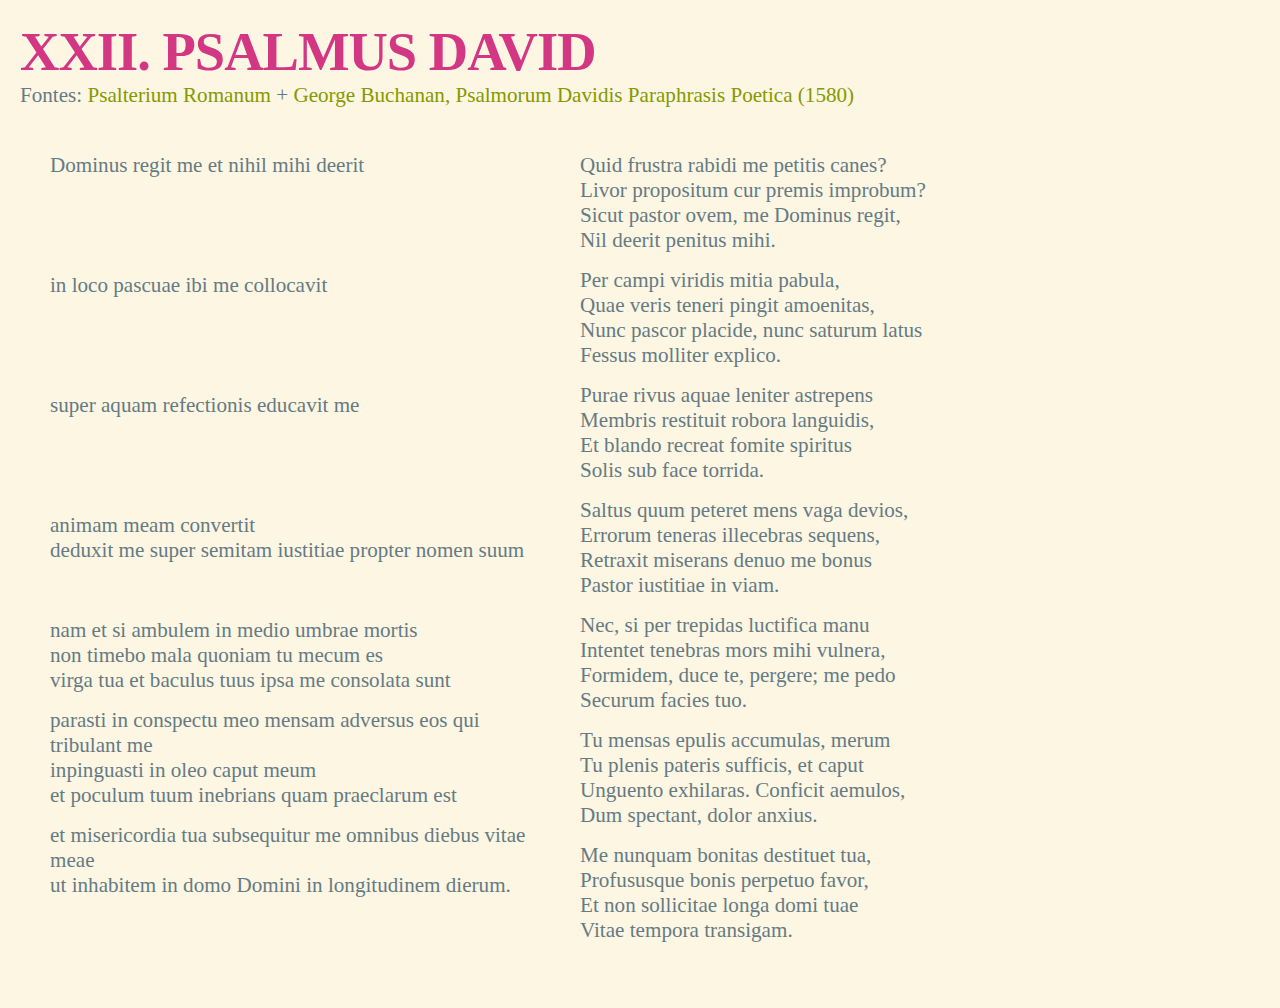
<file: ps22.html>
<!DOCTYPE html>
<html>

<head>
	<meta charset="UTF-8">
	
	<title>XXII. PSALMUS DAVID</title>
	<meta name="keywords" content="Psalms, Latin language, parallel text, paraphrasis, Latin poetry, poetic language, Neo-Latin poetry" />
	<meta name="description" content="Psalm 22 in Jerome's Latin translation and Buchanan's Neo-Latin paraphrasis from 1580." />
	<meta name="author" content="Neven Jovanović, Department of Classical Philology, Faculty of Humanities and Social Sciences" />
	<meta name="revised" content="Neven Jovanović, Department of Classical Philology, Faculty of Humanities and Social Sciences, 2017-01-16" />
	<link rel="stylesheet" href="style.css">
	
	<script src="http://ajax.googleapis.com/ajax/libs/jquery/1.7.1/jquery.min.js"></script>
	<script src="jquery.mousewheel.js"></script>
	<script>
	$(function(){
		$("#page-wrap").wrapInner("<table cellspacing='30'><tr>");
		$(".post").wrap("<td></td>");
		$("body").mousewheel(function(event, delta) {
			this.scrollLeft -= (delta * 30);
			event.preventDefault();
		});   
	});
	</script>
</head>

<body>
	
	<h1>XXII. PSALMUS DAVID</h1>
	<p>Fontes: <a href="http://www.liberpsalmorum.info/Psalterium%20Romanum.html">Psalterium Romanum</a> + <a href="http://www.philological.bham.ac.uk/buchpsalms/text1.html">George Buchanan, Psalmorum Davidis Paraphrasis Poetica (1580)</a></p>
	<div id="page-wrap">
		
		<div class="post">

		  <p>
		    Dominus regit me et nihil mihi deerit</p>
		  <p>&nbsp;</p><p>&nbsp;</p><p>
in loco pascuae ibi me collocavit<br/></p>
		  <p>&nbsp;</p><p>&nbsp;</p><p>
super aquam refectionis educavit me<br/></p>
		  <p>&nbsp;</p><p>&nbsp;</p><p>
animam meam convertit<br/>
deduxit me super semitam iustitiae propter nomen suum<br/></p>
		  <p>&nbsp;</p><p>
nam et si ambulem in medio umbrae mortis<br/>
non timebo mala quoniam tu mecum es<br/>
virga tua et baculus tuus ipsa me consolata sunt</p>
<p>parasti in conspectu meo mensam adversus eos qui tribulant me<br/>
inpinguasti in oleo caput meum<br/>
et poculum tuum inebrians quam praeclarum est<br/></p>
<p>
et misericordia tua subsequitur me omnibus diebus vitae meae<br/>
ut inhabitem in domo Domini in longitudinem dierum.</p>
			

		</div>
		
		<div class="post">

		  <p>    Quid frustra rabidi me petitis canes?<br/>
    Livor propositum cur premis improbum?<br/>
    Sicut pastor ovem, me Dominus regit,<br/>
		    Nil deerit penitus mihi.</p>

    <p>Per campi viridis mitia pabula,<br/>
    Quae veris teneri pingit amoenitas,<br/>
    Nunc pascor placide, nunc saturum latus<br/>
      Fessus molliter explico.</p>
<p>
    Purae rivus aquae leniter astrepens<br/>
    Membris restituit robora languidis,<br/>
    Et blando recreat fomite spiritus<br/>
    Solis sub face torrida.</p>
<p>
    Saltus quum peteret mens vaga devios,<br/>
    Errorum teneras illecebras sequens,<br/>
    Retraxit miserans denuo me bonus<br/>
    Pastor iustitiae in viam.</p>
<p>
    Nec, si per trepidas luctifica manu<br/>
    Intentet tenebras mors mihi vulnera,<br/>
    Formidem, duce te, pergere; me pedo<br/>
    Securum facies tuo.</p>
<p>
    Tu mensas epulis accumulas, merum<br/>
    Tu plenis pateris sufficis, et caput<br/>
    Unguento exhilaras. Conficit aemulos,<br/>
    Dum spectant, dolor anxius.
<p>
    Me nunquam bonitas destituet tua,<br/>
    Profususque bonis perpetuo favor,<br/>
    Et non sollicitae longa domi tuae<br/>
    Vitae tempora transigam.

</p>
		</div>
		
	</div>
	
</body>

</html>
</file>
<file: style.css>
/*
	RESET & BASIC SETUP
*/

* {
	margin: 0; 
	padding: 0; 
}

body { 
    font-size: 1.1em;
    font-family: Palatino,"Palatino Linotype","Palatino LT STD","Book Antiqua",Georgia,serif;
    background: #fdf6e3;
    color: #657b83;
    padding: 20px;
}

tr { 
	vertical-align: top;
}

td:nth-child(even) {
    padding-right: 50px;
}

/*
	STRUCTURE
*/
.post { 
	width: 500px; 
}


/*
	TYPOGRAPHY
*/
p { font-size: 1.2em; margin: 0 0 15px 0; }
s { display:block; font-size: 1.2em; margin: 0 0 15px 0; text-decoration:none; }
.highlight {
    background-color: #eee8d5;
}

h1 { font-size: 3.1em;
     letter-spacing: -1px; color: #d33682; }
h2 { font-size: 2.1em;
     letter-spacing: -1px; color: #d33682; }
a { color: #859900;
    text-decoration: none;
  }
a:hover { color: #ccc; }
</file>
